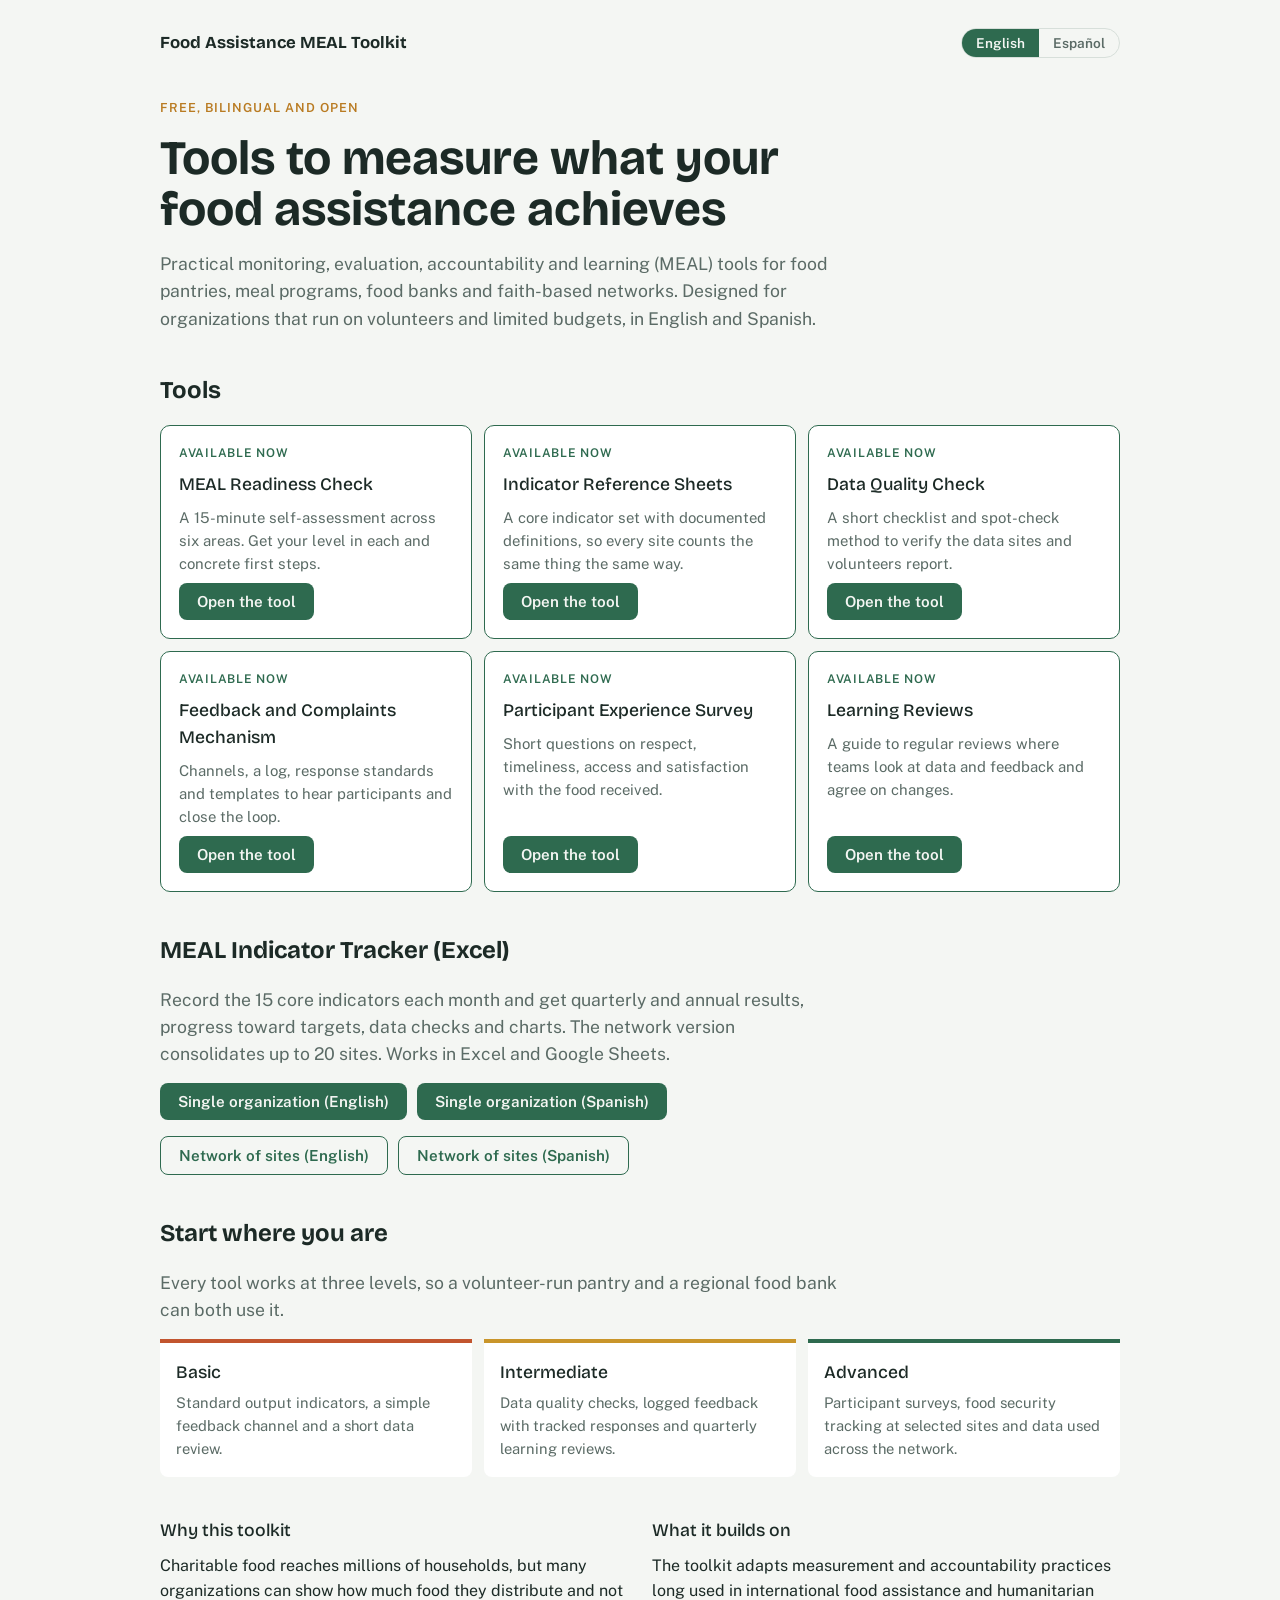
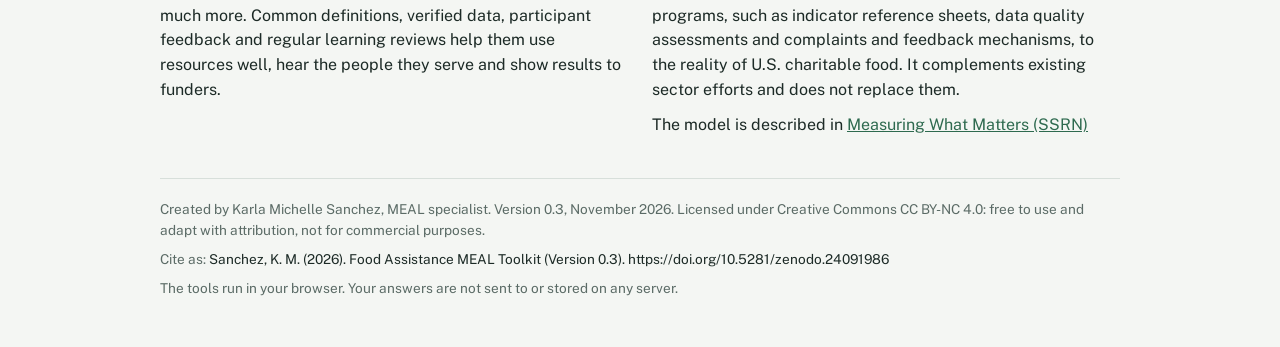
<file: index.html>
<!doctype html>
<html lang="en">
<head>
<meta charset="utf-8">
<meta name="viewport" content="width=device-width, initial-scale=1, viewport-fit=cover">
<title>Food Assistance MEAL Toolkit</title>
<meta name="description" content="Free, bilingual tools for monitoring, evaluation, accountability and learning (MEAL) in food pantries, meal programs, food banks and faith-based networks.">
<meta name="author" content="Karla Michelle Sanchez">
<meta name="claude:viewport-fit-sides" content="cover">
<link rel="preconnect" href="https://fonts.googleapis.com">
<link rel="stylesheet" href="https://fonts.googleapis.com/css2?family=Bricolage+Grotesque:opsz,wght@12..96,500;12..96,700&family=Public+Sans:wght@400;500;600&display=swap">
<style>
body{margin:0}[hidden]{display:none!important}img{max-width:100%}
/* Layout: a toolkit shelf. Intro, then the modules as a grid of tool cards, then how the tiers work, then authorship. */
:root{
  --bg:#f4f6f3; --surface:#ffffff; --fg:#1c2a26; --muted:#5b6b66; --line:#d7dfda;
  --accent:#2e6a4f; --accent-soft:#e3efe8; --grain:#b97b22;
  --t1:#c2552f; --t2:#c9952a; --t3:#2e6a4f;
  --display:"Bricolage Grotesque", "Segoe UI", system-ui, sans-serif;
  --body:"Public Sans", "Segoe UI", system-ui, sans-serif;
}
@media (prefers-color-scheme: dark){:root:not([data-theme="light"]){
  --bg:#121a18; --surface:#1a2522; --fg:#e6ece9; --muted:#9aaba5; --line:#2c3a36;
  --accent:#6cc09a; --accent-soft:#1f352c; --grain:#e0a94e;
  --t1:#e07a55; --t2:#e2b453; --t3:#6cc09a; color-scheme:dark }}
:root[data-theme="dark"]{
  --bg:#121a18; --surface:#1a2522; --fg:#e6ece9; --muted:#9aaba5; --line:#2c3a36;
  --accent:#6cc09a; --accent-soft:#1f352c; --grain:#e0a94e;
  --t1:#e07a55; --t2:#e2b453; --t3:#6cc09a; color-scheme:dark }
body{background:var(--bg);color:var(--fg);font-family:var(--body);font-size:16px;line-height:1.55}
.wrap{max-width:960px;margin:0 auto;padding-block:28px 48px;
  padding-left:max(16px, env(safe-area-inset-left, 0px));padding-right:max(16px, env(safe-area-inset-right, 0px));
  display:flex;flex-direction:column;gap:40px}
header{display:flex;justify-content:space-between;align-items:center;gap:12px;flex-wrap:wrap}
.brand{font-family:var(--display);font-weight:700;font-size:1.05rem}
.lang{display:flex;border:1px solid var(--line);border-radius:999px;overflow:hidden}
.lang button{border:0;background:transparent;color:var(--muted);padding:6px 14px;font:600 .85rem var(--body);cursor:pointer}
.lang button[aria-pressed="true"]{background:var(--accent);color:var(--bg)}
:focus-visible{outline:3px solid var(--grain);outline-offset:2px}
h1{font-family:var(--display);font-weight:700;font-size:clamp(2rem,5.5vw,3rem);line-height:1.05;margin:0;text-wrap:balance;max-width:20ch}
h2{font-family:var(--display);font-weight:700;font-size:1.5rem;margin:0;text-wrap:balance}
h3{font-family:var(--display);font-weight:500;font-size:1.1rem;margin:0}
p{margin:0}
.hero{display:flex;flex-direction:column;gap:16px}
.lede{font-size:1.1rem;color:var(--muted);max-width:62ch}
.eyebrow{font-size:.78rem;font-weight:600;letter-spacing:.08em;text-transform:uppercase;color:var(--grain)}
section{display:flex;flex-direction:column;gap:16px}
.grid{display:grid;grid-template-columns:repeat(auto-fill,minmax(270px,1fr));gap:12px}
.tool{display:flex;flex-direction:column;gap:8px;padding:18px;border:1px solid var(--line);border-radius:10px;background:var(--bg);min-width:0}
.tool.live{background:var(--surface);border-color:var(--accent)}
.tool .status{font-size:.75rem;font-weight:600;letter-spacing:.06em;text-transform:uppercase;color:var(--muted)}
.tool.live .status{color:var(--accent)}
.tool p{font-size:.93rem;color:var(--muted)}
.tool .ws{font-size:.8rem;color:var(--grain);font-weight:600}
.btn{align-self:flex-start;margin-top:auto;font:600 .95rem var(--body);padding:10px 18px;border-radius:8px;background:var(--accent);color:var(--bg);text-decoration:none}
.tiers{display:grid;grid-template-columns:repeat(3,minmax(0,1fr));gap:12px}
.tier{padding:16px;border-top:4px solid;background:var(--surface);border-radius:0 0 8px 8px;display:flex;flex-direction:column;gap:6px}
.tier p{font-size:.92rem;color:var(--muted)}
.cols{display:grid;grid-template-columns:repeat(2,minmax(0,1fr));gap:24px}
.cols p{max-width:62ch}
footer{font-size:.85rem;color:var(--muted);display:flex;flex-direction:column;gap:8px;border-top:1px solid var(--line);padding-top:20px}
footer a,.cols a{color:var(--accent)}
cite{font-style:normal;user-select:all;color:var(--fg)}
@media (max-width:640px){.tiers,.cols{grid-template-columns:1fr}}
</style>
</head>
<body>
<div class="wrap">
  <header>
    <span class="brand">Food Assistance MEAL Toolkit</span>
    <div class="lang" role="group" aria-label="Language">
      <button id="lang-en" type="button">English</button>
      <button id="lang-es" type="button">Español</button>
    </div>
  </header>

  <div class="hero">
    <p class="eyebrow" data-t="kicker"></p>
    <h1 data-t="title"></h1>
    <p class="lede" data-t="lede"></p>
  </div>

  <section>
    <h2 data-t="toolsH"></h2>
    <div class="grid" id="tools"></div>
  </section>

  <section>
    <h2 data-t="dlH"></h2>
    <p class="lede" data-t="dlP"></p>
    <div style="display:flex;gap:10px;flex-wrap:wrap">
      <a class="btn" href="tools/MEAL-Indicator-Tracker-EN.xlsx" style="margin-top:0" data-t="dlSingleEn"></a>
      <a class="btn" href="tools/MEAL-Indicator-Tracker-ES.xlsx" style="margin-top:0" data-t="dlSingleEs"></a>
    </div>
    <div style="display:flex;gap:10px;flex-wrap:wrap">
      <a class="btn" href="tools/MEAL-Indicator-Tracker-Network-EN.xlsx" style="margin-top:0;background:transparent;color:var(--accent);border:1px solid var(--accent)" data-t="dlNetEn"></a>
      <a class="btn" href="tools/MEAL-Indicator-Tracker-Network-ES.xlsx" style="margin-top:0;background:transparent;color:var(--accent);border:1px solid var(--accent)" data-t="dlNetEs"></a>
    </div>
  </section>

  <section>
    <h2 data-t="tiersH"></h2>
    <p class="lede" data-t="tiersP"></p>
    <div class="tiers" id="tiers"></div>
  </section>

  <section class="cols">
    <div style="display:flex;flex-direction:column;gap:10px">
      <h3 data-t="whyH"></h3>
      <p data-t="whyP"></p>
    </div>
    <div style="display:flex;flex-direction:column;gap:10px">
      <h3 data-t="buildH"></h3>
      <p data-t="buildP"></p>
      <p><span data-t="paper"></span> <a href="https://papers.ssrn.com/sol3/papers.cfm?abstract_id=7667399" target="_blank" rel="noopener">Measuring What Matters (SSRN)</a></p>
    </div>
  </section>

  <footer>
    <p data-t="credit"></p>
    <p><span data-t="citeas"></span> <cite>Sanchez, K. M. (2026). Food Assistance MEAL Toolkit (Version 0.3). https://doi.org/10.5281/zenodo.24091986</cite></p>
    <p data-t="privacy"></p>
  </footer>
</div>

<script>
const T={
 en:{kicker:"Free, bilingual and open",
  title:"Tools to measure what your food assistance achieves",
  lede:"Practical monitoring, evaluation, accountability and learning (MEAL) tools for food pantries, meal programs, food banks and faith-based networks. Designed for organizations that run on volunteers and limited budgets, in English and Spanish.",
  dlH:"MEAL Indicator Tracker (Excel)",dlP:"Record the 15 core indicators each month and get quarterly and annual results, progress toward targets, data checks and charts. The network version consolidates up to 20 sites. Works in Excel and Google Sheets.",dlSingleEn:"Single organization (English)",dlSingleEs:"Single organization (Spanish)",dlNetEn:"Network of sites (English)",dlNetEs:"Network of sites (Spanish)",
  toolsH:"Tools",live:"Available now",soon:"Coming soon",open:"Open the tool",
  tiersH:"Start where you are",
  tiersP:"Every tool works at three levels, so a volunteer-run pantry and a regional food bank can both use it.",
  whyH:"Why this toolkit",
  whyP:"Charitable food reaches millions of households, but many organizations can show how much food they distribute and not much more. Common definitions, verified data, participant feedback and regular learning reviews help them use resources well, hear the people they serve and show results to funders.",
  buildH:"What it builds on",
  buildP:"The toolkit adapts measurement and accountability practices long used in international food assistance and humanitarian programs, such as indicator reference sheets, data quality assessments and complaints and feedback mechanisms, to the reality of U.S. charitable food. It complements existing sector efforts and does not replace them.",
  paper:"The model is described in",
  credit:"Created by Karla Michelle Sanchez, MEAL specialist. Version 0.3, November 2026. Licensed under Creative Commons CC BY-NC 4.0: free to use and adapt with attribution, not for commercial purposes.",
  citeas:"Cite as:",
  privacy:"The tools run in your browser. Your answers are not sent to or stored on any server."},
 es:{kicker:"Gratis, bilingüe y abierto",
  title:"Herramientas para medir lo que logra su asistencia alimentaria",
  lede:"Herramientas prácticas de monitoreo, evaluación, rendición de cuentas y aprendizaje (MEAL) para despensas, comedores, bancos de alimentos y redes de fe. Diseñadas para organizaciones que funcionan con voluntarios y presupuestos limitados, en inglés y español.",
  dlH:"Registro de Indicadores MEAL (Excel)",dlP:"Registre los 15 indicadores básicos cada mes y obtenga resultados trimestrales y anuales, avance hacia las metas, verificaciones de datos y gráficos. La versión de red consolida hasta 20 sitios. Funciona en Excel y Google Sheets.",dlSingleEn:"Una organización (inglés)",dlSingleEs:"Una organización (español)",dlNetEn:"Red de sitios (inglés)",dlNetEs:"Red de sitios (español)",
  toolsH:"Herramientas",live:"Disponible",soon:"Próximamente",open:"Abrir la herramienta",
  tiersH:"Empiece donde está",
  tiersP:"Cada herramienta funciona en tres niveles, para que tanto una despensa de voluntarios como un banco de alimentos regional puedan usarla.",
  whyH:"Por qué este toolkit",
  whyP:"La asistencia alimentaria caritativa llega a millones de hogares, pero muchas organizaciones solo pueden mostrar cuánta comida distribuyen. Definiciones comunes, datos verificados, retroalimentación de los participantes y revisiones periódicas les ayudan a usar bien los recursos, escuchar a las personas que atienden y mostrar resultados a sus donantes.",
  buildH:"En qué se basa",
  buildP:"El toolkit adapta prácticas de medición y rendición de cuentas usadas por años en la asistencia alimentaria internacional y los programas humanitarios, como las fichas de indicadores, las evaluaciones de calidad de datos y los mecanismos de quejas y retroalimentación, a la realidad de la asistencia alimentaria caritativa en EE.UU. Complementa los esfuerzos existentes del sector y no los reemplaza.",
  paper:"El modelo se describe en",
  credit:"Creado por Karla Michelle Sanchez, especialista MEAL. Versión 0.3, noviembre 2026. Licencia Creative Commons CC BY-NC 4.0: puede usarse y adaptarse citando a la autora, sin fines comerciales.",
  citeas:"Cítese como:",
  privacy:"Las herramientas funcionan en su navegador. Sus respuestas no se envían ni se guardan en ningún servidor."}
};
const TOOLS=[
 {live:true,href:"self-assessment.html",en:["MEAL Readiness Check","A 15-minute self-assessment across six areas. Get your level in each and concrete first steps."],es:["Diagnóstico de Capacidad MEAL","Autoevaluación de 15 minutos en seis áreas. Obtenga su nivel en cada una y primeros pasos concretos."]},
 {live:true,href:"indicators.html",en:["Indicator Reference Sheets","A core indicator set with documented definitions, so every site counts the same thing the same way."],es:["Fichas de Indicadores","Un conjunto básico de indicadores con definiciones documentadas, para que todos los sitios cuenten lo mismo de la misma forma."]},
 {live:true,href:"data-quality.html",en:["Data Quality Check","A short checklist and spot-check method to verify the data sites and volunteers report."],es:["Verificación de Calidad de Datos","Una lista corta y un método de verificación por muestreo de los datos que reportan sitios y voluntarios."]},
 {live:true,href:"feedback.html",en:["Feedback and Complaints Mechanism","Channels, a log, response standards and templates to hear participants and close the loop."],es:["Mecanismo de Quejas y Retroalimentación","Canales, registro, tiempos de respuesta y plantillas para escuchar a los participantes y cerrar el ciclo."]},
 {live:true,href:"survey.html",en:["Participant Experience Survey","Short questions on respect, timeliness, access and satisfaction with the food received."],es:["Encuesta de Experiencia de Participantes","Preguntas cortas sobre trato digno, puntualidad, acceso y satisfacción con los alimentos recibidos."]},
 {live:true,href:"learning-reviews.html",en:["Learning Reviews","A guide to regular reviews where teams look at data and feedback and agree on changes."],es:["Revisiones de Aprendizaje","Una guía para revisiones periódicas donde los equipos analizan datos y opiniones y acuerdan cambios."]}
];
const TIERS={en:[["Basic","Standard output indicators, a simple feedback channel and a short data review."],["Intermediate","Data quality checks, logged feedback with tracked responses and quarterly learning reviews."],["Advanced","Participant surveys, food security tracking at selected sites and data used across the network."]],
 es:[["Básico","Indicadores de producto estándar, un canal sencillo de opinión y una revisión corta de datos."],["Intermedio","Verificación de calidad de datos, opiniones registradas con seguimiento y revisiones trimestrales."],["Avanzado","Encuestas a participantes, seguimiento de seguridad alimentaria en sitios seleccionados y datos usados en toda la red."]]};
const COLORS=["var(--t1)","var(--t2)","var(--t3)"];
let lang="en";
try{const l=localStorage.getItem("fam-lang");if(l==="en"||l==="es")lang=l;}catch(e){}
const esc=s=>String(s).replace(/[&<>"]/g,c=>({"&":"&amp;","<":"&lt;",">":"&gt;",'"':"&quot;"}[c]));
function render(){
  document.documentElement.lang=lang;
  document.querySelectorAll("[data-t]").forEach(el=>el.textContent=T[lang][el.dataset.t]);
  document.getElementById("lang-en").setAttribute("aria-pressed",lang==="en");
  document.getElementById("lang-es").setAttribute("aria-pressed",lang==="es");
  document.getElementById("tools").innerHTML=TOOLS.map((t,i)=>`<article class="tool ${t.live?"live":""}">
    <span class="status">${t.live?T[lang].live:T[lang].soon}</span>
    <h3>${esc(t[lang][0])}</h3><p>${esc(t[lang][1])}</p>
    ${t.live?`<a class="btn" href="${t.href}">${T[lang].open}</a>`:""}</article>`).join("");
  document.getElementById("tiers").innerHTML=TIERS[lang].map((t,i)=>`<div class="tier" style="border-top-color:${COLORS[i]}"><h3>${t[0]}</h3><p>${t[1]}</p></div>`).join("");
}
function setLang(l){lang=l;try{localStorage.setItem("fam-lang",l);}catch(e){}render();}
document.getElementById("lang-en").onclick=()=>setLang("en");
document.getElementById("lang-es").onclick=()=>setLang("es");
render();
</script>
</body>
</html>
</file>
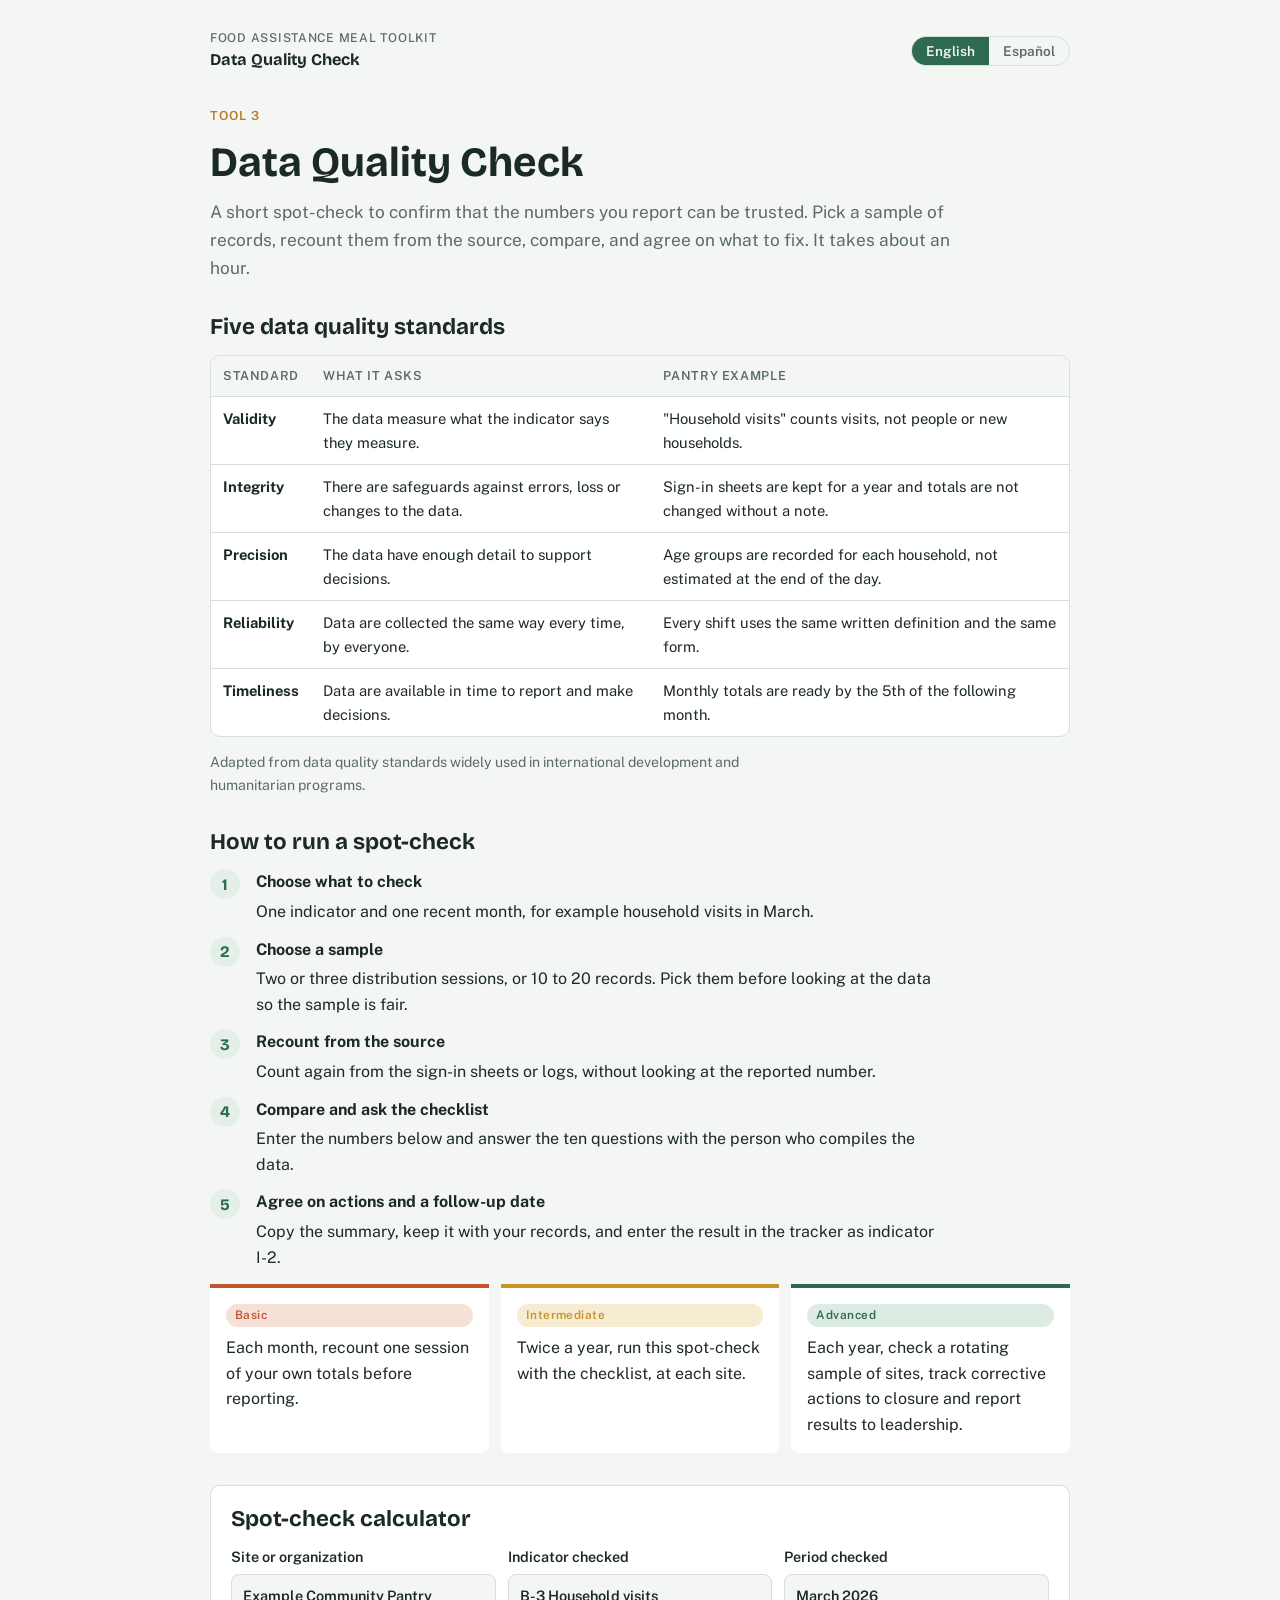
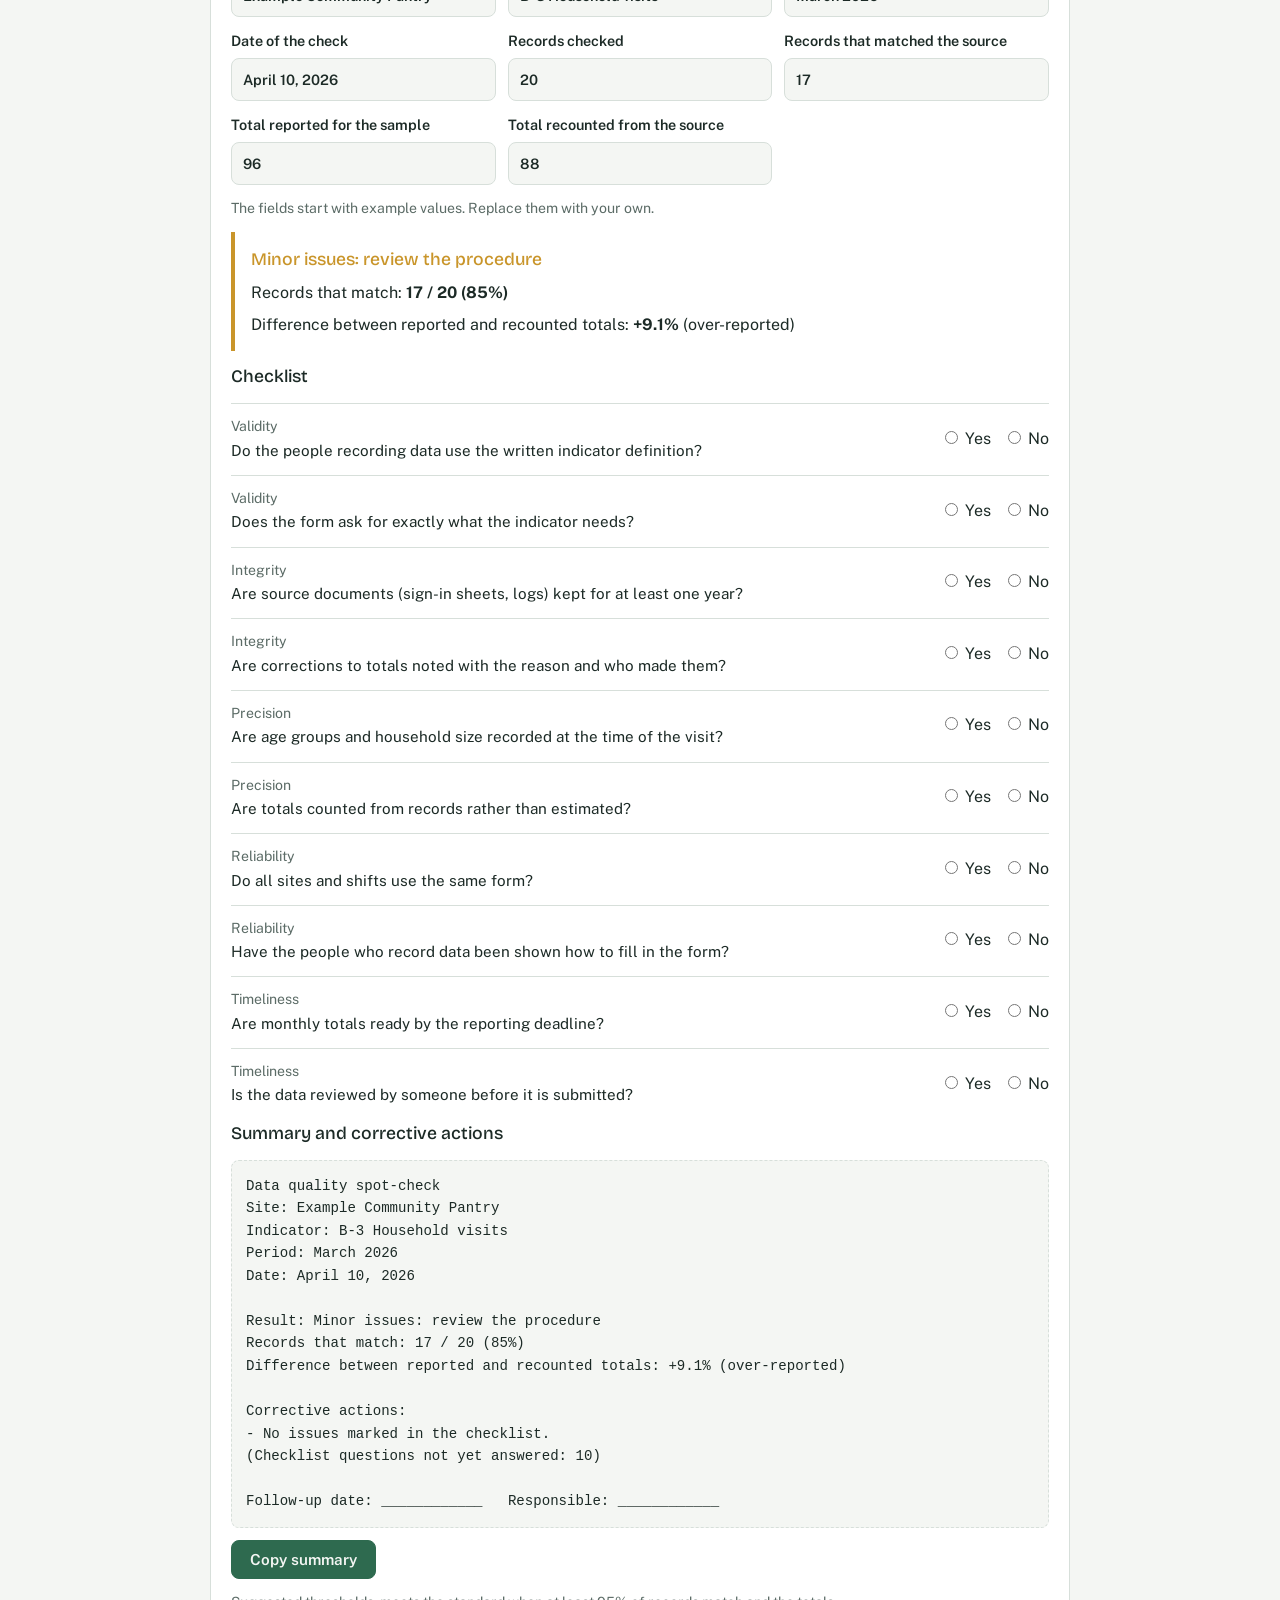
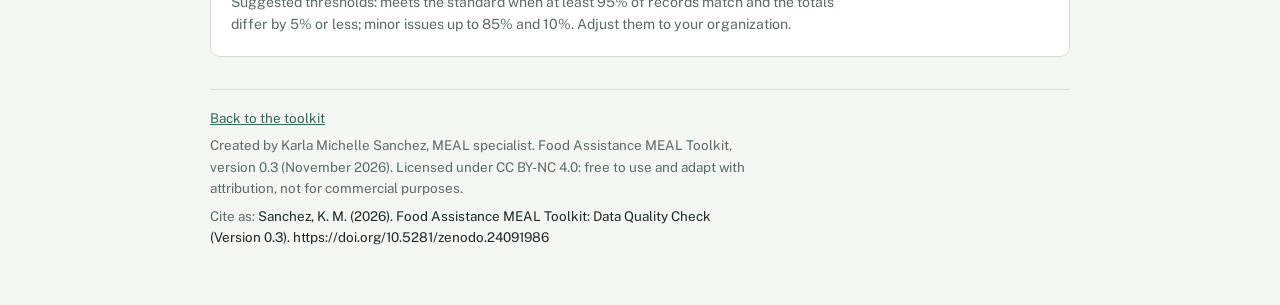
<file: data-quality.html>
<!doctype html>
<html lang="en" data-lang="en">
<head>
<meta charset="utf-8">
<meta name="viewport" content="width=device-width, initial-scale=1, viewport-fit=cover">
<title data-en="Data Quality Check" data-es="Verificación de Calidad de Datos">Data Quality Check</title>
<meta name="author" content="Karla Michelle Sanchez">
<meta name="claude:viewport-fit-sides" content="cover">
<link rel="preconnect" href="https://fonts.googleapis.com">
<link rel="stylesheet" href="https://fonts.googleapis.com/css2?family=Bricolage+Grotesque:opsz,wght@12..96,500;12..96,700&family=Public+Sans:wght@400;500;600&display=swap">
<link rel="stylesheet" href="assets/toolkit.css">
<script src="assets/toolkit.js"></script>
</head>
<body>
<div class="wrap">
  <header class="top">
    <a class="brand" href="index.html"><small>Food Assistance MEAL Toolkit</small><span class="en">Data Quality Check</span><span class="es">Verificación de Calidad de Datos</span></a>
    <div class="lang" role="group" aria-label="Language">
      <button id="lang-en" type="button">English</button>
      <button id="lang-es" type="button">Español</button>
    </div>
  </header>
  <main style="display:flex;flex-direction:column;gap:32px">

<div class="hero">
  <p class="eyebrow"><span class="en">Tool 3</span><span class="es">Herramienta 3</span></p>
  <h1><span class="en">Data Quality Check</span><span class="es">Verificación de Calidad de Datos</span></h1>
  <p class="lede"><span class="en">A short spot-check to confirm that the numbers you report can be trusted. Pick a sample of records, recount them from the source, compare, and agree on what to fix. It takes about an hour.</span><span class="es">Una verificación corta por muestreo para confirmar que se puede confiar en los números que reporta. Elija una muestra de registros, vuelva a contarlos desde la fuente, compare y acuerde qué corregir. Toma alrededor de una hora.</span></p>
</div>

<section>
  <h2><span class="en">Five data quality standards</span><span class="es">Cinco estándares de calidad de datos</span></h2>
  <div class="tablewrap"><table>
    <thead><tr><th><span class="en">Standard</span><span class="es">Estándar</span></th><th><span class="en">What it asks</span><span class="es">Qué pide</span></th><th><span class="en">Pantry example</span><span class="es">Ejemplo en una despensa</span></th></tr></thead>
    <tbody><tr><td><strong><span class="en">Validity</span><span class="es">Validez</span></strong></td><td><span class="en">The data measure what the indicator says they measure.</span><span class="es">Los datos miden lo que el indicador dice que mide.</span></td><td><span class="en">"Household visits" counts visits, not people or new households.</span><span class="es">"Visitas de hogares" cuenta visitas, no personas ni hogares nuevos.</span></td></tr><tr><td><strong><span class="en">Integrity</span><span class="es">Integridad</span></strong></td><td><span class="en">There are safeguards against errors, loss or changes to the data.</span><span class="es">Hay salvaguardas contra errores, pérdida o cambios en los datos.</span></td><td><span class="en">Sign-in sheets are kept for a year and totals are not changed without a note.</span><span class="es">Las hojas de firmas se guardan un año y los totales no se cambian sin una nota.</span></td></tr><tr><td><strong><span class="en">Precision</span><span class="es">Precisión</span></strong></td><td><span class="en">The data have enough detail to support decisions.</span><span class="es">Los datos tienen el detalle suficiente para decidir.</span></td><td><span class="en">Age groups are recorded for each household, not estimated at the end of the day.</span><span class="es">Los grupos de edad se registran por hogar, no se estiman al final del día.</span></td></tr><tr><td><strong><span class="en">Reliability</span><span class="es">Confiabilidad</span></strong></td><td><span class="en">Data are collected the same way every time, by everyone.</span><span class="es">Los datos se recolectan de la misma forma siempre y por todos.</span></td><td><span class="en">Every shift uses the same written definition and the same form.</span><span class="es">Todos los turnos usan la misma definición escrita y el mismo formulario.</span></td></tr><tr><td><strong><span class="en">Timeliness</span><span class="es">Puntualidad</span></strong></td><td><span class="en">Data are available in time to report and make decisions.</span><span class="es">Los datos están disponibles a tiempo para reportar y decidir.</span></td><td><span class="en">Monthly totals are ready by the 5th of the following month.</span><span class="es">Los totales mensuales están listos el día 5 del mes siguiente.</span></td></tr></tbody></table></div>
  <p class="note"><span class="en">Adapted from data quality standards widely used in international development and humanitarian programs.</span><span class="es">Adaptado de estándares de calidad de datos ampliamente usados en programas de desarrollo internacional y humanitarios.</span></p>
</section>

<section>
  <h2><span class="en">How to run a spot-check</span><span class="es">Cómo hacer una verificación</span></h2>
  <ol class="steps">
    <li><div><strong><span class="en">Choose what to check</span><span class="es">Elija qué verificar</span></strong><p><span class="en">One indicator and one recent month, for example household visits in March.</span><span class="es">Un indicador y un mes reciente, por ejemplo visitas de hogares en marzo.</span></p></div></li>
    <li><div><strong><span class="en">Choose a sample</span><span class="es">Elija una muestra</span></strong><p><span class="en">Two or three distribution sessions, or 10 to 20 records. Pick them before looking at the data so the sample is fair.</span><span class="es">Dos o tres sesiones de distribución, o 10 a 20 registros. Elíjalos antes de ver los datos para que la muestra sea justa.</span></p></div></li>
    <li><div><strong><span class="en">Recount from the source</span><span class="es">Vuelva a contar desde la fuente</span></strong><p><span class="en">Count again from the sign-in sheets or logs, without looking at the reported number.</span><span class="es">Cuente de nuevo desde las hojas de firmas o bitácoras, sin mirar el número reportado.</span></p></div></li>
    <li><div><strong><span class="en">Compare and ask the checklist</span><span class="es">Compare y responda la lista</span></strong><p><span class="en">Enter the numbers below and answer the ten questions with the person who compiles the data.</span><span class="es">Ingrese los números abajo y responda las diez preguntas con la persona que compila los datos.</span></p></div></li>
    <li><div><strong><span class="en">Agree on actions and a follow-up date</span><span class="es">Acuerde acciones y una fecha de seguimiento</span></strong><p><span class="en">Copy the summary, keep it with your records, and enter the result in the tracker as indicator I-2.</span><span class="es">Copie el resumen, guárdelo con sus registros y anote el resultado en el registro como indicador I-2.</span></p></div></li>
  </ol>
  <div class="tiers">
    <div class="tier b"><span class="chip b"><span class="en">Basic</span><span class="es">Básico</span></span><p><span class="en">Each month, recount one session of your own totals before reporting.</span><span class="es">Cada mes, vuelva a contar una sesión de sus propios totales antes de reportar.</span></p></div>
    <div class="tier i"><span class="chip i"><span class="en">Intermediate</span><span class="es">Intermedio</span></span><p><span class="en">Twice a year, run this spot-check with the checklist, at each site.</span><span class="es">Dos veces al año, haga esta verificación con la lista, en cada sitio.</span></p></div>
    <div class="tier a"><span class="chip a"><span class="en">Advanced</span><span class="es">Avanzado</span></span><p><span class="en">Each year, check a rotating sample of sites, track corrective actions to closure and report results to leadership.</span><span class="es">Cada año, verifique una muestra rotativa de sitios, dé seguimiento a las acciones hasta cerrarlas y reporte los resultados a la dirección.</span></p></div>
  </div>
</section>

<section class="panel no-print-break">
  <h2><span class="en">Spot-check calculator</span><span class="es">Calculadora de verificación</span></h2>
  <div class="grid2">
    <label class="f" for="site"><span class="en">Site or organization</span><span class="es">Sitio u organización</span><input type="text" id="site" value="Example Community Pantry"></label>
    <label class="f" for="ind"><span class="en">Indicator checked</span><span class="es">Indicador verificado</span><input type="text" id="ind" value="B-3 Household visits"></label>
    <label class="f" for="period"><span class="en">Period checked</span><span class="es">Período verificado</span><input type="text" id="period" value="March 2026"></label>
    <label class="f" for="date"><span class="en">Date of the check</span><span class="es">Fecha de la verificación</span><input type="text" id="date" value="April 10, 2026"></label>
    <label class="f" for="n"><span class="en">Records checked</span><span class="es">Registros verificados</span><input type="number" id="n" min="0" value="20"></label>
    <label class="f" for="m"><span class="en">Records that matched the source</span><span class="es">Registros que coinciden con la fuente</span><input type="number" id="m" min="0" value="17"></label>
    <label class="f" for="rep"><span class="en">Total reported for the sample</span><span class="es">Total reportado para la muestra</span><input type="number" id="rep" min="0" value="96"></label>
    <label class="f" for="ver"><span class="en">Total recounted from the source</span><span class="es">Total recontado desde la fuente</span><input type="number" id="ver" min="0" value="88"></label>
  </div>
  <p class="note"><span class="en">The fields start with example values. Replace them with your own.</span><span class="es">Los campos tienen valores de ejemplo. Reemplácelos con los suyos.</span></p>
  <div id="result" class="callout" aria-live="polite"></div>
  <h3><span class="en">Checklist</span><span class="es">Lista de verificación</span></h3>
  <div class="chk" role="radiogroup" aria-labelledby="cl0" style="display:grid;grid-template-columns:minmax(0,1fr) auto;gap:10px;align-items:center;border-top:1px solid var(--line);padding-top:10px">
  <p id="cl0" style="font-size:.95rem"><span class="note"><span class="en">Validity</span><span class="es">Validez</span></span><br><span class="en">Do the people recording data use the written indicator definition?</span><span class="es">¿Las personas que registran datos usan la definición escrita del indicador?</span></p>
  <div style="display:flex;gap:12px"><label for="c0y"><input type="radio" id="c0y" name="c0" value="1"> <span class="en">Yes</span><span class="es">Sí</span></label><label for="c0n"><input type="radio" id="c0n" name="c0" value="0"> <span class="en">No</span><span class="es">No</span></label></div>
</div><div class="chk" role="radiogroup" aria-labelledby="cl1" style="display:grid;grid-template-columns:minmax(0,1fr) auto;gap:10px;align-items:center;border-top:1px solid var(--line);padding-top:10px">
  <p id="cl1" style="font-size:.95rem"><span class="note"><span class="en">Validity</span><span class="es">Validez</span></span><br><span class="en">Does the form ask for exactly what the indicator needs?</span><span class="es">¿El formulario pide exactamente lo que el indicador necesita?</span></p>
  <div style="display:flex;gap:12px"><label for="c1y"><input type="radio" id="c1y" name="c1" value="1"> <span class="en">Yes</span><span class="es">Sí</span></label><label for="c1n"><input type="radio" id="c1n" name="c1" value="0"> <span class="en">No</span><span class="es">No</span></label></div>
</div><div class="chk" role="radiogroup" aria-labelledby="cl2" style="display:grid;grid-template-columns:minmax(0,1fr) auto;gap:10px;align-items:center;border-top:1px solid var(--line);padding-top:10px">
  <p id="cl2" style="font-size:.95rem"><span class="note"><span class="en">Integrity</span><span class="es">Integridad</span></span><br><span class="en">Are source documents (sign-in sheets, logs) kept for at least one year?</span><span class="es">¿Se guardan los documentos fuente (hojas de firmas, bitácoras) al menos un año?</span></p>
  <div style="display:flex;gap:12px"><label for="c2y"><input type="radio" id="c2y" name="c2" value="1"> <span class="en">Yes</span><span class="es">Sí</span></label><label for="c2n"><input type="radio" id="c2n" name="c2" value="0"> <span class="en">No</span><span class="es">No</span></label></div>
</div><div class="chk" role="radiogroup" aria-labelledby="cl3" style="display:grid;grid-template-columns:minmax(0,1fr) auto;gap:10px;align-items:center;border-top:1px solid var(--line);padding-top:10px">
  <p id="cl3" style="font-size:.95rem"><span class="note"><span class="en">Integrity</span><span class="es">Integridad</span></span><br><span class="en">Are corrections to totals noted with the reason and who made them?</span><span class="es">¿Las correcciones a los totales se anotan con el motivo y quién las hizo?</span></p>
  <div style="display:flex;gap:12px"><label for="c3y"><input type="radio" id="c3y" name="c3" value="1"> <span class="en">Yes</span><span class="es">Sí</span></label><label for="c3n"><input type="radio" id="c3n" name="c3" value="0"> <span class="en">No</span><span class="es">No</span></label></div>
</div><div class="chk" role="radiogroup" aria-labelledby="cl4" style="display:grid;grid-template-columns:minmax(0,1fr) auto;gap:10px;align-items:center;border-top:1px solid var(--line);padding-top:10px">
  <p id="cl4" style="font-size:.95rem"><span class="note"><span class="en">Precision</span><span class="es">Precisión</span></span><br><span class="en">Are age groups and household size recorded at the time of the visit?</span><span class="es">¿Los grupos de edad y el tamaño del hogar se registran en el momento de la visita?</span></p>
  <div style="display:flex;gap:12px"><label for="c4y"><input type="radio" id="c4y" name="c4" value="1"> <span class="en">Yes</span><span class="es">Sí</span></label><label for="c4n"><input type="radio" id="c4n" name="c4" value="0"> <span class="en">No</span><span class="es">No</span></label></div>
</div><div class="chk" role="radiogroup" aria-labelledby="cl5" style="display:grid;grid-template-columns:minmax(0,1fr) auto;gap:10px;align-items:center;border-top:1px solid var(--line);padding-top:10px">
  <p id="cl5" style="font-size:.95rem"><span class="note"><span class="en">Precision</span><span class="es">Precisión</span></span><br><span class="en">Are totals counted from records rather than estimated?</span><span class="es">¿Los totales se cuentan desde los registros y no se estiman?</span></p>
  <div style="display:flex;gap:12px"><label for="c5y"><input type="radio" id="c5y" name="c5" value="1"> <span class="en">Yes</span><span class="es">Sí</span></label><label for="c5n"><input type="radio" id="c5n" name="c5" value="0"> <span class="en">No</span><span class="es">No</span></label></div>
</div><div class="chk" role="radiogroup" aria-labelledby="cl6" style="display:grid;grid-template-columns:minmax(0,1fr) auto;gap:10px;align-items:center;border-top:1px solid var(--line);padding-top:10px">
  <p id="cl6" style="font-size:.95rem"><span class="note"><span class="en">Reliability</span><span class="es">Confiabilidad</span></span><br><span class="en">Do all sites and shifts use the same form?</span><span class="es">¿Todos los sitios y turnos usan el mismo formulario?</span></p>
  <div style="display:flex;gap:12px"><label for="c6y"><input type="radio" id="c6y" name="c6" value="1"> <span class="en">Yes</span><span class="es">Sí</span></label><label for="c6n"><input type="radio" id="c6n" name="c6" value="0"> <span class="en">No</span><span class="es">No</span></label></div>
</div><div class="chk" role="radiogroup" aria-labelledby="cl7" style="display:grid;grid-template-columns:minmax(0,1fr) auto;gap:10px;align-items:center;border-top:1px solid var(--line);padding-top:10px">
  <p id="cl7" style="font-size:.95rem"><span class="note"><span class="en">Reliability</span><span class="es">Confiabilidad</span></span><br><span class="en">Have the people who record data been shown how to fill in the form?</span><span class="es">¿Se ha enseñado a quienes registran datos cómo llenar el formulario?</span></p>
  <div style="display:flex;gap:12px"><label for="c7y"><input type="radio" id="c7y" name="c7" value="1"> <span class="en">Yes</span><span class="es">Sí</span></label><label for="c7n"><input type="radio" id="c7n" name="c7" value="0"> <span class="en">No</span><span class="es">No</span></label></div>
</div><div class="chk" role="radiogroup" aria-labelledby="cl8" style="display:grid;grid-template-columns:minmax(0,1fr) auto;gap:10px;align-items:center;border-top:1px solid var(--line);padding-top:10px">
  <p id="cl8" style="font-size:.95rem"><span class="note"><span class="en">Timeliness</span><span class="es">Puntualidad</span></span><br><span class="en">Are monthly totals ready by the reporting deadline?</span><span class="es">¿Los totales mensuales están listos para la fecha de reporte?</span></p>
  <div style="display:flex;gap:12px"><label for="c8y"><input type="radio" id="c8y" name="c8" value="1"> <span class="en">Yes</span><span class="es">Sí</span></label><label for="c8n"><input type="radio" id="c8n" name="c8" value="0"> <span class="en">No</span><span class="es">No</span></label></div>
</div><div class="chk" role="radiogroup" aria-labelledby="cl9" style="display:grid;grid-template-columns:minmax(0,1fr) auto;gap:10px;align-items:center;border-top:1px solid var(--line);padding-top:10px">
  <p id="cl9" style="font-size:.95rem"><span class="note"><span class="en">Timeliness</span><span class="es">Puntualidad</span></span><br><span class="en">Is the data reviewed by someone before it is submitted?</span><span class="es">¿Alguien revisa los datos antes de enviarlos?</span></p>
  <div style="display:flex;gap:12px"><label for="c9y"><input type="radio" id="c9y" name="c9" value="1"> <span class="en">Yes</span><span class="es">Sí</span></label><label for="c9n"><input type="radio" id="c9n" name="c9" value="0"> <span class="en">No</span><span class="es">No</span></label></div>
</div>
  <h3><span class="en">Summary and corrective actions</span><span class="es">Resumen y acciones correctivas</span></h3>
  <div id="summary" class="template"></div>
  <div class="actions no-print"><button class="btn" id="copy" type="button"><span class="en">Copy summary</span><span class="es">Copiar resumen</span></button><span class="note" id="copymsg" role="status"></span></div>
  <p class="note"><span class="en">Suggested thresholds: meets the standard when at least 95% of records match and the totals differ by 5% or less; minor issues up to 85% and 10%. Adjust them to your organization.</span><span class="es">Umbrales sugeridos: cumple el estándar cuando al menos 95% de los registros coinciden y los totales difieren 5% o menos; problemas menores hasta 85% y 10%. Ajústelos a su organización.</span></p>
</section>

  </main>
  <footer>
    <p><span class="en"><a href="index.html">Back to the toolkit</a></span><span class="es"><a href="index.html">Volver al toolkit</a></span></p>
    <p><span class="en">Created by Karla Michelle Sanchez, MEAL specialist. Food Assistance MEAL Toolkit, version 0.3 (November 2026). Licensed under CC BY-NC 4.0: free to use and adapt with attribution, not for commercial purposes.</span><span class="es">Creado por Karla Michelle Sanchez, especialista MEAL. Food Assistance MEAL Toolkit, versión 0.3 (noviembre 2026). Licencia CC BY-NC 4.0: puede usarse y adaptarse citando a la autora, sin fines comerciales.</span></p>
    <p><span class="en">Cite as:</span><span class="es">Cítese como:</span> <cite>Sanchez, K. M. (2026). Food Assistance MEAL Toolkit: Data Quality Check (Version 0.3). https://doi.org/10.5281/zenodo.24091986</cite></p>
  </footer>
</div>
<script>
var ACTS = [{"en": "Share the reference sheet with every shift and review it in the next volunteer briefing.", "es": "Compartir la ficha con cada turno y repasarla en la próxima reunión de voluntarios.", "sen": "Validity", "ses": "Validez"}, {"en": "Adjust the sign-in sheet or intake form so it captures the indicator as defined.", "es": "Ajustar la hoja de firmas o el formulario para que capture el indicador como está definido.", "sen": "Validity", "ses": "Validez"}, {"en": "Set a storage place and a one-year retention rule for source documents.", "es": "Definir un lugar de archivo y una regla de conservación de un año para los documentos fuente.", "sen": "Integrity", "ses": "Integridad"}, {"en": "Add a corrections note to the monthly report: what changed, why and who changed it.", "es": "Agregar una nota de correcciones al reporte mensual: qué cambió, por qué y quién lo cambió.", "sen": "Integrity", "ses": "Integridad"}, {"en": "Add age-group columns to the sign-in sheet so volunteers record them at each visit.", "es": "Agregar columnas de edad a la hoja de firmas para que los voluntarios las anoten en cada visita.", "sen": "Precision", "ses": "Precisión"}, {"en": "Replace estimates with counts from sign-in sheets; if a count is not possible, mark the figure as an estimate.", "es": "Reemplazar estimaciones por conteos de las hojas de firmas; si no es posible, marcar la cifra como estimada.", "sen": "Precision", "ses": "Precisión"}, {"en": "Distribute one standard form and remove older versions.", "es": "Distribuir un formulario estándar y retirar las versiones anteriores.", "sen": "Reliability", "ses": "Confiabilidad"}, {"en": "Hold a 15-minute walkthrough of the form for new and current volunteers.", "es": "Hacer una explicación de 15 minutos del formulario para voluntarios nuevos y actuales.", "sen": "Reliability", "ses": "Confiabilidad"}, {"en": "Set an internal deadline a few days before the external one and name who compiles the data.", "es": "Fijar una fecha interna unos días antes de la externa y nombrar a quién compila los datos.", "sen": "Timeliness", "ses": "Puntualidad"}, {"en": "Name a reviewer who checks the monthly report against the sign-in sheets before submission.", "es": "Nombrar a una persona que revise el reporte mensual contra las hojas de firmas antes de enviarlo.", "sen": "Timeliness", "ses": "Puntualidad"}];
var L = {
 en:{match:"Records that match",diff:"Difference between reported and recounted totals",over:"over-reported",under:"under-reported",same:"no difference",
     ok:"Meets the standard",minor:"Minor issues: review the procedure",bad:"Needs corrective action",need:"Enter records checked and the two totals to see the result.",
     title:"Data quality spot-check",site:"Site",ind:"Indicator",period:"Period",date:"Date",result:"Result",issues:"Corrective actions",none:"No issues marked in the checklist.",
     pending:"Checklist questions not yet answered",follow:"Follow-up date: ____________   Responsible: ____________",copied:"Summary copied",fail:"Copy did not work. Select the text above instead."},
 es:{match:"Registros que coinciden",diff:"Diferencia entre el total reportado y el recontado",over:"sobrerreportado",under:"subrreportado",same:"sin diferencia",
     ok:"Cumple el estándar",minor:"Problemas menores: revisar el procedimiento",bad:"Requiere acción correctiva",need:"Ingrese los registros verificados y los dos totales para ver el resultado.",
     title:"Verificación de calidad de datos",site:"Sitio",ind:"Indicador",period:"Período",date:"Fecha",result:"Resultado",issues:"Acciones correctivas",none:"No se marcaron problemas en la lista.",
     pending:"Preguntas de la lista sin responder",follow:"Fecha de seguimiento: ____________   Responsable: ____________",copied:"Resumen copiado",fail:"No se pudo copiar. Seleccione el texto de arriba."}
};
function v(id){return document.getElementById(id).value;}
function num(id){var x=parseFloat(v(id));return isNaN(x)?null:x;}
function pct(x){return Math.round(x*100)+"%";}
function calc(){
  var t=L[window.FAM?FAM.lang():"en"], n=num("n"), m=num("m"), r=num("rep"), w=num("ver");
  var res=document.getElementById("result"), lines=[], verdict=null;
  if(!n||m===null||r===null||!w){res.innerHTML="<p>"+t.need+"</p>";}
  else{
    var rate=m/n, d=(r-w)/w, ad=Math.abs(d);
    verdict = (rate>=0.95&&ad<=0.05)?"ok":(rate>=0.85&&ad<=0.10)?"minor":"bad";
    var dir = d>0?t.over:d<0?t.under:t.same;
    var color = verdict==="ok"?"var(--t3)":verdict==="minor"?"var(--t2)":"var(--t1)";
    res.style.borderLeftColor=color;
    res.innerHTML="<h3 style='color:"+color+"'>"+t[verdict]+"</h3><p>"+t.match+": <strong>"+m+" / "+n+" ("+pct(rate)+")</strong></p><p>"+t.diff+": <strong>"+(d>0?"+":"")+Math.round(d*1000)/10+"%</strong> ("+dir+")</p>";
    lines.push(t.result+": "+t[verdict]);
    lines.push(t.match+": "+m+" / "+n+" ("+pct(rate)+")");
    lines.push(t.diff+": "+(d>0?"+":"")+Math.round(d*1000)/10+"% ("+dir+")");
  }
  var lang=window.FAM?FAM.lang():"en", issues=[], pending=0;
  ACTS.forEach(function(a,i){var c=document.querySelector('input[name="c'+i+'"]:checked'); if(!c)pending++; else if(c.value==="0")issues.push("- "+(lang==="en"?a.sen:a.ses)+": "+(lang==="en"?a.en:a.es));});
  var out=[t.title,t.site+": "+v("site"),t.ind+": "+v("ind"),t.period+": "+v("period"),t.date+": "+v("date"),""].concat(lines).concat(["",t.issues+":"]);
  out=out.concat(issues.length?issues:["- "+t.none]);
  if(pending)out.push("("+t.pending+": "+pending+")");
  out.push("",t.follow);
  document.getElementById("summary").textContent=out.join("\n");
}
document.addEventListener("input",calc);document.addEventListener("change",calc);document.addEventListener("langchange",calc);
document.getElementById("copy").addEventListener("click",function(){
  var t=L[FAM.lang()],msg=document.getElementById("copymsg"),txt=document.getElementById("summary").textContent;
  try{navigator.clipboard.writeText(txt).then(function(){msg.textContent=t.copied;},function(){msg.textContent=t.fail;});}catch(e){msg.textContent=t.fail;}
});
</script>
</body>
</html>
</file>
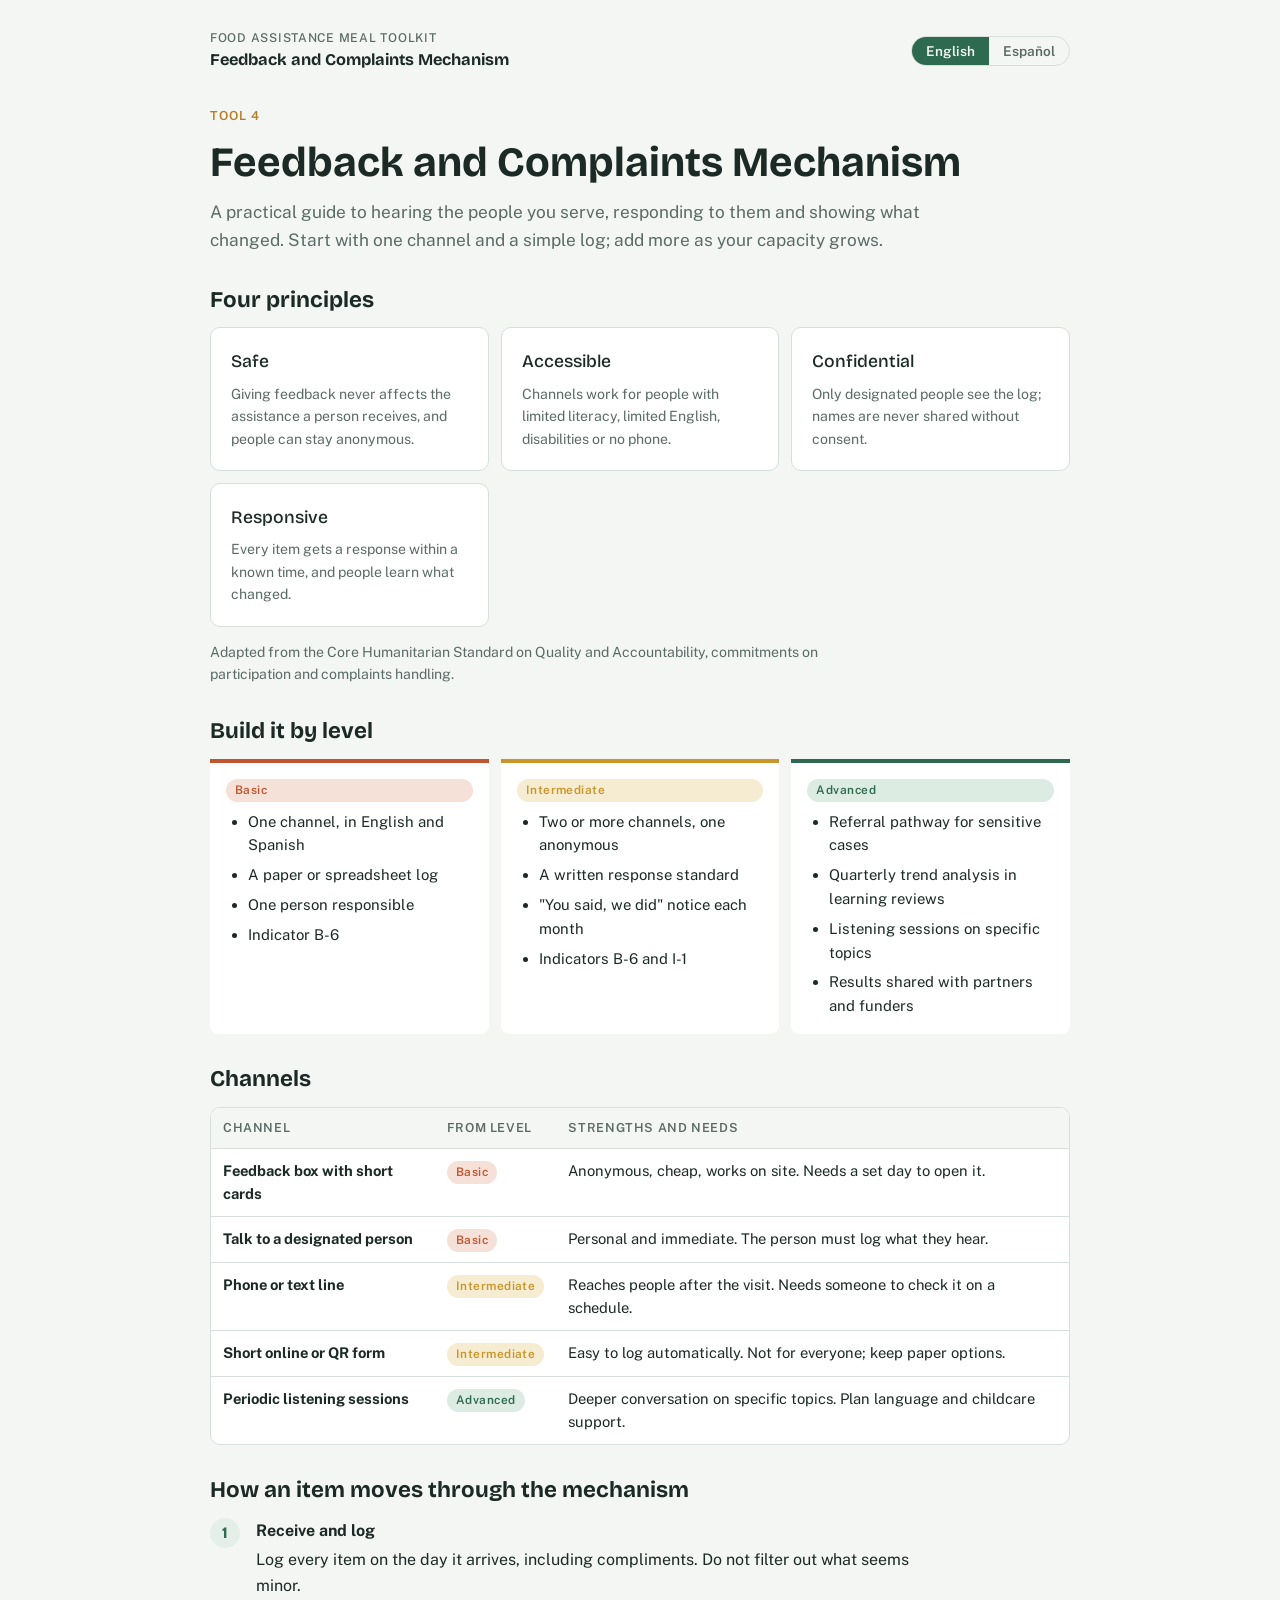
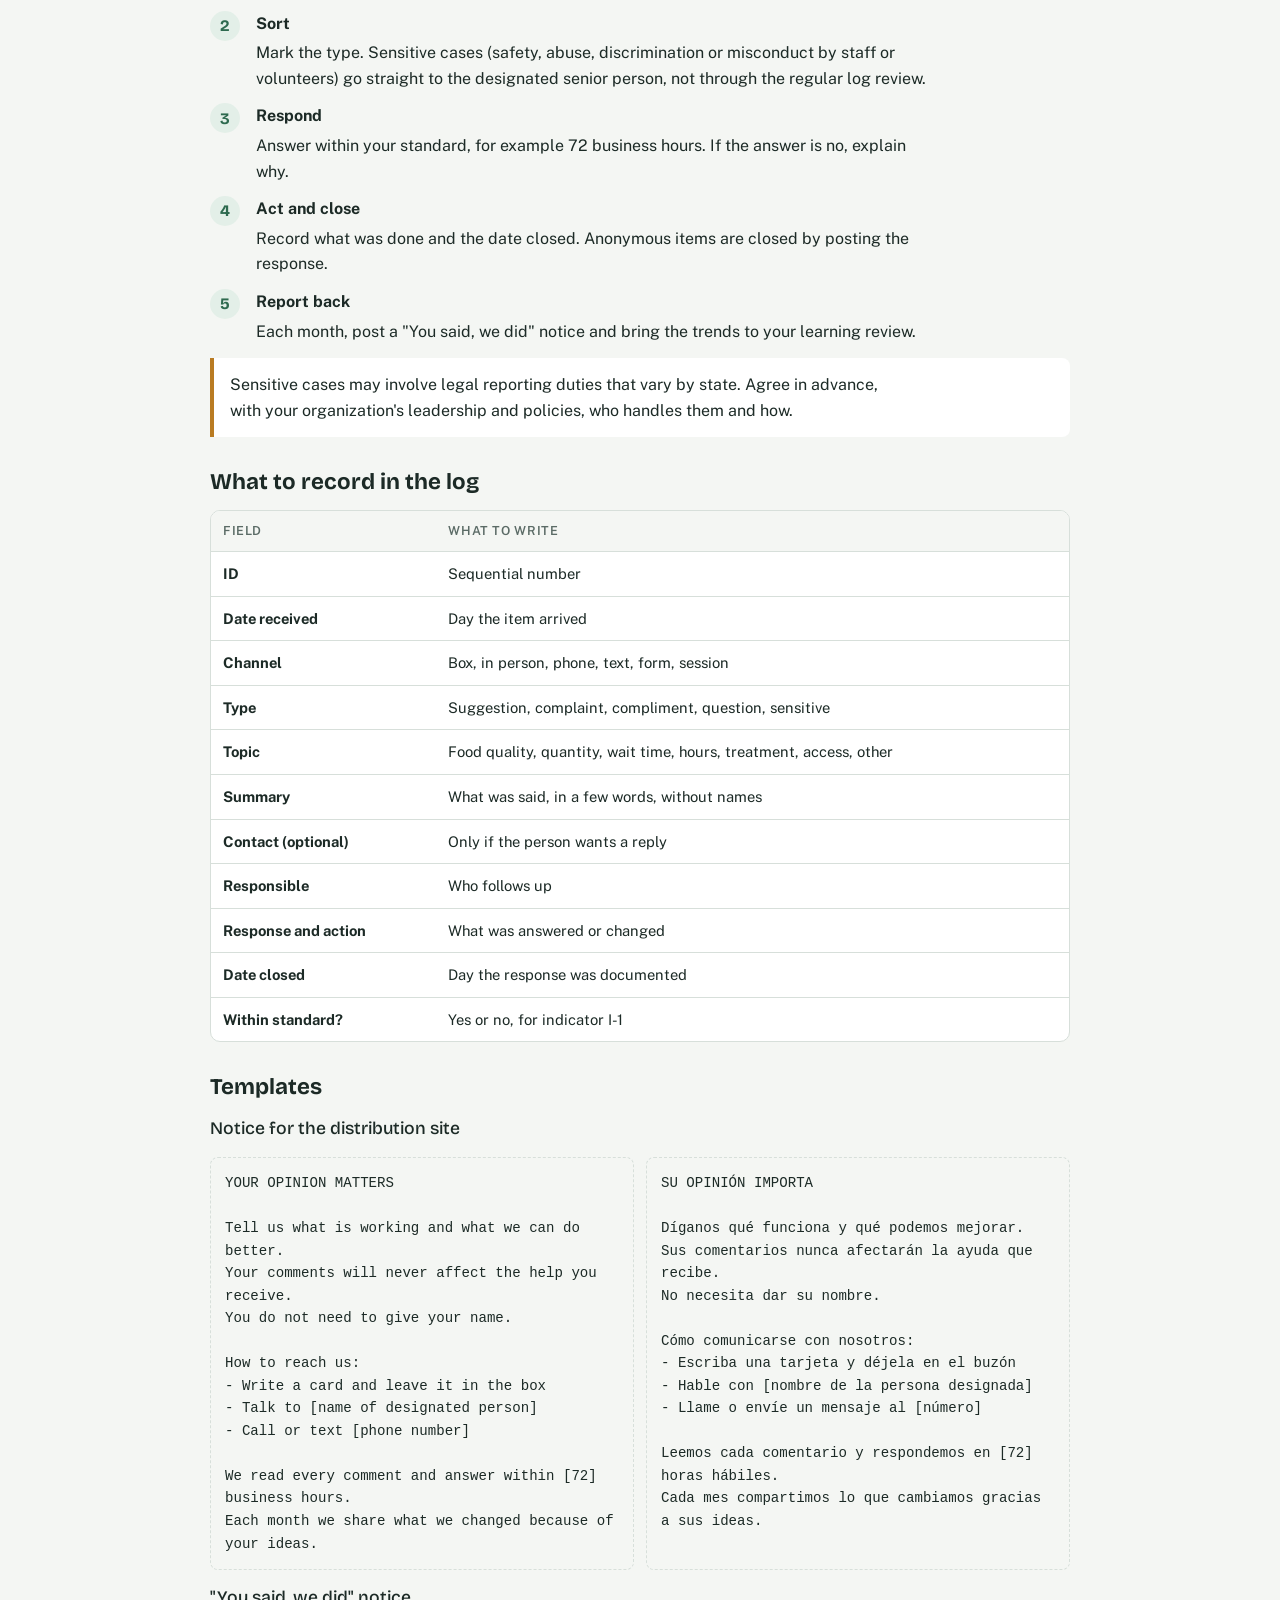
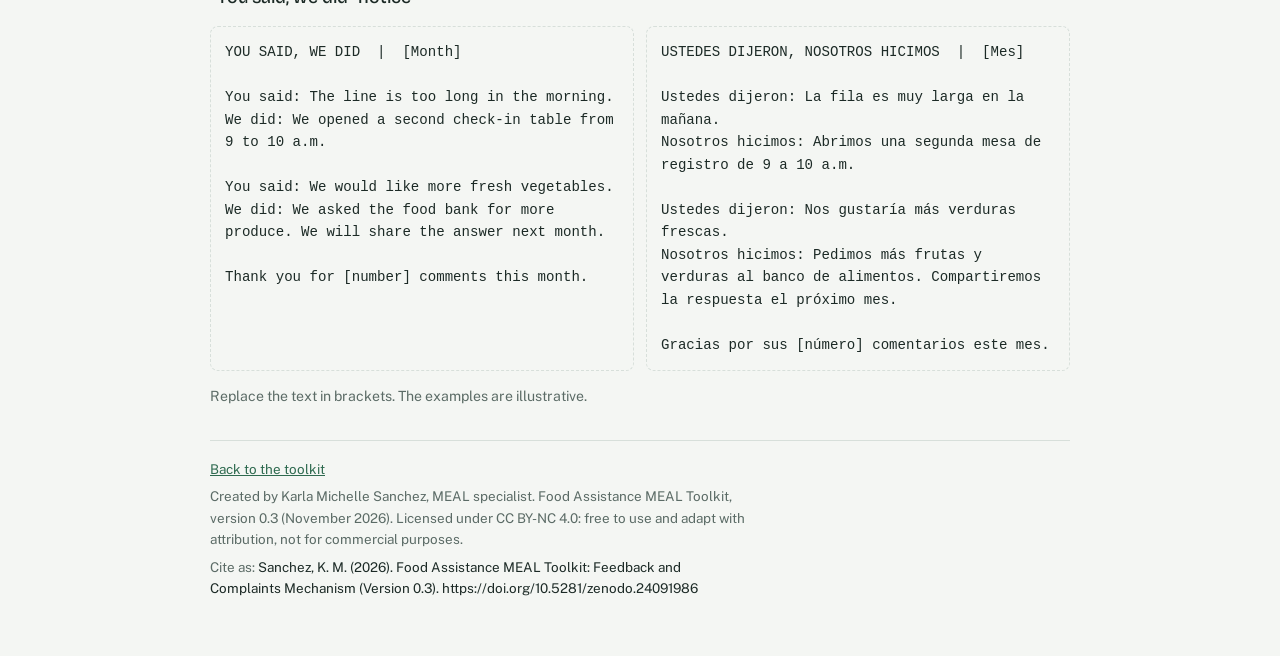
<file: feedback.html>
<!doctype html>
<html lang="en" data-lang="en">
<head>
<meta charset="utf-8">
<meta name="viewport" content="width=device-width, initial-scale=1, viewport-fit=cover">
<title data-en="Feedback and Complaints Mechanism" data-es="Mecanismo de Quejas y Retroalimentación">Feedback and Complaints Mechanism</title>
<meta name="author" content="Karla Michelle Sanchez">
<meta name="claude:viewport-fit-sides" content="cover">
<link rel="preconnect" href="https://fonts.googleapis.com">
<link rel="stylesheet" href="https://fonts.googleapis.com/css2?family=Bricolage+Grotesque:opsz,wght@12..96,500;12..96,700&family=Public+Sans:wght@400;500;600&display=swap">
<link rel="stylesheet" href="assets/toolkit.css">
<script src="assets/toolkit.js"></script>
</head>
<body>
<div class="wrap">
  <header class="top">
    <a class="brand" href="index.html"><small>Food Assistance MEAL Toolkit</small><span class="en">Feedback and Complaints Mechanism</span><span class="es">Mecanismo de Quejas y Retroalimentación</span></a>
    <div class="lang" role="group" aria-label="Language">
      <button id="lang-en" type="button">English</button>
      <button id="lang-es" type="button">Español</button>
    </div>
  </header>
  <main style="display:flex;flex-direction:column;gap:32px">

<div class="hero">
  <p class="eyebrow"><span class="en">Tool 4</span><span class="es">Herramienta 4</span></p>
  <h1><span class="en">Feedback and Complaints Mechanism</span><span class="es">Mecanismo de Quejas y Retroalimentación</span></h1>
  <p class="lede"><span class="en">A practical guide to hearing the people you serve, responding to them and showing what changed. Start with one channel and a simple log; add more as your capacity grows.</span><span class="es">Una guía práctica para escuchar a las personas que atiende, responderles y mostrar qué cambió. Empiece con un canal y un registro sencillo; agregue más a medida que crezca su capacidad.</span></p>
</div>

<section>
  <h2><span class="en">Four principles</span><span class="es">Cuatro principios</span></h2>
  <div class="grid2"><div class="panel" style="gap:6px"><h3><span class="en">Safe</span><span class="es">Seguro</span></h3><p class="note"><span class="en">Giving feedback never affects the assistance a person receives, and people can stay anonymous.</span><span class="es">Opinar nunca afecta la asistencia que recibe una persona, y se puede hacer de forma anónima.</span></p></div><div class="panel" style="gap:6px"><h3><span class="en">Accessible</span><span class="es">Accesible</span></h3><p class="note"><span class="en">Channels work for people with limited literacy, limited English, disabilities or no phone.</span><span class="es">Los canales funcionan para personas con poca lectoescritura, poco inglés, alguna discapacidad o sin teléfono.</span></p></div><div class="panel" style="gap:6px"><h3><span class="en">Confidential</span><span class="es">Confidencial</span></h3><p class="note"><span class="en">Only designated people see the log; names are never shared without consent.</span><span class="es">Solo personas designadas ven el registro; los nombres nunca se comparten sin consentimiento.</span></p></div><div class="panel" style="gap:6px"><h3><span class="en">Responsive</span><span class="es">Con respuesta</span></h3><p class="note"><span class="en">Every item gets a response within a known time, and people learn what changed.</span><span class="es">Cada caso recibe respuesta en un plazo conocido, y las personas saben qué cambió.</span></p></div></div>
  <p class="note"><span class="en">Adapted from the Core Humanitarian Standard on Quality and Accountability, commitments on participation and complaints handling.</span><span class="es">Adaptado de la Norma Humanitaria Esencial en materia de calidad y rendición de cuentas, compromisos sobre participación y gestión de quejas.</span></p>
</section>

<section>
  <h2><span class="en">Build it by level</span><span class="es">Constrúyalo por nivel</span></h2>
  <div class="tiers">
    <div class="tier b"><span class="chip b"><span class="en">Basic</span><span class="es">Básico</span></span><ul>
      <li><span class="en">One channel, in English and Spanish</span><span class="es">Un canal, en inglés y español</span></li>
      <li><span class="en">A paper or spreadsheet log</span><span class="es">Un registro en papel u hoja de cálculo</span></li>
      <li><span class="en">One person responsible</span><span class="es">Una persona responsable</span></li>
      <li><span class="en">Indicator B-6</span><span class="es">Indicador B-6</span></li></ul></div>
    <div class="tier i"><span class="chip i"><span class="en">Intermediate</span><span class="es">Intermedio</span></span><ul>
      <li><span class="en">Two or more channels, one anonymous</span><span class="es">Dos o más canales, uno anónimo</span></li>
      <li><span class="en">A written response standard</span><span class="es">Un plazo de respuesta escrito</span></li>
      <li><span class="en">"You said, we did" notice each month</span><span class="es">Aviso mensual "Ustedes dijeron, nosotros hicimos"</span></li>
      <li><span class="en">Indicators B-6 and I-1</span><span class="es">Indicadores B-6 e I-1</span></li></ul></div>
    <div class="tier a"><span class="chip a"><span class="en">Advanced</span><span class="es">Avanzado</span></span><ul>
      <li><span class="en">Referral pathway for sensitive cases</span><span class="es">Ruta de referencia para casos sensibles</span></li>
      <li><span class="en">Quarterly trend analysis in learning reviews</span><span class="es">Análisis trimestral de tendencias en las revisiones</span></li>
      <li><span class="en">Listening sessions on specific topics</span><span class="es">Sesiones de escucha sobre temas específicos</span></li>
      <li><span class="en">Results shared with partners and funders</span><span class="es">Resultados compartidos con aliados y donantes</span></li></ul></div>
  </div>
</section>

<section>
  <h2><span class="en">Channels</span><span class="es">Canales</span></h2>
  <div class="tablewrap"><table><thead><tr><th><span class="en">Channel</span><span class="es">Canal</span></th><th><span class="en">From level</span><span class="es">Desde el nivel</span></th><th><span class="en">Strengths and needs</span><span class="es">Fortalezas y requisitos</span></th></tr></thead><tbody><tr><td><strong><span class="en">Feedback box with short cards</span><span class="es">Buzón con tarjetas cortas</span></strong></td><td><span class="chip b"><span class="en">Basic</span><span class="es">Básico</span></span></td><td><span class="en">Anonymous, cheap, works on site. Needs a set day to open it.</span><span class="es">Anónimo, barato, funciona en el sitio. Requiere un día fijo para abrirlo.</span></td></tr><tr><td><strong><span class="en">Talk to a designated person</span><span class="es">Hablar con una persona designada</span></strong></td><td><span class="chip b"><span class="en">Basic</span><span class="es">Básico</span></span></td><td><span class="en">Personal and immediate. The person must log what they hear.</span><span class="es">Personal e inmediato. La persona debe registrar lo que escucha.</span></td></tr><tr><td><strong><span class="en">Phone or text line</span><span class="es">Línea de teléfono o mensajes</span></strong></td><td><span class="chip i"><span class="en">Intermediate</span><span class="es">Intermedio</span></span></td><td><span class="en">Reaches people after the visit. Needs someone to check it on a schedule.</span><span class="es">Llega a las personas después de la visita. Requiere que alguien la revise con horario.</span></td></tr><tr><td><strong><span class="en">Short online or QR form</span><span class="es">Formulario corto en línea o QR</span></strong></td><td><span class="chip i"><span class="en">Intermediate</span><span class="es">Intermedio</span></span></td><td><span class="en">Easy to log automatically. Not for everyone; keep paper options.</span><span class="es">Fácil de registrar automáticamente. No es para todos; mantenga opciones en papel.</span></td></tr><tr><td><strong><span class="en">Periodic listening sessions</span><span class="es">Sesiones periódicas de escucha</span></strong></td><td><span class="chip a"><span class="en">Advanced</span><span class="es">Avanzado</span></span></td><td><span class="en">Deeper conversation on specific topics. Plan language and childcare support.</span><span class="es">Conversación más profunda sobre temas específicos. Planifique apoyo de idioma y cuidado de niños.</span></td></tr></tbody></table></div>
</section>

<section>
  <h2><span class="en">How an item moves through the mechanism</span><span class="es">Cómo avanza un caso en el mecanismo</span></h2>
  <ol class="steps">
    <li><div><strong><span class="en">Receive and log</span><span class="es">Recibir y registrar</span></strong><p><span class="en">Log every item on the day it arrives, including compliments. Do not filter out what seems minor.</span><span class="es">Registre cada caso el día que llega, incluidas las felicitaciones. No descarte lo que parezca menor.</span></p></div></li>
    <li><div><strong><span class="en">Sort</span><span class="es">Clasificar</span></strong><p><span class="en">Mark the type. Sensitive cases (safety, abuse, discrimination or misconduct by staff or volunteers) go straight to the designated senior person, not through the regular log review.</span><span class="es">Marque el tipo. Los casos sensibles (seguridad, abuso, discriminación o mala conducta de personal o voluntarios) van directo a la persona designada de mayor responsabilidad, no a la revisión regular del registro.</span></p></div></li>
    <li><div><strong><span class="en">Respond</span><span class="es">Responder</span></strong><p><span class="en">Answer within your standard, for example 72 business hours. If the answer is no, explain why.</span><span class="es">Responda dentro de su plazo, por ejemplo 72 horas hábiles. Si la respuesta es no, explique por qué.</span></p></div></li>
    <li><div><strong><span class="en">Act and close</span><span class="es">Actuar y cerrar</span></strong><p><span class="en">Record what was done and the date closed. Anonymous items are closed by posting the response.</span><span class="es">Anote qué se hizo y la fecha de cierre. Los casos anónimos se cierran publicando la respuesta.</span></p></div></li>
    <li><div><strong><span class="en">Report back</span><span class="es">Informar</span></strong><p><span class="en">Each month, post a "You said, we did" notice and bring the trends to your learning review.</span><span class="es">Cada mes, publique el aviso "Ustedes dijeron, nosotros hicimos" y lleve las tendencias a su revisión de aprendizaje.</span></p></div></li>
  </ol>
  <div class="callout"><p><span class="en">Sensitive cases may involve legal reporting duties that vary by state. Agree in advance, with your organization's leadership and policies, who handles them and how.</span><span class="es">Los casos sensibles pueden implicar obligaciones legales de reporte que varían según el estado. Acuerde con anticipación, según la dirección y las políticas de su organización, quién los atiende y cómo.</span></p></div>
</section>

<section>
  <h2><span class="en">What to record in the log</span><span class="es">Qué anotar en el registro</span></h2>
  <div class="tablewrap"><table><thead><tr><th><span class="en">Field</span><span class="es">Campo</span></th><th><span class="en">What to write</span><span class="es">Qué escribir</span></th></tr></thead><tbody><tr><td><strong><span class="en">ID</span><span class="es">ID</span></strong></td><td><span class="en">Sequential number</span><span class="es">Número consecutivo</span></td></tr><tr><td><strong><span class="en">Date received</span><span class="es">Fecha de recepción</span></strong></td><td><span class="en">Day the item arrived</span><span class="es">Día en que llegó el caso</span></td></tr><tr><td><strong><span class="en">Channel</span><span class="es">Canal</span></strong></td><td><span class="en">Box, in person, phone, text, form, session</span><span class="es">Buzón, en persona, teléfono, mensaje, formulario, sesión</span></td></tr><tr><td><strong><span class="en">Type</span><span class="es">Tipo</span></strong></td><td><span class="en">Suggestion, complaint, compliment, question, sensitive</span><span class="es">Sugerencia, queja, felicitación, pregunta, sensible</span></td></tr><tr><td><strong><span class="en">Topic</span><span class="es">Tema</span></strong></td><td><span class="en">Food quality, quantity, wait time, hours, treatment, access, other</span><span class="es">Calidad, cantidad, tiempo de espera, horario, trato, acceso, otro</span></td></tr><tr><td><strong><span class="en">Summary</span><span class="es">Resumen</span></strong></td><td><span class="en">What was said, in a few words, without names</span><span class="es">Lo que se dijo, en pocas palabras, sin nombres</span></td></tr><tr><td><strong><span class="en">Contact (optional)</span><span class="es">Contacto (opcional)</span></strong></td><td><span class="en">Only if the person wants a reply</span><span class="es">Solo si la persona quiere respuesta</span></td></tr><tr><td><strong><span class="en">Responsible</span><span class="es">Responsable</span></strong></td><td><span class="en">Who follows up</span><span class="es">Quién da seguimiento</span></td></tr><tr><td><strong><span class="en">Response and action</span><span class="es">Respuesta y acción</span></strong></td><td><span class="en">What was answered or changed</span><span class="es">Qué se respondió o cambió</span></td></tr><tr><td><strong><span class="en">Date closed</span><span class="es">Fecha de cierre</span></strong></td><td><span class="en">Day the response was documented</span><span class="es">Día en que se documentó la respuesta</span></td></tr><tr><td><strong><span class="en">Within standard?</span><span class="es">¿Dentro del plazo?</span></strong></td><td><span class="en">Yes or no, for indicator I-1</span><span class="es">Sí o no, para el indicador I-1</span></td></tr></tbody></table></div>
</section>

<section>
  <h2><span class="en">Templates</span><span class="es">Plantillas</span></h2>
  <h3><span class="en">Notice for the distribution site</span><span class="es">Aviso para el sitio de distribución</span></h3>
  <div class="grid2"><div class="template">YOUR OPINION MATTERS

Tell us what is working and what we can do better.
Your comments will never affect the help you receive.
You do not need to give your name.

How to reach us:
- Write a card and leave it in the box
- Talk to [name of designated person]
- Call or text [phone number]

We read every comment and answer within [72] business hours.
Each month we share what we changed because of your ideas.</div><div class="template">SU OPINIÓN IMPORTA

Díganos qué funciona y qué podemos mejorar.
Sus comentarios nunca afectarán la ayuda que recibe.
No necesita dar su nombre.

Cómo comunicarse con nosotros:
- Escriba una tarjeta y déjela en el buzón
- Hable con [nombre de la persona designada]
- Llame o envíe un mensaje al [número]

Leemos cada comentario y respondemos en [72] horas hábiles.
Cada mes compartimos lo que cambiamos gracias a sus ideas.</div></div>
  <h3><span class="en">"You said, we did" notice</span><span class="es">Aviso "Ustedes dijeron, nosotros hicimos"</span></h3>
  <div class="grid2"><div class="template">YOU SAID, WE DID  |  [Month]

You said: The line is too long in the morning.
We did: We opened a second check-in table from 9 to 10 a.m.

You said: We would like more fresh vegetables.
We did: We asked the food bank for more produce. We will share the answer next month.

Thank you for [number] comments this month.</div><div class="template">USTEDES DIJERON, NOSOTROS HICIMOS  |  [Mes]

Ustedes dijeron: La fila es muy larga en la mañana.
Nosotros hicimos: Abrimos una segunda mesa de registro de 9 a 10 a.m.

Ustedes dijeron: Nos gustaría más verduras frescas.
Nosotros hicimos: Pedimos más frutas y verduras al banco de alimentos. Compartiremos la respuesta el próximo mes.

Gracias por sus [número] comentarios este mes.</div></div>
  <p class="note"><span class="en">Replace the text in brackets. The examples are illustrative.</span><span class="es">Reemplace el texto entre corchetes. Los ejemplos son ilustrativos.</span></p>
</section>

  </main>
  <footer>
    <p><span class="en"><a href="index.html">Back to the toolkit</a></span><span class="es"><a href="index.html">Volver al toolkit</a></span></p>
    <p><span class="en">Created by Karla Michelle Sanchez, MEAL specialist. Food Assistance MEAL Toolkit, version 0.3 (November 2026). Licensed under CC BY-NC 4.0: free to use and adapt with attribution, not for commercial purposes.</span><span class="es">Creado por Karla Michelle Sanchez, especialista MEAL. Food Assistance MEAL Toolkit, versión 0.3 (noviembre 2026). Licencia CC BY-NC 4.0: puede usarse y adaptarse citando a la autora, sin fines comerciales.</span></p>
    <p><span class="en">Cite as:</span><span class="es">Cítese como:</span> <cite>Sanchez, K. M. (2026). Food Assistance MEAL Toolkit: Feedback and Complaints Mechanism (Version 0.3). https://doi.org/10.5281/zenodo.24091986</cite></p>
  </footer>
</div>

</body>
</html>
</file>
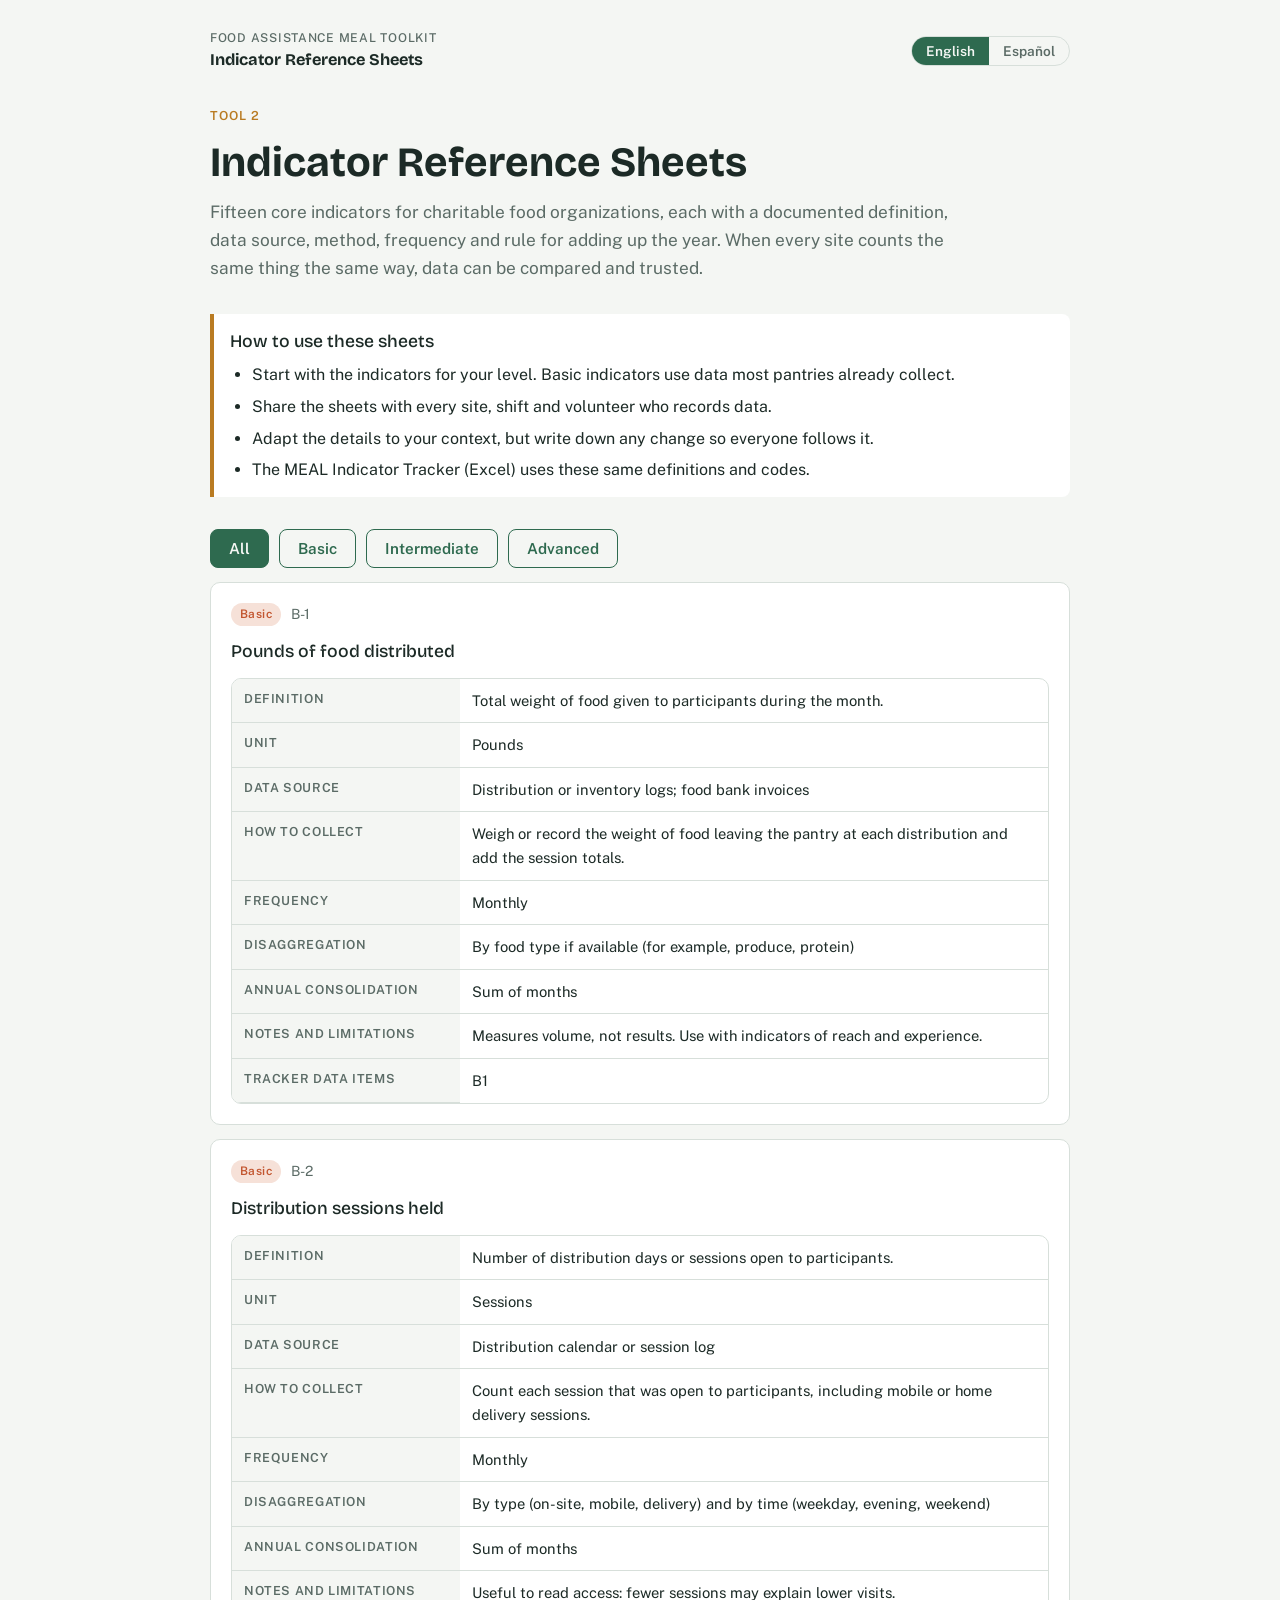
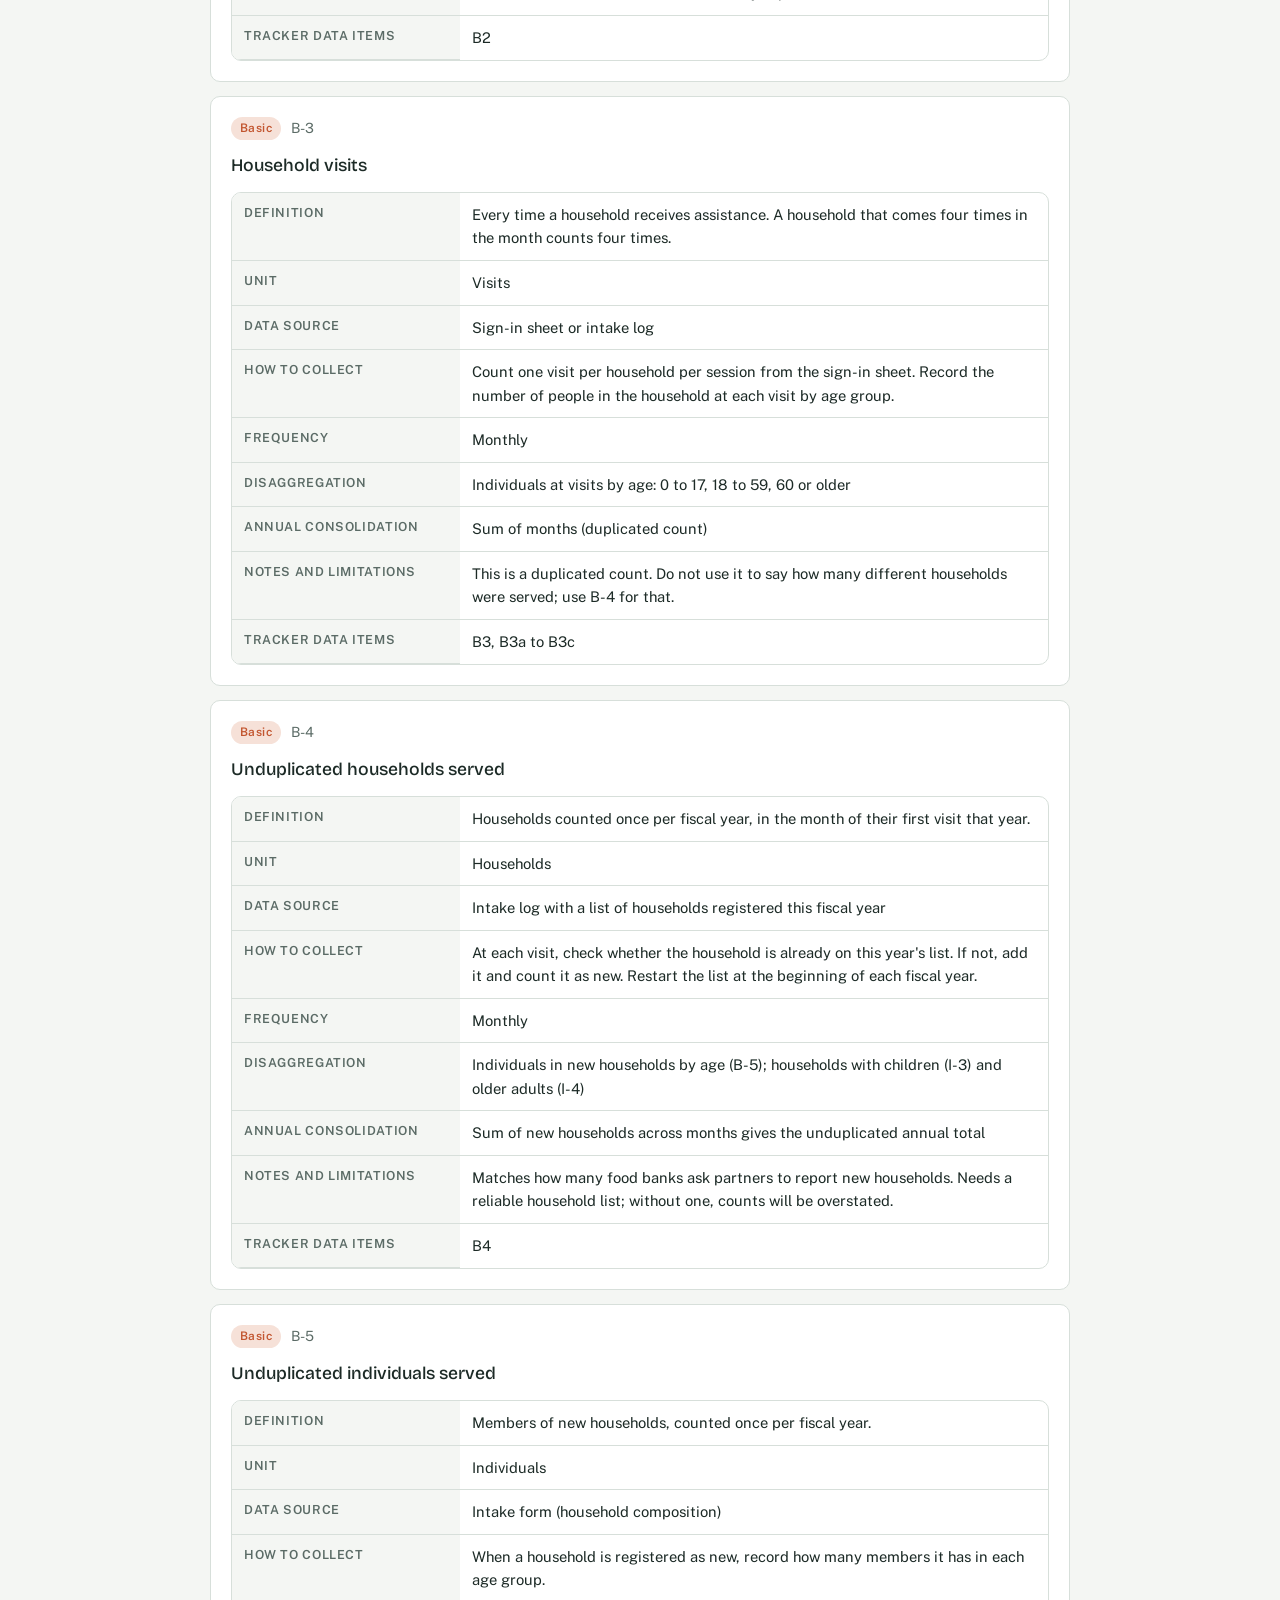
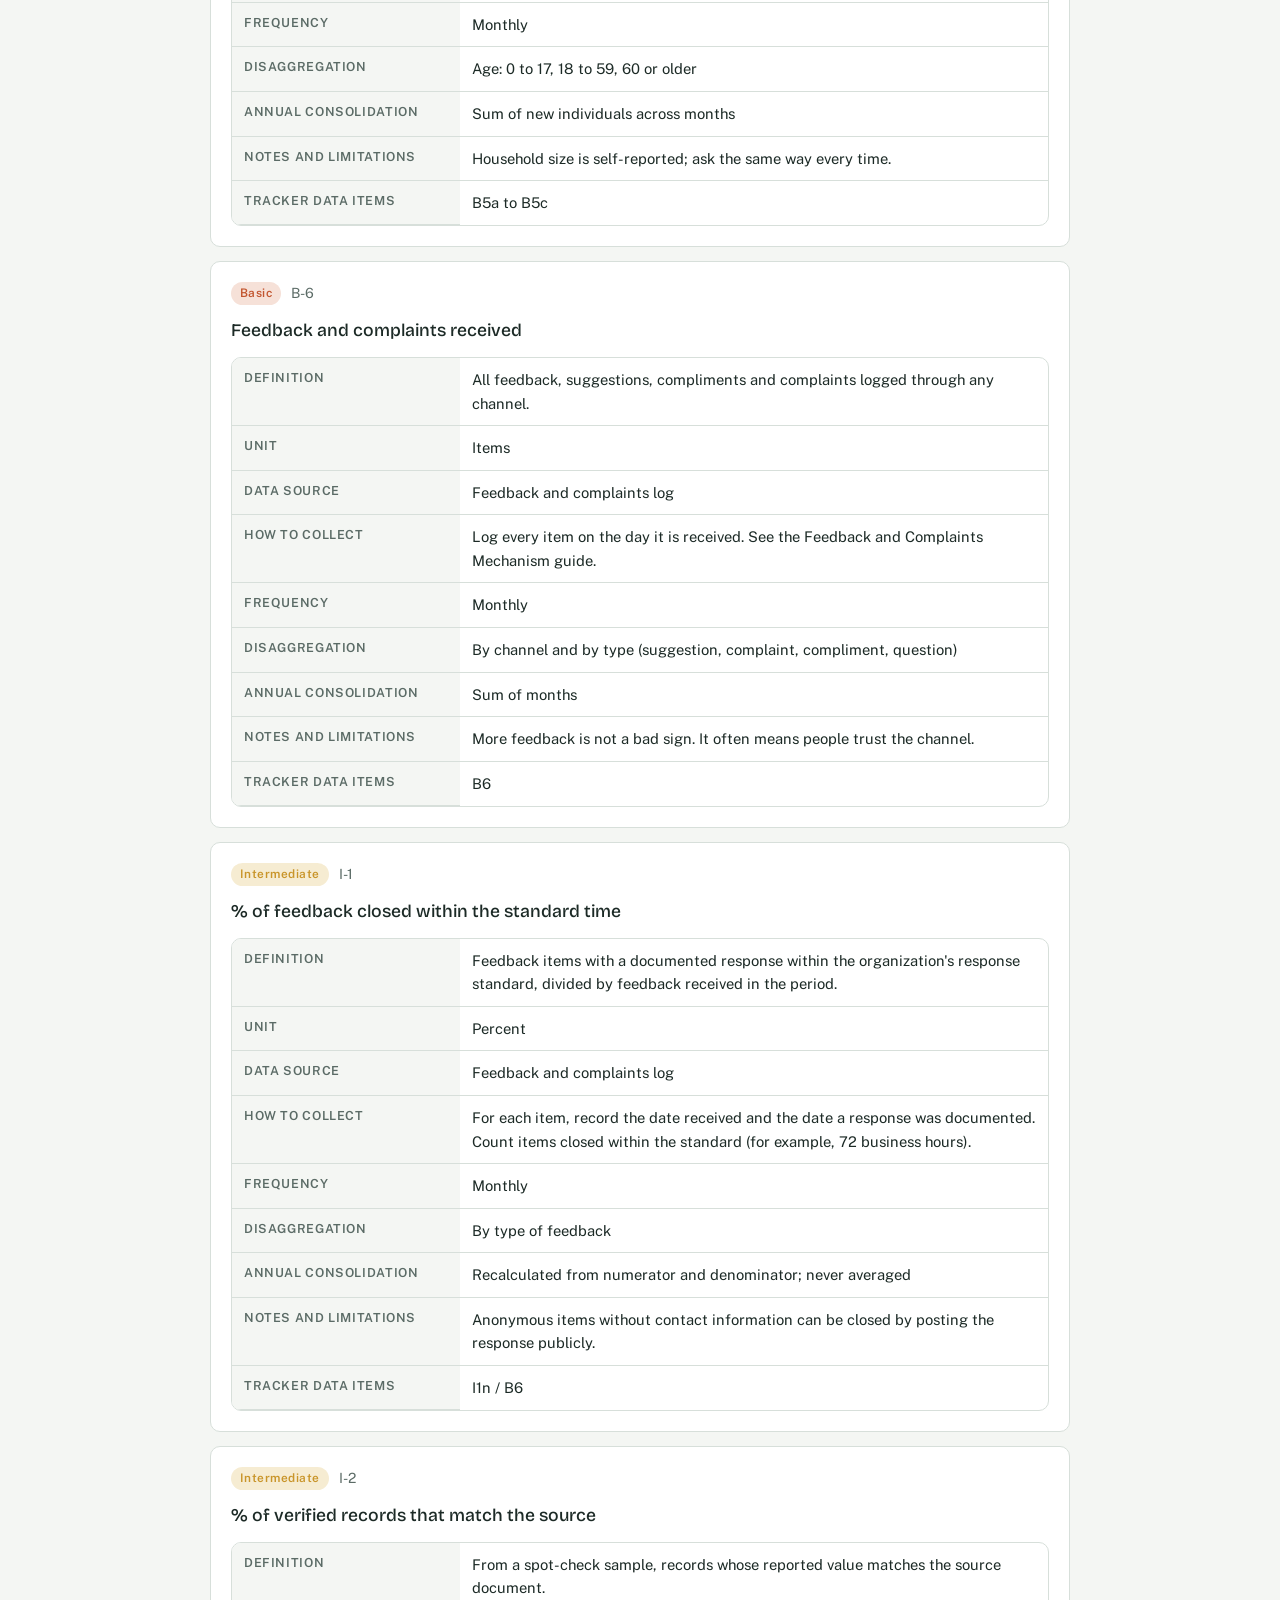
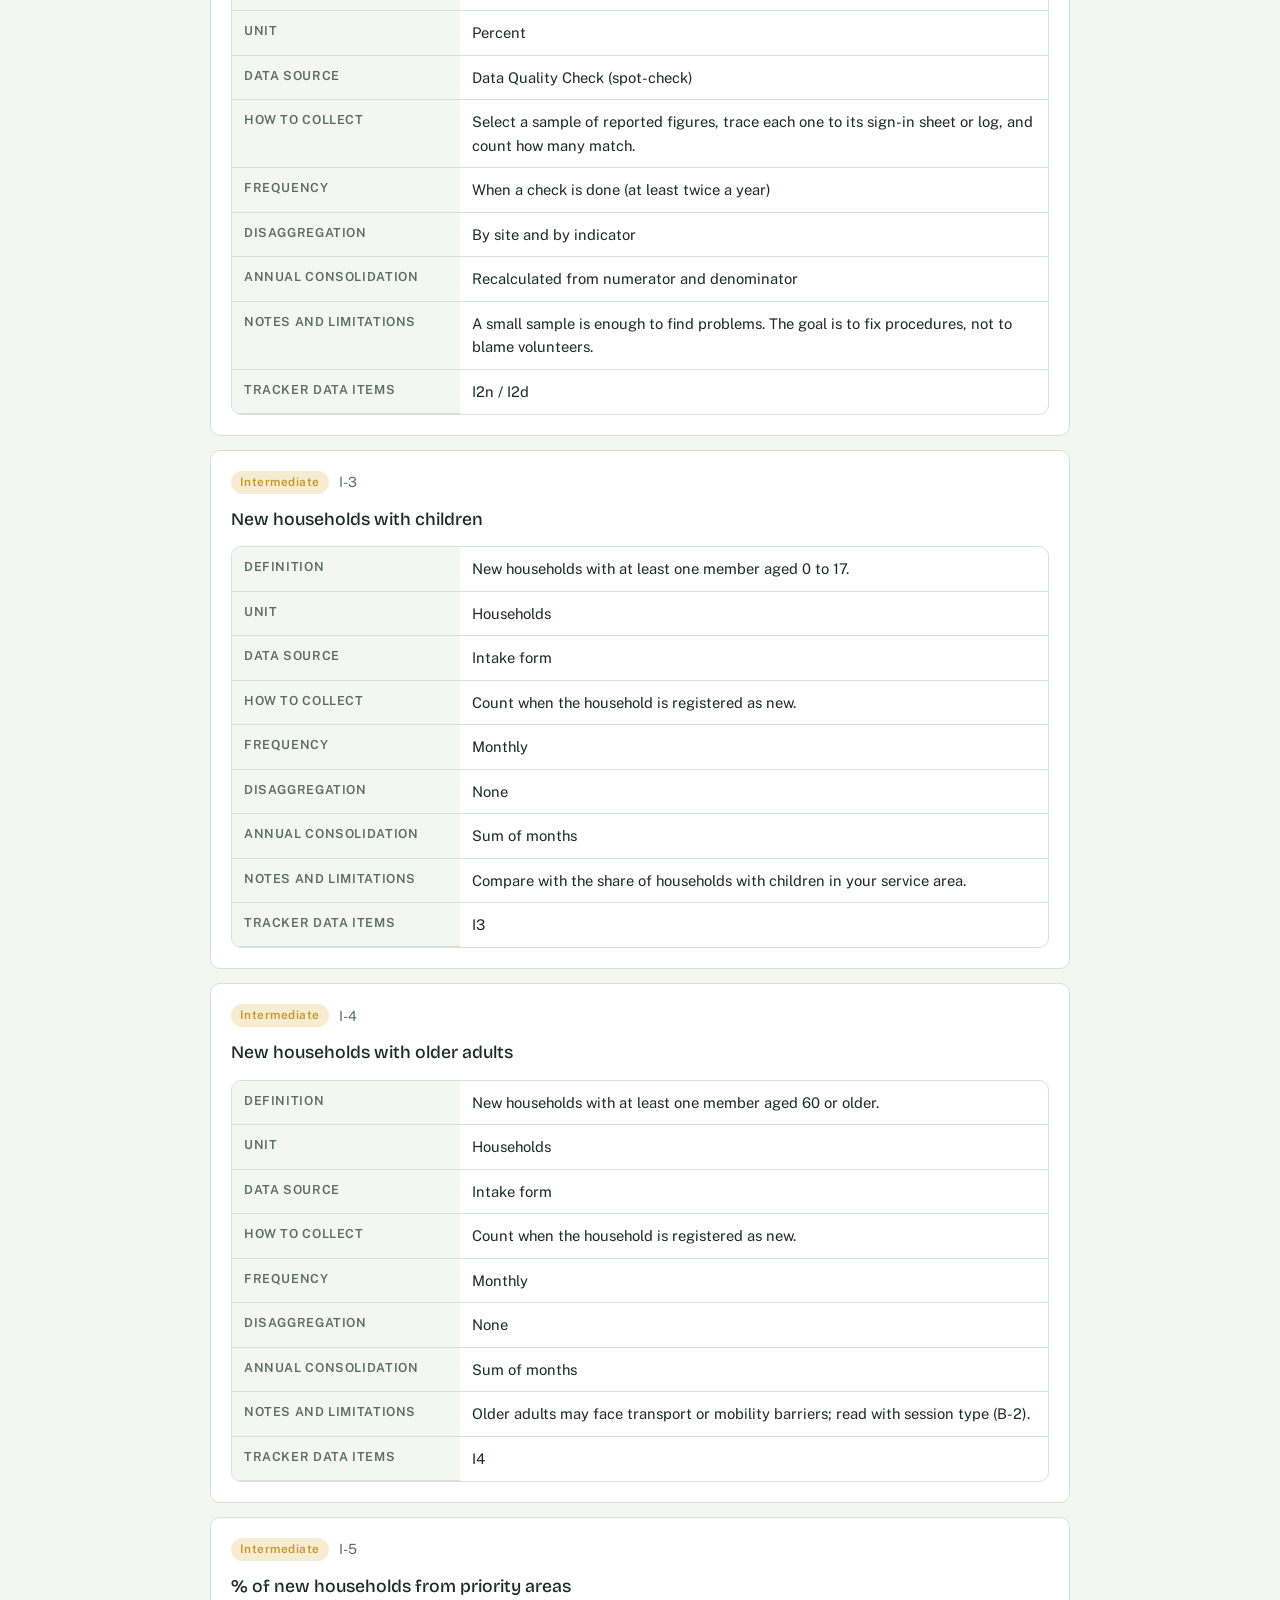
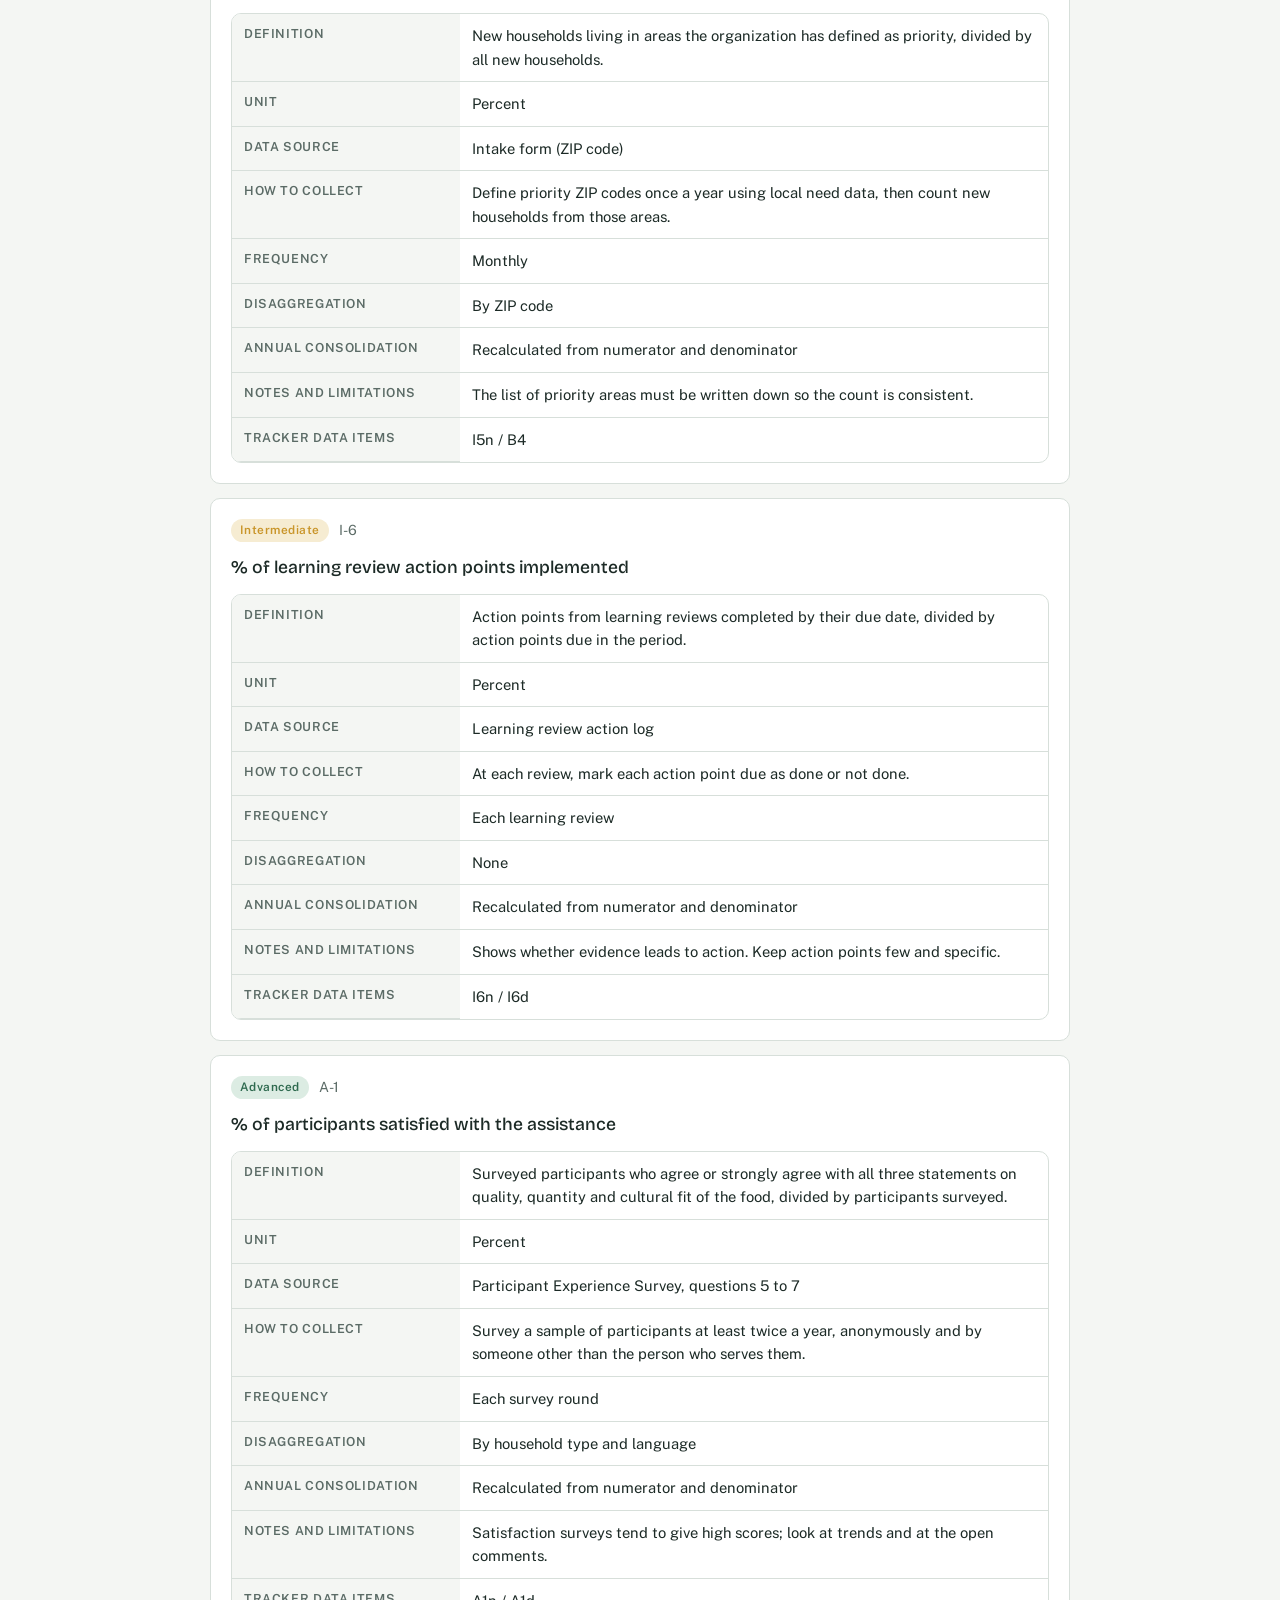
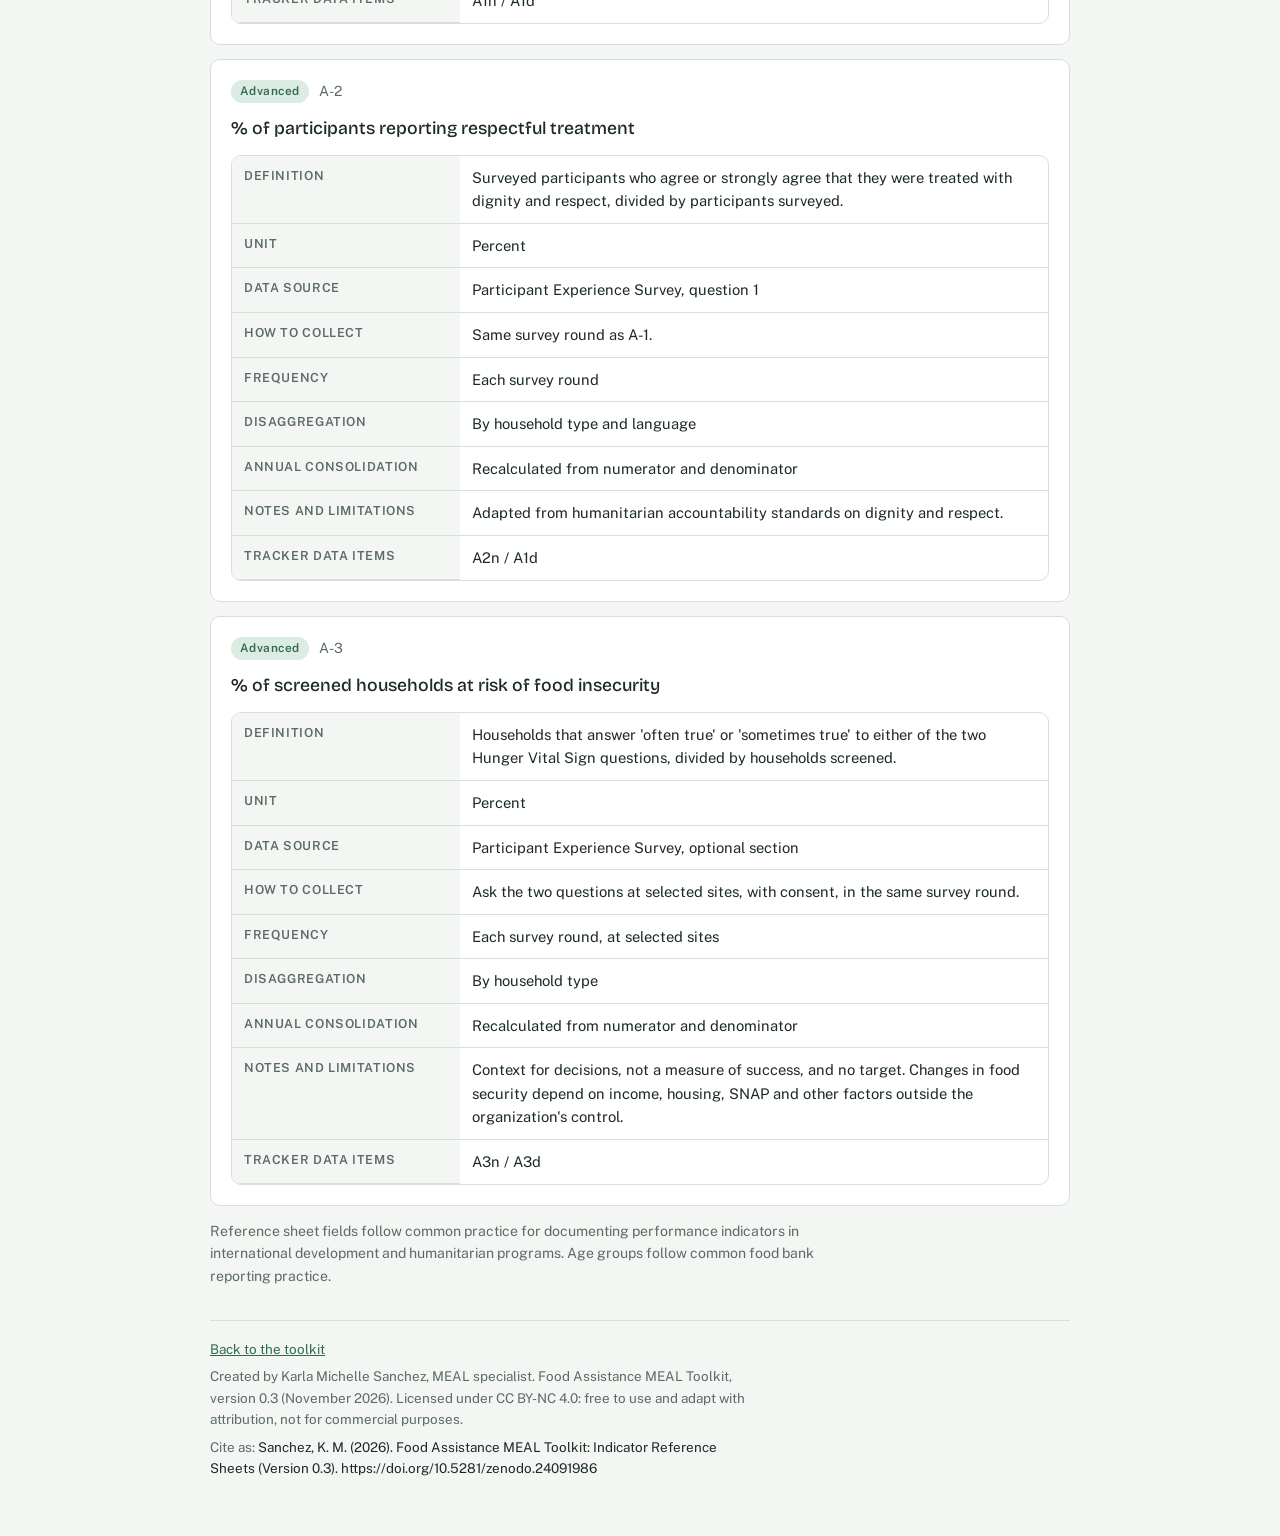
<file: indicators.html>
<!doctype html>
<html lang="en" data-lang="en">
<head>
<meta charset="utf-8">
<meta name="viewport" content="width=device-width, initial-scale=1, viewport-fit=cover">
<title data-en="Indicator Reference Sheets" data-es="Fichas de Indicadores">Indicator Reference Sheets</title>
<meta name="author" content="Karla Michelle Sanchez">
<meta name="claude:viewport-fit-sides" content="cover">
<link rel="preconnect" href="https://fonts.googleapis.com">
<link rel="stylesheet" href="https://fonts.googleapis.com/css2?family=Bricolage+Grotesque:opsz,wght@12..96,500;12..96,700&family=Public+Sans:wght@400;500;600&display=swap">
<link rel="stylesheet" href="assets/toolkit.css">
<script src="assets/toolkit.js"></script>
</head>
<body>
<div class="wrap">
  <header class="top">
    <a class="brand" href="index.html"><small>Food Assistance MEAL Toolkit</small><span class="en">Indicator Reference Sheets</span><span class="es">Fichas de Indicadores</span></a>
    <div class="lang" role="group" aria-label="Language">
      <button id="lang-en" type="button">English</button>
      <button id="lang-es" type="button">Español</button>
    </div>
  </header>
  <main style="display:flex;flex-direction:column;gap:32px">

<div class="hero">
  <p class="eyebrow"><span class="en">Tool 2</span><span class="es">Herramienta 2</span></p>
  <h1><span class="en">Indicator Reference Sheets</span><span class="es">Fichas de Indicadores</span></h1>
  <p class="lede"><span class="en">Fifteen core indicators for charitable food organizations, each with a documented definition, data source, method, frequency and rule for adding up the year. When every site counts the same thing the same way, data can be compared and trusted.</span><span class="es">Quince indicadores básicos para organizaciones de asistencia alimentaria, cada uno con definición, fuente de datos, método, frecuencia y regla para consolidar el año. Cuando todos los sitios cuentan lo mismo de la misma forma, los datos se pueden comparar y son confiables.</span></p>
</div>
<section class="callout">
  <h3><span class="en">How to use these sheets</span><span class="es">Cómo usar estas fichas</span></h3>
  <ul>
    <li><span class="en">Start with the indicators for your level. Basic indicators use data most pantries already collect.</span><span class="es">Empiece con los indicadores de su nivel. Los básicos usan datos que la mayoría de las despensas ya recolecta.</span></li>
    <li><span class="en">Share the sheets with every site, shift and volunteer who records data.</span><span class="es">Comparta las fichas con todos los sitios, turnos y voluntarios que registran datos.</span></li>
    <li><span class="en">Adapt the details to your context, but write down any change so everyone follows it.</span><span class="es">Adapte los detalles a su contexto, pero escriba cualquier cambio para que todos lo sigan.</span></li>
    <li><span class="en">The MEAL Indicator Tracker (Excel) uses these same definitions and codes.</span><span class="es">El Registro de Indicadores MEAL (Excel) usa estas mismas definiciones y códigos.</span></li>
  </ul>
</section>
<section>
  <div class="actions no-print" role="group" aria-label="Filter">
    <button class="btn" data-f="all" type="button"><span class="en">All</span><span class="es">Todos</span></button>
    <button class="btn ghost" data-f="b" type="button"><span class="en">Basic</span><span class="es">Básico</span></button>
    <button class="btn ghost" data-f="i" type="button"><span class="en">Intermediate</span><span class="es">Intermedio</span></button>
    <button class="btn ghost" data-f="a" type="button"><span class="en">Advanced</span><span class="es">Avanzado</span></button>
  </div>
  <article class="panel ind" data-tier="b" id="B-1">
  <div style="display:flex;gap:10px;align-items:center;flex-wrap:wrap"><span class="chip b"><span class="en">Basic</span><span class="es">Básico</span></span><span class="note">B-1</span></div>
  <h3><span class="en">Pounds of food distributed</span><span class="es">Libras de alimentos distribuidas</span></h3>
  <div class="tablewrap"><table><colgroup><col style="width:28%"><col></colgroup><tr><th scope="row"><span class="en">Definition</span><span class="es">Definición</span></th><td><span class="en">Total weight of food given to participants during the month.</span><span class="es">Peso total de los alimentos entregados a los participantes durante el mes.</span></td></tr><tr><th scope="row"><span class="en">Unit</span><span class="es">Unidad</span></th><td><span class="en">Pounds</span><span class="es">Libras</span></td></tr><tr><th scope="row"><span class="en">Data source</span><span class="es">Fuente de datos</span></th><td><span class="en">Distribution or inventory logs; food bank invoices</span><span class="es">Registros de distribución o inventario; facturas del banco de alimentos</span></td></tr><tr><th scope="row"><span class="en">How to collect</span><span class="es">Cómo recolectar</span></th><td><span class="en">Weigh or record the weight of food leaving the pantry at each distribution and add the session totals.</span><span class="es">Pesar o registrar el peso de los alimentos que salen en cada distribución y sumar los totales de las sesiones.</span></td></tr><tr><th scope="row"><span class="en">Frequency</span><span class="es">Frecuencia</span></th><td><span class="en">Monthly</span><span class="es">Mensual</span></td></tr><tr><th scope="row"><span class="en">Disaggregation</span><span class="es">Desagregación</span></th><td><span class="en">By food type if available (for example, produce, protein)</span><span class="es">Por tipo de alimento si está disponible (por ejemplo, frutas y verduras, proteínas)</span></td></tr><tr><th scope="row"><span class="en">Annual consolidation</span><span class="es">Consolidación anual</span></th><td><span class="en">Sum of months</span><span class="es">Suma de los meses</span></td></tr><tr><th scope="row"><span class="en">Notes and limitations</span><span class="es">Notas y limitaciones</span></th><td><span class="en">Measures volume, not results. Use with indicators of reach and experience.</span><span class="es">Mide volumen, no resultados. Úselo junto con indicadores de alcance y experiencia.</span></td></tr><tr><th scope="row"><span class="en">Tracker data items</span><span class="es">Datos en el registro</span></th><td>B1</td></tr></table></div>
</article><article class="panel ind" data-tier="b" id="B-2">
  <div style="display:flex;gap:10px;align-items:center;flex-wrap:wrap"><span class="chip b"><span class="en">Basic</span><span class="es">Básico</span></span><span class="note">B-2</span></div>
  <h3><span class="en">Distribution sessions held</span><span class="es">Sesiones de distribución realizadas</span></h3>
  <div class="tablewrap"><table><colgroup><col style="width:28%"><col></colgroup><tr><th scope="row"><span class="en">Definition</span><span class="es">Definición</span></th><td><span class="en">Number of distribution days or sessions open to participants.</span><span class="es">Número de días o sesiones de distribución abiertas a los participantes.</span></td></tr><tr><th scope="row"><span class="en">Unit</span><span class="es">Unidad</span></th><td><span class="en">Sessions</span><span class="es">Sesiones</span></td></tr><tr><th scope="row"><span class="en">Data source</span><span class="es">Fuente de datos</span></th><td><span class="en">Distribution calendar or session log</span><span class="es">Calendario o registro de sesiones</span></td></tr><tr><th scope="row"><span class="en">How to collect</span><span class="es">Cómo recolectar</span></th><td><span class="en">Count each session that was open to participants, including mobile or home delivery sessions.</span><span class="es">Contar cada sesión abierta a los participantes, incluidas las móviles o de entrega a domicilio.</span></td></tr><tr><th scope="row"><span class="en">Frequency</span><span class="es">Frecuencia</span></th><td><span class="en">Monthly</span><span class="es">Mensual</span></td></tr><tr><th scope="row"><span class="en">Disaggregation</span><span class="es">Desagregación</span></th><td><span class="en">By type (on-site, mobile, delivery) and by time (weekday, evening, weekend)</span><span class="es">Por tipo (en el sitio, móvil, a domicilio) y por horario (entre semana, noche, fin de semana)</span></td></tr><tr><th scope="row"><span class="en">Annual consolidation</span><span class="es">Consolidación anual</span></th><td><span class="en">Sum of months</span><span class="es">Suma de los meses</span></td></tr><tr><th scope="row"><span class="en">Notes and limitations</span><span class="es">Notas y limitaciones</span></th><td><span class="en">Useful to read access: fewer sessions may explain lower visits.</span><span class="es">Útil para analizar el acceso: menos sesiones pueden explicar menos visitas.</span></td></tr><tr><th scope="row"><span class="en">Tracker data items</span><span class="es">Datos en el registro</span></th><td>B2</td></tr></table></div>
</article><article class="panel ind" data-tier="b" id="B-3">
  <div style="display:flex;gap:10px;align-items:center;flex-wrap:wrap"><span class="chip b"><span class="en">Basic</span><span class="es">Básico</span></span><span class="note">B-3</span></div>
  <h3><span class="en">Household visits</span><span class="es">Visitas de hogares</span></h3>
  <div class="tablewrap"><table><colgroup><col style="width:28%"><col></colgroup><tr><th scope="row"><span class="en">Definition</span><span class="es">Definición</span></th><td><span class="en">Every time a household receives assistance. A household that comes four times in the month counts four times.</span><span class="es">Cada vez que un hogar recibe asistencia. Un hogar que viene cuatro veces en el mes cuenta cuatro veces.</span></td></tr><tr><th scope="row"><span class="en">Unit</span><span class="es">Unidad</span></th><td><span class="en">Visits</span><span class="es">Visitas</span></td></tr><tr><th scope="row"><span class="en">Data source</span><span class="es">Fuente de datos</span></th><td><span class="en">Sign-in sheet or intake log</span><span class="es">Hoja de firmas o registro de entrada</span></td></tr><tr><th scope="row"><span class="en">How to collect</span><span class="es">Cómo recolectar</span></th><td><span class="en">Count one visit per household per session from the sign-in sheet. Record the number of people in the household at each visit by age group.</span><span class="es">Contar una visita por hogar por sesión según la hoja de firmas. Registrar el número de personas del hogar en cada visita por grupo de edad.</span></td></tr><tr><th scope="row"><span class="en">Frequency</span><span class="es">Frecuencia</span></th><td><span class="en">Monthly</span><span class="es">Mensual</span></td></tr><tr><th scope="row"><span class="en">Disaggregation</span><span class="es">Desagregación</span></th><td><span class="en">Individuals at visits by age: 0 to 17, 18 to 59, 60 or older</span><span class="es">Personas en las visitas por edad: 0 a 17, 18 a 59, 60 o más</span></td></tr><tr><th scope="row"><span class="en">Annual consolidation</span><span class="es">Consolidación anual</span></th><td><span class="en">Sum of months (duplicated count)</span><span class="es">Suma de los meses (conteo duplicado)</span></td></tr><tr><th scope="row"><span class="en">Notes and limitations</span><span class="es">Notas y limitaciones</span></th><td><span class="en">This is a duplicated count. Do not use it to say how many different households were served; use B-4 for that.</span><span class="es">Es un conteo duplicado. No lo use para decir cuántos hogares distintos se atendieron; para eso use B-4.</span></td></tr><tr><th scope="row"><span class="en">Tracker data items</span><span class="es">Datos en el registro</span></th><td>B3, B3a to B3c</td></tr></table></div>
</article><article class="panel ind" data-tier="b" id="B-4">
  <div style="display:flex;gap:10px;align-items:center;flex-wrap:wrap"><span class="chip b"><span class="en">Basic</span><span class="es">Básico</span></span><span class="note">B-4</span></div>
  <h3><span class="en">Unduplicated households served</span><span class="es">Hogares atendidos sin duplicar</span></h3>
  <div class="tablewrap"><table><colgroup><col style="width:28%"><col></colgroup><tr><th scope="row"><span class="en">Definition</span><span class="es">Definición</span></th><td><span class="en">Households counted once per fiscal year, in the month of their first visit that year.</span><span class="es">Hogares contados una vez por año fiscal, en el mes de su primera visita de ese año.</span></td></tr><tr><th scope="row"><span class="en">Unit</span><span class="es">Unidad</span></th><td><span class="en">Households</span><span class="es">Hogares</span></td></tr><tr><th scope="row"><span class="en">Data source</span><span class="es">Fuente de datos</span></th><td><span class="en">Intake log with a list of households registered this fiscal year</span><span class="es">Registro de entrada con la lista de hogares inscritos en el año fiscal</span></td></tr><tr><th scope="row"><span class="en">How to collect</span><span class="es">Cómo recolectar</span></th><td><span class="en">At each visit, check whether the household is already on this year's list. If not, add it and count it as new. Restart the list at the beginning of each fiscal year.</span><span class="es">En cada visita, verificar si el hogar ya está en la lista del año. Si no está, agregarlo y contarlo como nuevo. Reiniciar la lista al inicio de cada año fiscal.</span></td></tr><tr><th scope="row"><span class="en">Frequency</span><span class="es">Frecuencia</span></th><td><span class="en">Monthly</span><span class="es">Mensual</span></td></tr><tr><th scope="row"><span class="en">Disaggregation</span><span class="es">Desagregación</span></th><td><span class="en">Individuals in new households by age (B-5); households with children (I-3) and older adults (I-4)</span><span class="es">Personas en hogares nuevos por edad (B-5); hogares con niños (I-3) y adultos mayores (I-4)</span></td></tr><tr><th scope="row"><span class="en">Annual consolidation</span><span class="es">Consolidación anual</span></th><td><span class="en">Sum of new households across months gives the unduplicated annual total</span><span class="es">La suma de los hogares nuevos de cada mes da el total anual sin duplicar</span></td></tr><tr><th scope="row"><span class="en">Notes and limitations</span><span class="es">Notas y limitaciones</span></th><td><span class="en">Matches how many food banks ask partners to report new households. Needs a reliable household list; without one, counts will be overstated.</span><span class="es">Coincide con la forma en que muchos bancos de alimentos piden reportar hogares nuevos. Requiere una lista confiable de hogares; sin ella, el conteo se infla.</span></td></tr><tr><th scope="row"><span class="en">Tracker data items</span><span class="es">Datos en el registro</span></th><td>B4</td></tr></table></div>
</article><article class="panel ind" data-tier="b" id="B-5">
  <div style="display:flex;gap:10px;align-items:center;flex-wrap:wrap"><span class="chip b"><span class="en">Basic</span><span class="es">Básico</span></span><span class="note">B-5</span></div>
  <h3><span class="en">Unduplicated individuals served</span><span class="es">Personas atendidas sin duplicar</span></h3>
  <div class="tablewrap"><table><colgroup><col style="width:28%"><col></colgroup><tr><th scope="row"><span class="en">Definition</span><span class="es">Definición</span></th><td><span class="en">Members of new households, counted once per fiscal year.</span><span class="es">Miembros de los hogares nuevos, contados una vez por año fiscal.</span></td></tr><tr><th scope="row"><span class="en">Unit</span><span class="es">Unidad</span></th><td><span class="en">Individuals</span><span class="es">Personas</span></td></tr><tr><th scope="row"><span class="en">Data source</span><span class="es">Fuente de datos</span></th><td><span class="en">Intake form (household composition)</span><span class="es">Formulario de entrada (composición del hogar)</span></td></tr><tr><th scope="row"><span class="en">How to collect</span><span class="es">Cómo recolectar</span></th><td><span class="en">When a household is registered as new, record how many members it has in each age group.</span><span class="es">Cuando un hogar se registra como nuevo, anotar cuántos miembros tiene en cada grupo de edad.</span></td></tr><tr><th scope="row"><span class="en">Frequency</span><span class="es">Frecuencia</span></th><td><span class="en">Monthly</span><span class="es">Mensual</span></td></tr><tr><th scope="row"><span class="en">Disaggregation</span><span class="es">Desagregación</span></th><td><span class="en">Age: 0 to 17, 18 to 59, 60 or older</span><span class="es">Edad: 0 a 17, 18 a 59, 60 o más</span></td></tr><tr><th scope="row"><span class="en">Annual consolidation</span><span class="es">Consolidación anual</span></th><td><span class="en">Sum of new individuals across months</span><span class="es">Suma de las personas nuevas de cada mes</span></td></tr><tr><th scope="row"><span class="en">Notes and limitations</span><span class="es">Notas y limitaciones</span></th><td><span class="en">Household size is self-reported; ask the same way every time.</span><span class="es">El tamaño del hogar es autodeclarado; pregúntelo siempre de la misma forma.</span></td></tr><tr><th scope="row"><span class="en">Tracker data items</span><span class="es">Datos en el registro</span></th><td>B5a to B5c</td></tr></table></div>
</article><article class="panel ind" data-tier="b" id="B-6">
  <div style="display:flex;gap:10px;align-items:center;flex-wrap:wrap"><span class="chip b"><span class="en">Basic</span><span class="es">Básico</span></span><span class="note">B-6</span></div>
  <h3><span class="en">Feedback and complaints received</span><span class="es">Opiniones y quejas recibidas</span></h3>
  <div class="tablewrap"><table><colgroup><col style="width:28%"><col></colgroup><tr><th scope="row"><span class="en">Definition</span><span class="es">Definición</span></th><td><span class="en">All feedback, suggestions, compliments and complaints logged through any channel.</span><span class="es">Todas las opiniones, sugerencias, felicitaciones y quejas registradas por cualquier canal.</span></td></tr><tr><th scope="row"><span class="en">Unit</span><span class="es">Unidad</span></th><td><span class="en">Items</span><span class="es">Casos</span></td></tr><tr><th scope="row"><span class="en">Data source</span><span class="es">Fuente de datos</span></th><td><span class="en">Feedback and complaints log</span><span class="es">Registro de opiniones y quejas</span></td></tr><tr><th scope="row"><span class="en">How to collect</span><span class="es">Cómo recolectar</span></th><td><span class="en">Log every item on the day it is received. See the Feedback and Complaints Mechanism guide.</span><span class="es">Registrar cada caso el día que se recibe. Ver la guía del Mecanismo de Quejas y Retroalimentación.</span></td></tr><tr><th scope="row"><span class="en">Frequency</span><span class="es">Frecuencia</span></th><td><span class="en">Monthly</span><span class="es">Mensual</span></td></tr><tr><th scope="row"><span class="en">Disaggregation</span><span class="es">Desagregación</span></th><td><span class="en">By channel and by type (suggestion, complaint, compliment, question)</span><span class="es">Por canal y por tipo (sugerencia, queja, felicitación, pregunta)</span></td></tr><tr><th scope="row"><span class="en">Annual consolidation</span><span class="es">Consolidación anual</span></th><td><span class="en">Sum of months</span><span class="es">Suma de los meses</span></td></tr><tr><th scope="row"><span class="en">Notes and limitations</span><span class="es">Notas y limitaciones</span></th><td><span class="en">More feedback is not a bad sign. It often means people trust the channel.</span><span class="es">Recibir más opiniones no es mala señal. Suele indicar que la gente confía en el canal.</span></td></tr><tr><th scope="row"><span class="en">Tracker data items</span><span class="es">Datos en el registro</span></th><td>B6</td></tr></table></div>
</article><article class="panel ind" data-tier="i" id="I-1">
  <div style="display:flex;gap:10px;align-items:center;flex-wrap:wrap"><span class="chip i"><span class="en">Intermediate</span><span class="es">Intermedio</span></span><span class="note">I-1</span></div>
  <h3><span class="en">% of feedback closed within the standard time</span><span class="es">% de opiniones cerradas dentro del plazo</span></h3>
  <div class="tablewrap"><table><colgroup><col style="width:28%"><col></colgroup><tr><th scope="row"><span class="en">Definition</span><span class="es">Definición</span></th><td><span class="en">Feedback items with a documented response within the organization's response standard, divided by feedback received in the period.</span><span class="es">Opiniones con respuesta documentada dentro del plazo de la organización, divididas entre las opiniones recibidas en el período.</span></td></tr><tr><th scope="row"><span class="en">Unit</span><span class="es">Unidad</span></th><td><span class="en">Percent</span><span class="es">Porcentaje</span></td></tr><tr><th scope="row"><span class="en">Data source</span><span class="es">Fuente de datos</span></th><td><span class="en">Feedback and complaints log</span><span class="es">Registro de opiniones y quejas</span></td></tr><tr><th scope="row"><span class="en">How to collect</span><span class="es">Cómo recolectar</span></th><td><span class="en">For each item, record the date received and the date a response was documented. Count items closed within the standard (for example, 72 business hours).</span><span class="es">Para cada caso, registrar la fecha de recepción y la fecha de la respuesta documentada. Contar los casos cerrados dentro del plazo (por ejemplo, 72 horas hábiles).</span></td></tr><tr><th scope="row"><span class="en">Frequency</span><span class="es">Frecuencia</span></th><td><span class="en">Monthly</span><span class="es">Mensual</span></td></tr><tr><th scope="row"><span class="en">Disaggregation</span><span class="es">Desagregación</span></th><td><span class="en">By type of feedback</span><span class="es">Por tipo de opinión</span></td></tr><tr><th scope="row"><span class="en">Annual consolidation</span><span class="es">Consolidación anual</span></th><td><span class="en">Recalculated from numerator and denominator; never averaged</span><span class="es">Se recalcula con numerador y denominador; nunca se promedia</span></td></tr><tr><th scope="row"><span class="en">Notes and limitations</span><span class="es">Notas y limitaciones</span></th><td><span class="en">Anonymous items without contact information can be closed by posting the response publicly.</span><span class="es">Los casos anónimos sin datos de contacto se pueden cerrar publicando la respuesta.</span></td></tr><tr><th scope="row"><span class="en">Tracker data items</span><span class="es">Datos en el registro</span></th><td>I1n / B6</td></tr></table></div>
</article><article class="panel ind" data-tier="i" id="I-2">
  <div style="display:flex;gap:10px;align-items:center;flex-wrap:wrap"><span class="chip i"><span class="en">Intermediate</span><span class="es">Intermedio</span></span><span class="note">I-2</span></div>
  <h3><span class="en">% of verified records that match the source</span><span class="es">% de registros verificados que coinciden con la fuente</span></h3>
  <div class="tablewrap"><table><colgroup><col style="width:28%"><col></colgroup><tr><th scope="row"><span class="en">Definition</span><span class="es">Definición</span></th><td><span class="en">From a spot-check sample, records whose reported value matches the source document.</span><span class="es">De una muestra de verificación, registros cuyo valor reportado coincide con el documento fuente.</span></td></tr><tr><th scope="row"><span class="en">Unit</span><span class="es">Unidad</span></th><td><span class="en">Percent</span><span class="es">Porcentaje</span></td></tr><tr><th scope="row"><span class="en">Data source</span><span class="es">Fuente de datos</span></th><td><span class="en">Data Quality Check (spot-check)</span><span class="es">Verificación de Calidad de Datos (por muestreo)</span></td></tr><tr><th scope="row"><span class="en">How to collect</span><span class="es">Cómo recolectar</span></th><td><span class="en">Select a sample of reported figures, trace each one to its sign-in sheet or log, and count how many match.</span><span class="es">Seleccionar una muestra de cifras reportadas, rastrear cada una hasta su hoja de firmas o bitácora y contar cuántas coinciden.</span></td></tr><tr><th scope="row"><span class="en">Frequency</span><span class="es">Frecuencia</span></th><td><span class="en">When a check is done (at least twice a year)</span><span class="es">Cuando se hace una verificación (al menos dos veces al año)</span></td></tr><tr><th scope="row"><span class="en">Disaggregation</span><span class="es">Desagregación</span></th><td><span class="en">By site and by indicator</span><span class="es">Por sitio y por indicador</span></td></tr><tr><th scope="row"><span class="en">Annual consolidation</span><span class="es">Consolidación anual</span></th><td><span class="en">Recalculated from numerator and denominator</span><span class="es">Se recalcula con numerador y denominador</span></td></tr><tr><th scope="row"><span class="en">Notes and limitations</span><span class="es">Notas y limitaciones</span></th><td><span class="en">A small sample is enough to find problems. The goal is to fix procedures, not to blame volunteers.</span><span class="es">Una muestra pequeña basta para encontrar problemas. El objetivo es corregir procedimientos, no culpar a los voluntarios.</span></td></tr><tr><th scope="row"><span class="en">Tracker data items</span><span class="es">Datos en el registro</span></th><td>I2n / I2d</td></tr></table></div>
</article><article class="panel ind" data-tier="i" id="I-3">
  <div style="display:flex;gap:10px;align-items:center;flex-wrap:wrap"><span class="chip i"><span class="en">Intermediate</span><span class="es">Intermedio</span></span><span class="note">I-3</span></div>
  <h3><span class="en">New households with children</span><span class="es">Hogares nuevos con niños</span></h3>
  <div class="tablewrap"><table><colgroup><col style="width:28%"><col></colgroup><tr><th scope="row"><span class="en">Definition</span><span class="es">Definición</span></th><td><span class="en">New households with at least one member aged 0 to 17.</span><span class="es">Hogares nuevos con al menos un miembro de 0 a 17 años.</span></td></tr><tr><th scope="row"><span class="en">Unit</span><span class="es">Unidad</span></th><td><span class="en">Households</span><span class="es">Hogares</span></td></tr><tr><th scope="row"><span class="en">Data source</span><span class="es">Fuente de datos</span></th><td><span class="en">Intake form</span><span class="es">Formulario de entrada</span></td></tr><tr><th scope="row"><span class="en">How to collect</span><span class="es">Cómo recolectar</span></th><td><span class="en">Count when the household is registered as new.</span><span class="es">Contar cuando el hogar se registra como nuevo.</span></td></tr><tr><th scope="row"><span class="en">Frequency</span><span class="es">Frecuencia</span></th><td><span class="en">Monthly</span><span class="es">Mensual</span></td></tr><tr><th scope="row"><span class="en">Disaggregation</span><span class="es">Desagregación</span></th><td><span class="en">None</span><span class="es">Ninguna</span></td></tr><tr><th scope="row"><span class="en">Annual consolidation</span><span class="es">Consolidación anual</span></th><td><span class="en">Sum of months</span><span class="es">Suma de los meses</span></td></tr><tr><th scope="row"><span class="en">Notes and limitations</span><span class="es">Notas y limitaciones</span></th><td><span class="en">Compare with the share of households with children in your service area.</span><span class="es">Compare con la proporción de hogares con niños en su zona de servicio.</span></td></tr><tr><th scope="row"><span class="en">Tracker data items</span><span class="es">Datos en el registro</span></th><td>I3</td></tr></table></div>
</article><article class="panel ind" data-tier="i" id="I-4">
  <div style="display:flex;gap:10px;align-items:center;flex-wrap:wrap"><span class="chip i"><span class="en">Intermediate</span><span class="es">Intermedio</span></span><span class="note">I-4</span></div>
  <h3><span class="en">New households with older adults</span><span class="es">Hogares nuevos con adultos mayores</span></h3>
  <div class="tablewrap"><table><colgroup><col style="width:28%"><col></colgroup><tr><th scope="row"><span class="en">Definition</span><span class="es">Definición</span></th><td><span class="en">New households with at least one member aged 60 or older.</span><span class="es">Hogares nuevos con al menos un miembro de 60 años o más.</span></td></tr><tr><th scope="row"><span class="en">Unit</span><span class="es">Unidad</span></th><td><span class="en">Households</span><span class="es">Hogares</span></td></tr><tr><th scope="row"><span class="en">Data source</span><span class="es">Fuente de datos</span></th><td><span class="en">Intake form</span><span class="es">Formulario de entrada</span></td></tr><tr><th scope="row"><span class="en">How to collect</span><span class="es">Cómo recolectar</span></th><td><span class="en">Count when the household is registered as new.</span><span class="es">Contar cuando el hogar se registra como nuevo.</span></td></tr><tr><th scope="row"><span class="en">Frequency</span><span class="es">Frecuencia</span></th><td><span class="en">Monthly</span><span class="es">Mensual</span></td></tr><tr><th scope="row"><span class="en">Disaggregation</span><span class="es">Desagregación</span></th><td><span class="en">None</span><span class="es">Ninguna</span></td></tr><tr><th scope="row"><span class="en">Annual consolidation</span><span class="es">Consolidación anual</span></th><td><span class="en">Sum of months</span><span class="es">Suma de los meses</span></td></tr><tr><th scope="row"><span class="en">Notes and limitations</span><span class="es">Notas y limitaciones</span></th><td><span class="en">Older adults may face transport or mobility barriers; read with session type (B-2).</span><span class="es">Los adultos mayores pueden tener barreras de transporte o movilidad; analícelo con el tipo de sesión (B-2).</span></td></tr><tr><th scope="row"><span class="en">Tracker data items</span><span class="es">Datos en el registro</span></th><td>I4</td></tr></table></div>
</article><article class="panel ind" data-tier="i" id="I-5">
  <div style="display:flex;gap:10px;align-items:center;flex-wrap:wrap"><span class="chip i"><span class="en">Intermediate</span><span class="es">Intermedio</span></span><span class="note">I-5</span></div>
  <h3><span class="en">% of new households from priority areas</span><span class="es">% de hogares nuevos de zonas prioritarias</span></h3>
  <div class="tablewrap"><table><colgroup><col style="width:28%"><col></colgroup><tr><th scope="row"><span class="en">Definition</span><span class="es">Definición</span></th><td><span class="en">New households living in areas the organization has defined as priority, divided by all new households.</span><span class="es">Hogares nuevos que viven en zonas que la organización definió como prioritarias, divididos entre todos los hogares nuevos.</span></td></tr><tr><th scope="row"><span class="en">Unit</span><span class="es">Unidad</span></th><td><span class="en">Percent</span><span class="es">Porcentaje</span></td></tr><tr><th scope="row"><span class="en">Data source</span><span class="es">Fuente de datos</span></th><td><span class="en">Intake form (ZIP code)</span><span class="es">Formulario de entrada (código postal)</span></td></tr><tr><th scope="row"><span class="en">How to collect</span><span class="es">Cómo recolectar</span></th><td><span class="en">Define priority ZIP codes once a year using local need data, then count new households from those areas.</span><span class="es">Definir los códigos postales prioritarios una vez al año con datos de necesidad local y contar los hogares nuevos de esas zonas.</span></td></tr><tr><th scope="row"><span class="en">Frequency</span><span class="es">Frecuencia</span></th><td><span class="en">Monthly</span><span class="es">Mensual</span></td></tr><tr><th scope="row"><span class="en">Disaggregation</span><span class="es">Desagregación</span></th><td><span class="en">By ZIP code</span><span class="es">Por código postal</span></td></tr><tr><th scope="row"><span class="en">Annual consolidation</span><span class="es">Consolidación anual</span></th><td><span class="en">Recalculated from numerator and denominator</span><span class="es">Se recalcula con numerador y denominador</span></td></tr><tr><th scope="row"><span class="en">Notes and limitations</span><span class="es">Notas y limitaciones</span></th><td><span class="en">The list of priority areas must be written down so the count is consistent.</span><span class="es">La lista de zonas prioritarias debe estar escrita para que el conteo sea consistente.</span></td></tr><tr><th scope="row"><span class="en">Tracker data items</span><span class="es">Datos en el registro</span></th><td>I5n / B4</td></tr></table></div>
</article><article class="panel ind" data-tier="i" id="I-6">
  <div style="display:flex;gap:10px;align-items:center;flex-wrap:wrap"><span class="chip i"><span class="en">Intermediate</span><span class="es">Intermedio</span></span><span class="note">I-6</span></div>
  <h3><span class="en">% of learning review action points implemented</span><span class="es">% de acuerdos de revisiones de aprendizaje implementados</span></h3>
  <div class="tablewrap"><table><colgroup><col style="width:28%"><col></colgroup><tr><th scope="row"><span class="en">Definition</span><span class="es">Definición</span></th><td><span class="en">Action points from learning reviews completed by their due date, divided by action points due in the period.</span><span class="es">Acuerdos de las revisiones de aprendizaje completados en su plazo, divididos entre los acuerdos con plazo en el período.</span></td></tr><tr><th scope="row"><span class="en">Unit</span><span class="es">Unidad</span></th><td><span class="en">Percent</span><span class="es">Porcentaje</span></td></tr><tr><th scope="row"><span class="en">Data source</span><span class="es">Fuente de datos</span></th><td><span class="en">Learning review action log</span><span class="es">Registro de acuerdos de las revisiones de aprendizaje</span></td></tr><tr><th scope="row"><span class="en">How to collect</span><span class="es">Cómo recolectar</span></th><td><span class="en">At each review, mark each action point due as done or not done.</span><span class="es">En cada revisión, marcar cada acuerdo con plazo como cumplido o no cumplido.</span></td></tr><tr><th scope="row"><span class="en">Frequency</span><span class="es">Frecuencia</span></th><td><span class="en">Each learning review</span><span class="es">Cada revisión de aprendizaje</span></td></tr><tr><th scope="row"><span class="en">Disaggregation</span><span class="es">Desagregación</span></th><td><span class="en">None</span><span class="es">Ninguna</span></td></tr><tr><th scope="row"><span class="en">Annual consolidation</span><span class="es">Consolidación anual</span></th><td><span class="en">Recalculated from numerator and denominator</span><span class="es">Se recalcula con numerador y denominador</span></td></tr><tr><th scope="row"><span class="en">Notes and limitations</span><span class="es">Notas y limitaciones</span></th><td><span class="en">Shows whether evidence leads to action. Keep action points few and specific.</span><span class="es">Muestra si la evidencia lleva a la acción. Mantenga pocos acuerdos y que sean específicos.</span></td></tr><tr><th scope="row"><span class="en">Tracker data items</span><span class="es">Datos en el registro</span></th><td>I6n / I6d</td></tr></table></div>
</article><article class="panel ind" data-tier="a" id="A-1">
  <div style="display:flex;gap:10px;align-items:center;flex-wrap:wrap"><span class="chip a"><span class="en">Advanced</span><span class="es">Avanzado</span></span><span class="note">A-1</span></div>
  <h3><span class="en">% of participants satisfied with the assistance</span><span class="es">% de participantes satisfechos con la asistencia</span></h3>
  <div class="tablewrap"><table><colgroup><col style="width:28%"><col></colgroup><tr><th scope="row"><span class="en">Definition</span><span class="es">Definición</span></th><td><span class="en">Surveyed participants who agree or strongly agree with all three statements on quality, quantity and cultural fit of the food, divided by participants surveyed.</span><span class="es">Participantes encuestados que están de acuerdo o muy de acuerdo con las tres afirmaciones sobre calidad, cantidad y pertinencia cultural de los alimentos, divididos entre los encuestados.</span></td></tr><tr><th scope="row"><span class="en">Unit</span><span class="es">Unidad</span></th><td><span class="en">Percent</span><span class="es">Porcentaje</span></td></tr><tr><th scope="row"><span class="en">Data source</span><span class="es">Fuente de datos</span></th><td><span class="en">Participant Experience Survey, questions 5 to 7</span><span class="es">Encuesta de Experiencia de Participantes, preguntas 5 a 7</span></td></tr><tr><th scope="row"><span class="en">How to collect</span><span class="es">Cómo recolectar</span></th><td><span class="en">Survey a sample of participants at least twice a year, anonymously and by someone other than the person who serves them.</span><span class="es">Encuestar a una muestra de participantes al menos dos veces al año, de forma anónima y por alguien distinto a quien les atiende.</span></td></tr><tr><th scope="row"><span class="en">Frequency</span><span class="es">Frecuencia</span></th><td><span class="en">Each survey round</span><span class="es">Cada ronda de encuesta</span></td></tr><tr><th scope="row"><span class="en">Disaggregation</span><span class="es">Desagregación</span></th><td><span class="en">By household type and language</span><span class="es">Por tipo de hogar e idioma</span></td></tr><tr><th scope="row"><span class="en">Annual consolidation</span><span class="es">Consolidación anual</span></th><td><span class="en">Recalculated from numerator and denominator</span><span class="es">Se recalcula con numerador y denominador</span></td></tr><tr><th scope="row"><span class="en">Notes and limitations</span><span class="es">Notas y limitaciones</span></th><td><span class="en">Satisfaction surveys tend to give high scores; look at trends and at the open comments.</span><span class="es">Las encuestas de satisfacción suelen dar puntajes altos; observe las tendencias y los comentarios abiertos.</span></td></tr><tr><th scope="row"><span class="en">Tracker data items</span><span class="es">Datos en el registro</span></th><td>A1n / A1d</td></tr></table></div>
</article><article class="panel ind" data-tier="a" id="A-2">
  <div style="display:flex;gap:10px;align-items:center;flex-wrap:wrap"><span class="chip a"><span class="en">Advanced</span><span class="es">Avanzado</span></span><span class="note">A-2</span></div>
  <h3><span class="en">% of participants reporting respectful treatment</span><span class="es">% de participantes que reportan trato respetuoso</span></h3>
  <div class="tablewrap"><table><colgroup><col style="width:28%"><col></colgroup><tr><th scope="row"><span class="en">Definition</span><span class="es">Definición</span></th><td><span class="en">Surveyed participants who agree or strongly agree that they were treated with dignity and respect, divided by participants surveyed.</span><span class="es">Participantes encuestados que están de acuerdo o muy de acuerdo con que recibieron trato digno y respetuoso, divididos entre los encuestados.</span></td></tr><tr><th scope="row"><span class="en">Unit</span><span class="es">Unidad</span></th><td><span class="en">Percent</span><span class="es">Porcentaje</span></td></tr><tr><th scope="row"><span class="en">Data source</span><span class="es">Fuente de datos</span></th><td><span class="en">Participant Experience Survey, question 1</span><span class="es">Encuesta de Experiencia de Participantes, pregunta 1</span></td></tr><tr><th scope="row"><span class="en">How to collect</span><span class="es">Cómo recolectar</span></th><td><span class="en">Same survey round as A-1.</span><span class="es">Misma ronda de encuesta que A-1.</span></td></tr><tr><th scope="row"><span class="en">Frequency</span><span class="es">Frecuencia</span></th><td><span class="en">Each survey round</span><span class="es">Cada ronda de encuesta</span></td></tr><tr><th scope="row"><span class="en">Disaggregation</span><span class="es">Desagregación</span></th><td><span class="en">By household type and language</span><span class="es">Por tipo de hogar e idioma</span></td></tr><tr><th scope="row"><span class="en">Annual consolidation</span><span class="es">Consolidación anual</span></th><td><span class="en">Recalculated from numerator and denominator</span><span class="es">Se recalcula con numerador y denominador</span></td></tr><tr><th scope="row"><span class="en">Notes and limitations</span><span class="es">Notas y limitaciones</span></th><td><span class="en">Adapted from humanitarian accountability standards on dignity and respect.</span><span class="es">Adaptado de los estándares humanitarios de rendición de cuentas sobre dignidad y respeto.</span></td></tr><tr><th scope="row"><span class="en">Tracker data items</span><span class="es">Datos en el registro</span></th><td>A2n / A1d</td></tr></table></div>
</article><article class="panel ind" data-tier="a" id="A-3">
  <div style="display:flex;gap:10px;align-items:center;flex-wrap:wrap"><span class="chip a"><span class="en">Advanced</span><span class="es">Avanzado</span></span><span class="note">A-3</span></div>
  <h3><span class="en">% of screened households at risk of food insecurity</span><span class="es">% de hogares evaluados en riesgo de inseguridad alimentaria</span></h3>
  <div class="tablewrap"><table><colgroup><col style="width:28%"><col></colgroup><tr><th scope="row"><span class="en">Definition</span><span class="es">Definición</span></th><td><span class="en">Households that answer 'often true' or 'sometimes true' to either of the two Hunger Vital Sign questions, divided by households screened.</span><span class="es">Hogares que responden 'a menudo' o 'a veces' a cualquiera de las dos preguntas del Hunger Vital Sign, divididos entre los hogares evaluados.</span></td></tr><tr><th scope="row"><span class="en">Unit</span><span class="es">Unidad</span></th><td><span class="en">Percent</span><span class="es">Porcentaje</span></td></tr><tr><th scope="row"><span class="en">Data source</span><span class="es">Fuente de datos</span></th><td><span class="en">Participant Experience Survey, optional section</span><span class="es">Encuesta de Experiencia de Participantes, sección opcional</span></td></tr><tr><th scope="row"><span class="en">How to collect</span><span class="es">Cómo recolectar</span></th><td><span class="en">Ask the two questions at selected sites, with consent, in the same survey round.</span><span class="es">Hacer las dos preguntas en sitios seleccionados, con consentimiento, en la misma ronda de encuesta.</span></td></tr><tr><th scope="row"><span class="en">Frequency</span><span class="es">Frecuencia</span></th><td><span class="en">Each survey round, at selected sites</span><span class="es">Cada ronda de encuesta, en sitios seleccionados</span></td></tr><tr><th scope="row"><span class="en">Disaggregation</span><span class="es">Desagregación</span></th><td><span class="en">By household type</span><span class="es">Por tipo de hogar</span></td></tr><tr><th scope="row"><span class="en">Annual consolidation</span><span class="es">Consolidación anual</span></th><td><span class="en">Recalculated from numerator and denominator</span><span class="es">Se recalcula con numerador y denominador</span></td></tr><tr><th scope="row"><span class="en">Notes and limitations</span><span class="es">Notas y limitaciones</span></th><td><span class="en">Context for decisions, not a measure of success, and no target. Changes in food security depend on income, housing, SNAP and other factors outside the organization's control.</span><span class="es">Contexto para decidir, no medida de éxito, y sin meta. Los cambios en seguridad alimentaria dependen del ingreso, la vivienda, SNAP y otros factores fuera del control de la organización.</span></td></tr><tr><th scope="row"><span class="en">Tracker data items</span><span class="es">Datos en el registro</span></th><td>A3n / A3d</td></tr></table></div>
</article>
  <p class="note"><span class="en">Reference sheet fields follow common practice for documenting performance indicators in international development and humanitarian programs. Age groups follow common food bank reporting practice.</span><span class="es">Los campos de las fichas siguen la práctica común para documentar indicadores de desempeño en programas de desarrollo internacional y humanitarios. Los grupos de edad siguen la práctica común de reporte de los bancos de alimentos.</span></p>
</section>

  </main>
  <footer>
    <p><span class="en"><a href="index.html">Back to the toolkit</a></span><span class="es"><a href="index.html">Volver al toolkit</a></span></p>
    <p><span class="en">Created by Karla Michelle Sanchez, MEAL specialist. Food Assistance MEAL Toolkit, version 0.3 (November 2026). Licensed under CC BY-NC 4.0: free to use and adapt with attribution, not for commercial purposes.</span><span class="es">Creado por Karla Michelle Sanchez, especialista MEAL. Food Assistance MEAL Toolkit, versión 0.3 (noviembre 2026). Licencia CC BY-NC 4.0: puede usarse y adaptarse citando a la autora, sin fines comerciales.</span></p>
    <p><span class="en">Cite as:</span><span class="es">Cítese como:</span> <cite>Sanchez, K. M. (2026). Food Assistance MEAL Toolkit: Indicator Reference Sheets (Version 0.3). https://doi.org/10.5281/zenodo.24091986</cite></p>
  </footer>
</div>
<script>
document.querySelectorAll('[data-f]').forEach(function(btn){
  btn.addEventListener('click',function(){
    var f=btn.getAttribute('data-f');
    document.querySelectorAll('[data-f]').forEach(function(o){o.classList.toggle('ghost',o!==btn);});
    document.querySelectorAll('.ind').forEach(function(c){c.hidden=(f!=='all'&&c.getAttribute('data-tier')!==f);});
  });
});
</script>
</body>
</html>
</file>
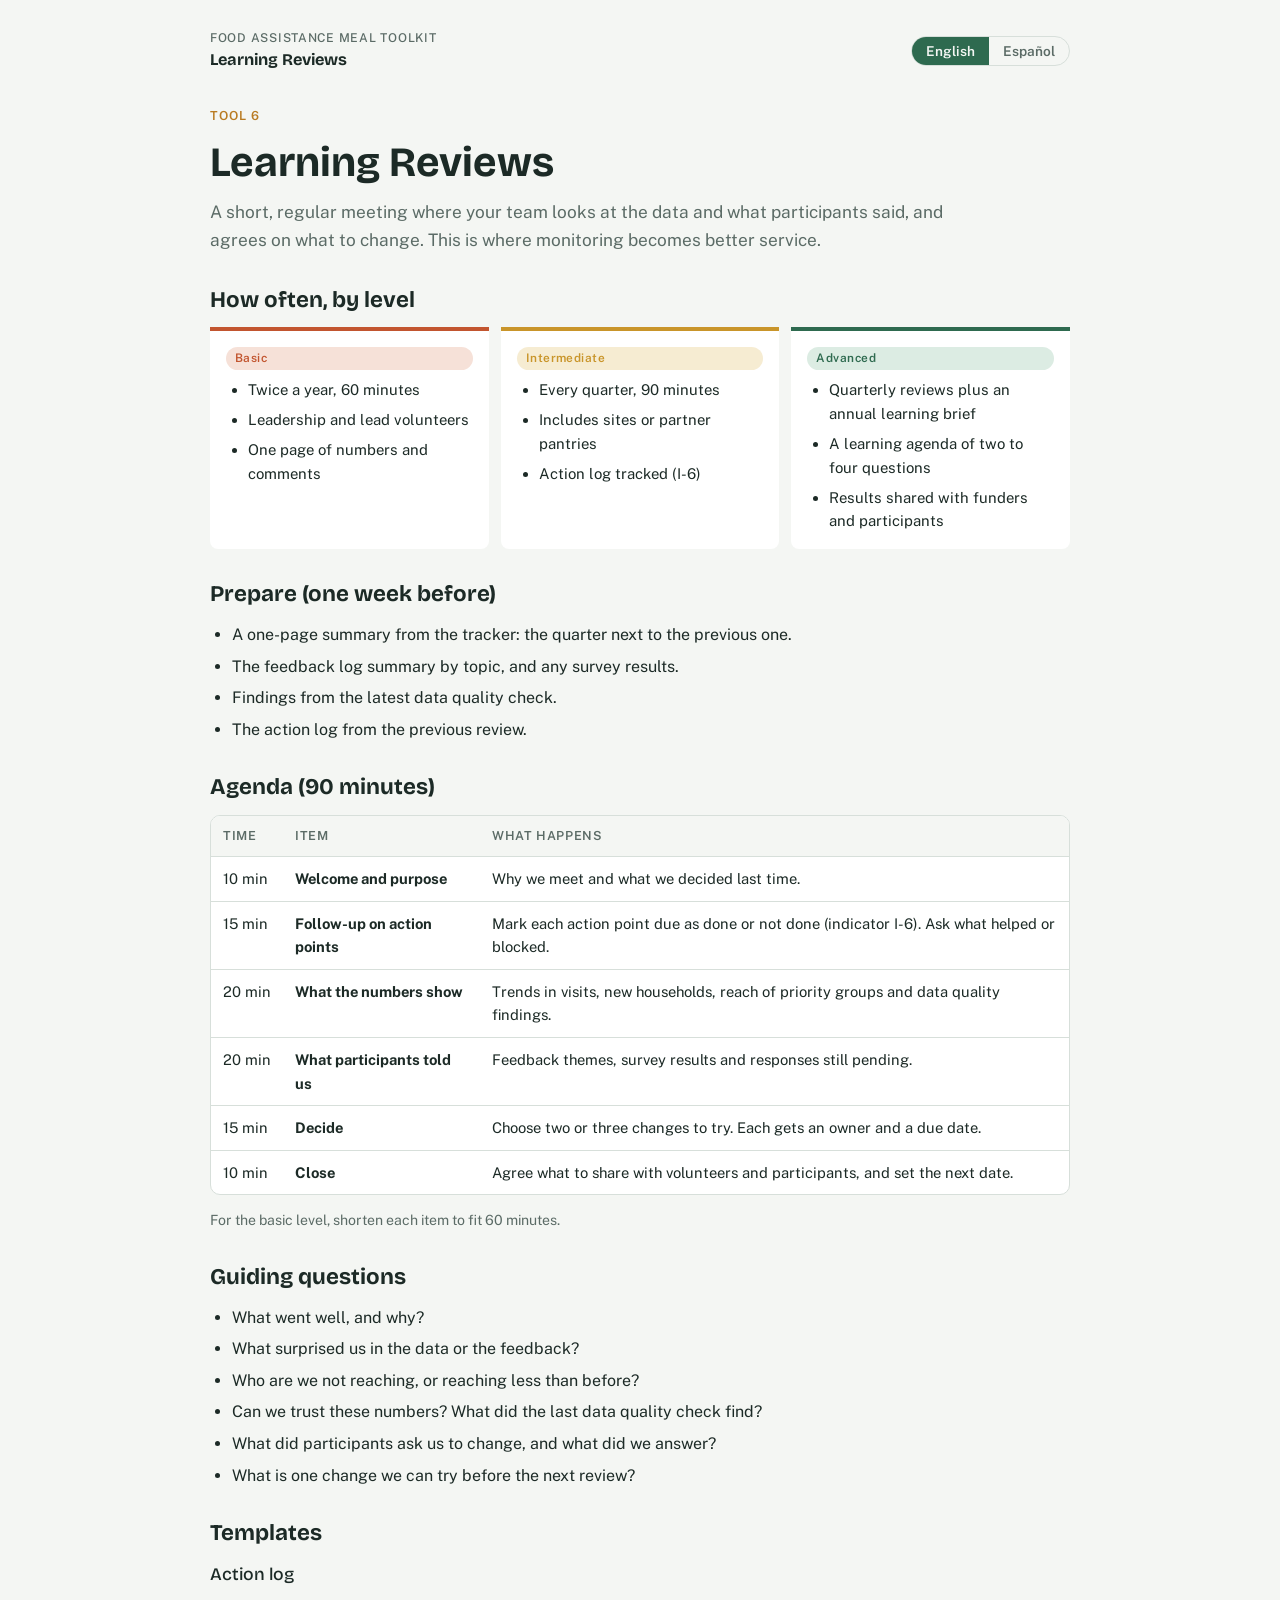
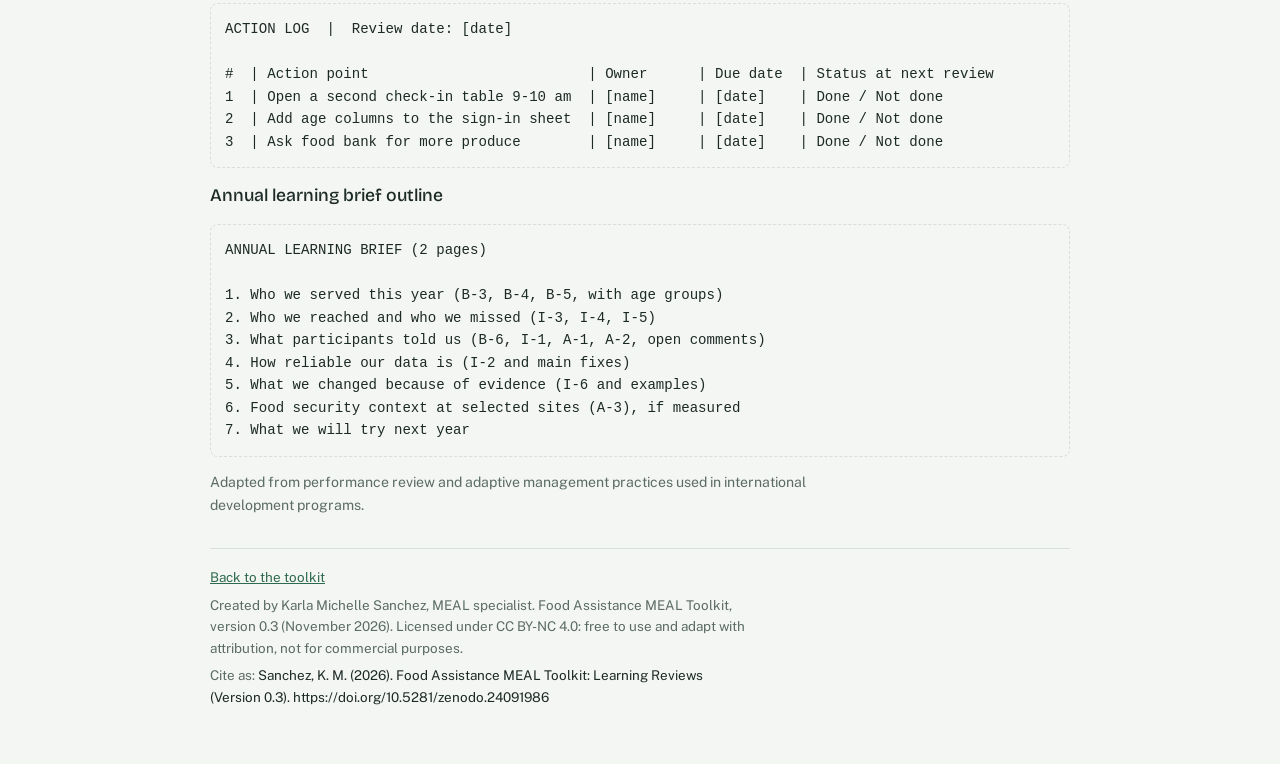
<file: learning-reviews.html>
<!doctype html>
<html lang="en" data-lang="en">
<head>
<meta charset="utf-8">
<meta name="viewport" content="width=device-width, initial-scale=1, viewport-fit=cover">
<title data-en="Learning Reviews" data-es="Revisiones de Aprendizaje">Learning Reviews</title>
<meta name="author" content="Karla Michelle Sanchez">
<meta name="claude:viewport-fit-sides" content="cover">
<link rel="preconnect" href="https://fonts.googleapis.com">
<link rel="stylesheet" href="https://fonts.googleapis.com/css2?family=Bricolage+Grotesque:opsz,wght@12..96,500;12..96,700&family=Public+Sans:wght@400;500;600&display=swap">
<link rel="stylesheet" href="assets/toolkit.css">
<script src="assets/toolkit.js"></script>
</head>
<body>
<div class="wrap">
  <header class="top">
    <a class="brand" href="index.html"><small>Food Assistance MEAL Toolkit</small><span class="en">Learning Reviews</span><span class="es">Revisiones de Aprendizaje</span></a>
    <div class="lang" role="group" aria-label="Language">
      <button id="lang-en" type="button">English</button>
      <button id="lang-es" type="button">Español</button>
    </div>
  </header>
  <main style="display:flex;flex-direction:column;gap:32px">

<div class="hero">
  <p class="eyebrow"><span class="en">Tool 6</span><span class="es">Herramienta 6</span></p>
  <h1><span class="en">Learning Reviews</span><span class="es">Revisiones de Aprendizaje</span></h1>
  <p class="lede"><span class="en">A short, regular meeting where your team looks at the data and what participants said, and agrees on what to change. This is where monitoring becomes better service.</span><span class="es">Una reunión corta y periódica en la que su equipo revisa los datos y lo que dijeron los participantes, y acuerda qué cambiar. Aquí es donde el monitoreo se convierte en mejor servicio.</span></p>
</div>

<section>
  <h2><span class="en">How often, by level</span><span class="es">Con qué frecuencia, por nivel</span></h2>
  <div class="tiers">
    <div class="tier b"><span class="chip b"><span class="en">Basic</span><span class="es">Básico</span></span><ul>
      <li><span class="en">Twice a year, 60 minutes</span><span class="es">Dos veces al año, 60 minutos</span></li>
      <li><span class="en">Leadership and lead volunteers</span><span class="es">Dirección y voluntarios líderes</span></li>
      <li><span class="en">One page of numbers and comments</span><span class="es">Una página de números y comentarios</span></li></ul></div>
    <div class="tier i"><span class="chip i"><span class="en">Intermediate</span><span class="es">Intermedio</span></span><ul>
      <li><span class="en">Every quarter, 90 minutes</span><span class="es">Cada trimestre, 90 minutos</span></li>
      <li><span class="en">Includes sites or partner pantries</span><span class="es">Incluye sitios o despensas aliadas</span></li>
      <li><span class="en">Action log tracked (I-6)</span><span class="es">Registro de acuerdos con seguimiento (I-6)</span></li></ul></div>
    <div class="tier a"><span class="chip a"><span class="en">Advanced</span><span class="es">Avanzado</span></span><ul>
      <li><span class="en">Quarterly reviews plus an annual learning brief</span><span class="es">Revisiones trimestrales y una nota anual de aprendizaje</span></li>
      <li><span class="en">A learning agenda of two to four questions</span><span class="es">Una agenda de aprendizaje de dos a cuatro preguntas</span></li>
      <li><span class="en">Results shared with funders and participants</span><span class="es">Resultados compartidos con donantes y participantes</span></li></ul></div>
  </div>
</section>

<section>
  <h2><span class="en">Prepare (one week before)</span><span class="es">Preparación (una semana antes)</span></h2>
  <ul>
    <li><span class="en">A one-page summary from the tracker: the quarter next to the previous one.</span><span class="es">Un resumen de una página del registro: el trimestre junto al anterior.</span></li>
    <li><span class="en">The feedback log summary by topic, and any survey results.</span><span class="es">El resumen del registro de opiniones por tema, y resultados de encuestas si los hay.</span></li>
    <li><span class="en">Findings from the latest data quality check.</span><span class="es">Hallazgos de la última verificación de calidad de datos.</span></li>
    <li><span class="en">The action log from the previous review.</span><span class="es">El registro de acuerdos de la revisión anterior.</span></li>
  </ul>
</section>

<section>
  <h2><span class="en">Agenda (90 minutes)</span><span class="es">Agenda (90 minutos)</span></h2>
  <div class="tablewrap"><table><thead><tr><th><span class="en">Time</span><span class="es">Tiempo</span></th><th><span class="en">Item</span><span class="es">Tema</span></th><th><span class="en">What happens</span><span class="es">Qué se hace</span></th></tr></thead><tbody><tr><td style="white-space:nowrap">10 min</td><td><strong><span class="en">Welcome and purpose</span><span class="es">Bienvenida y propósito</span></strong></td><td><span class="en">Why we meet and what we decided last time.</span><span class="es">Por qué nos reunimos y qué decidimos la última vez.</span></td></tr><tr><td style="white-space:nowrap">15 min</td><td><strong><span class="en">Follow-up on action points</span><span class="es">Seguimiento de acuerdos</span></strong></td><td><span class="en">Mark each action point due as done or not done (indicator I-6). Ask what helped or blocked.</span><span class="es">Marque cada acuerdo con plazo como cumplido o no (indicador I-6). Pregunte qué ayudó o qué lo impidió.</span></td></tr><tr><td style="white-space:nowrap">20 min</td><td><strong><span class="en">What the numbers show</span><span class="es">Qué muestran los números</span></strong></td><td><span class="en">Trends in visits, new households, reach of priority groups and data quality findings.</span><span class="es">Tendencias de visitas, hogares nuevos, alcance de grupos prioritarios y hallazgos de calidad de datos.</span></td></tr><tr><td style="white-space:nowrap">20 min</td><td><strong><span class="en">What participants told us</span><span class="es">Qué nos dijeron los participantes</span></strong></td><td><span class="en">Feedback themes, survey results and responses still pending.</span><span class="es">Temas de las opiniones, resultados de la encuesta y respuestas pendientes.</span></td></tr><tr><td style="white-space:nowrap">15 min</td><td><strong><span class="en">Decide</span><span class="es">Decidir</span></strong></td><td><span class="en">Choose two or three changes to try. Each gets an owner and a due date.</span><span class="es">Elija dos o tres cambios a probar. Cada uno con responsable y fecha.</span></td></tr><tr><td style="white-space:nowrap">10 min</td><td><strong><span class="en">Close</span><span class="es">Cierre</span></strong></td><td><span class="en">Agree what to share with volunteers and participants, and set the next date.</span><span class="es">Acuerde qué compartir con voluntarios y participantes, y fije la próxima fecha.</span></td></tr></tbody></table></div>
  <p class="note"><span class="en">For the basic level, shorten each item to fit 60 minutes.</span><span class="es">Para el nivel básico, acorte cada tema para que quepa en 60 minutos.</span></p>
</section>

<section>
  <h2><span class="en">Guiding questions</span><span class="es">Preguntas guía</span></h2>
  <ul><li><span class="en">What went well, and why?</span><span class="es">¿Qué salió bien y por qué?</span></li><li><span class="en">What surprised us in the data or the feedback?</span><span class="es">¿Qué nos sorprendió en los datos o las opiniones?</span></li><li><span class="en">Who are we not reaching, or reaching less than before?</span><span class="es">¿A quién no estamos llegando, o llegamos menos que antes?</span></li><li><span class="en">Can we trust these numbers? What did the last data quality check find?</span><span class="es">¿Podemos confiar en estos números? ¿Qué encontró la última verificación de calidad de datos?</span></li><li><span class="en">What did participants ask us to change, and what did we answer?</span><span class="es">¿Qué nos pidieron cambiar los participantes y qué respondimos?</span></li><li><span class="en">What is one change we can try before the next review?</span><span class="es">¿Qué cambio podemos probar antes de la próxima revisión?</span></li></ul>
</section>

<section>
  <h2><span class="en">Templates</span><span class="es">Plantillas</span></h2>
  <h3><span class="en">Action log</span><span class="es">Registro de acuerdos</span></h3>
  <div class="template en">ACTION LOG  |  Review date: [date]

#  | Action point                          | Owner      | Due date  | Status at next review
1  | Open a second check-in table 9-10 am  | [name]     | [date]    | Done / Not done
2  | Add age columns to the sign-in sheet  | [name]     | [date]    | Done / Not done
3  | Ask food bank for more produce        | [name]     | [date]    | Done / Not done</div><div class="template es">REGISTRO DE ACUERDOS  |  Fecha de la revisión: [fecha]

#  | Acuerdo                                    | Responsable | Fecha     | Estado en la próxima revisión
1  | Abrir segunda mesa de registro 9-10 am     | [nombre]    | [fecha]   | Cumplido / No cumplido
2  | Agregar columnas de edad a la hoja         | [nombre]    | [fecha]   | Cumplido / No cumplido
3  | Pedir más frutas y verduras al banco       | [nombre]    | [fecha]   | Cumplido / No cumplido</div>
  <h3><span class="en">Annual learning brief outline</span><span class="es">Estructura de la nota anual de aprendizaje</span></h3>
  <div class="template en">ANNUAL LEARNING BRIEF (2 pages)

1. Who we served this year (B-3, B-4, B-5, with age groups)
2. Who we reached and who we missed (I-3, I-4, I-5)
3. What participants told us (B-6, I-1, A-1, A-2, open comments)
4. How reliable our data is (I-2 and main fixes)
5. What we changed because of evidence (I-6 and examples)
6. Food security context at selected sites (A-3), if measured
7. What we will try next year</div><div class="template es">NOTA ANUAL DE APRENDIZAJE (2 páginas)

1. A quiénes atendimos este año (B-3, B-4, B-5, con grupos de edad)
2. A quiénes llegamos y a quiénes no (I-3, I-4, I-5)
3. Qué nos dijeron los participantes (B-6, I-1, A-1, A-2, comentarios)
4. Qué tan confiables son nuestros datos (I-2 y principales correcciones)
5. Qué cambiamos gracias a la evidencia (I-6 y ejemplos)
6. Contexto de seguridad alimentaria en sitios seleccionados (A-3), si se midió
7. Qué vamos a probar el próximo año</div>
  <p class="note"><span class="en">Adapted from performance review and adaptive management practices used in international development programs.</span><span class="es">Adaptado de prácticas de revisión de desempeño y gestión adaptativa usadas en programas de desarrollo internacional.</span></p>
</section>

  </main>
  <footer>
    <p><span class="en"><a href="index.html">Back to the toolkit</a></span><span class="es"><a href="index.html">Volver al toolkit</a></span></p>
    <p><span class="en">Created by Karla Michelle Sanchez, MEAL specialist. Food Assistance MEAL Toolkit, version 0.3 (November 2026). Licensed under CC BY-NC 4.0: free to use and adapt with attribution, not for commercial purposes.</span><span class="es">Creado por Karla Michelle Sanchez, especialista MEAL. Food Assistance MEAL Toolkit, versión 0.3 (noviembre 2026). Licencia CC BY-NC 4.0: puede usarse y adaptarse citando a la autora, sin fines comerciales.</span></p>
    <p><span class="en">Cite as:</span><span class="es">Cítese como:</span> <cite>Sanchez, K. M. (2026). Food Assistance MEAL Toolkit: Learning Reviews (Version 0.3). https://doi.org/10.5281/zenodo.24091986</cite></p>
  </footer>
</div>

</body>
</html>
</file>
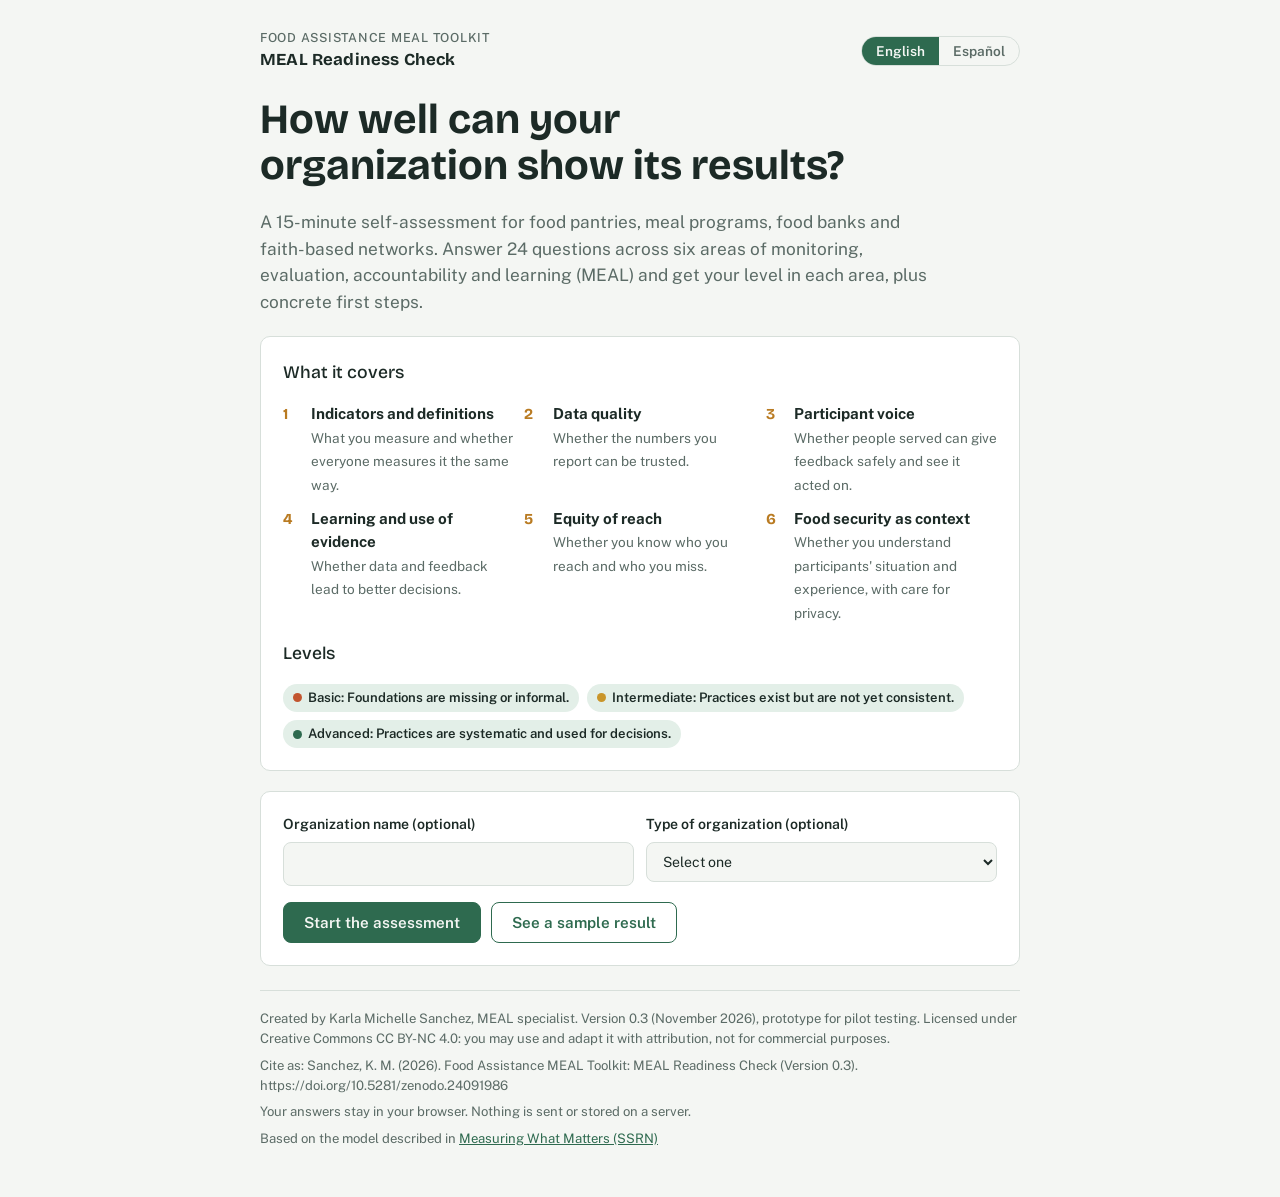
<file: self-assessment.html>
<!doctype html>
<html lang="en">
<head>
<meta charset="utf-8">
<meta name="viewport" content="width=device-width, initial-scale=1, viewport-fit=cover">
<title>MEAL Readiness Check</title>
<meta name="claude:viewport-fit-sides" content="cover">
<link rel="preconnect" href="https://fonts.googleapis.com">
<link rel="stylesheet" href="https://fonts.googleapis.com/css2?family=Bricolage+Grotesque:opsz,wght@12..96,500;12..96,700&family=Public+Sans:wght@400;500;600&display=swap">
<style>
body{margin:0}[hidden]{display:none!important}img{max-width:100%}
/* Layout: one centered working column; intro, then one dimension per step, then a results profile. */
:root{
  --bg:#f4f6f3; --surface:#ffffff; --fg:#1c2a26; --muted:#5b6b66; --line:#d7dfda;
  --accent:#2e6a4f; --accent-soft:#e3efe8; --grain:#b97b22;
  --t1:#c2552f; --t2:#c9952a; --t3:#2e6a4f;
  --display:"Bricolage Grotesque", "Segoe UI", system-ui, sans-serif;
  --body:"Public Sans", "Segoe UI", system-ui, sans-serif;
}
@media (prefers-color-scheme: dark){:root:not([data-theme="light"]){
  --bg:#121a18; --surface:#1a2522; --fg:#e6ece9; --muted:#9aaba5; --line:#2c3a36;
  --accent:#6cc09a; --accent-soft:#1f352c; --grain:#e0a94e;
  --t1:#e07a55; --t2:#e2b453; --t3:#6cc09a; color-scheme:dark }}
:root[data-theme="dark"]{
  --bg:#121a18; --surface:#1a2522; --fg:#e6ece9; --muted:#9aaba5; --line:#2c3a36;
  --accent:#6cc09a; --accent-soft:#1f352c; --grain:#e0a94e;
  --t1:#e07a55; --t2:#e2b453; --t3:#6cc09a; color-scheme:dark }

body{background:var(--bg);color:var(--fg);font-family:var(--body);font-size:16px;line-height:1.55}
.wrap{max-width:760px;margin:0 auto;padding-block:28px 48px;
  padding-left:max(16px, env(safe-area-inset-left, 0px));padding-right:max(16px, env(safe-area-inset-right, 0px));
  display:flex;flex-direction:column;gap:24px}
header{display:flex;justify-content:space-between;align-items:center;gap:12px;flex-wrap:wrap}
.brand{font-family:var(--display);font-weight:700;font-size:1.05rem;letter-spacing:.01em}
.brand small{display:block;font-family:var(--body);font-weight:500;font-size:.78rem;color:var(--muted);letter-spacing:.06em;text-transform:uppercase}
.lang{display:flex;border:1px solid var(--line);border-radius:999px;overflow:hidden}
.lang button{border:0;background:transparent;color:var(--muted);padding:6px 14px;font:600 .85rem var(--body);cursor:pointer}
.lang button[aria-pressed="true"]{background:var(--accent);color:var(--bg)}
h1{font-family:var(--display);font-weight:700;font-size:clamp(1.9rem,5vw,2.6rem);line-height:1.1;margin:0;text-wrap:balance}
h2{font-family:var(--display);font-weight:700;font-size:1.45rem;line-height:1.2;margin:0;text-wrap:balance}
h3{font-family:var(--display);font-weight:500;font-size:1.1rem;margin:0}
p{margin:0}
.lede{font-size:1.08rem;color:var(--muted);max-width:62ch}
.panel{background:var(--surface);border:1px solid var(--line);border-radius:10px;padding:22px;display:flex;flex-direction:column;gap:16px}
.dims{display:grid;grid-template-columns:repeat(auto-fit,minmax(210px,1fr));gap:10px;list-style:none;margin:0;padding:0}
.dims li{display:flex;gap:10px;align-items:baseline;font-size:.95rem}
.dims b{font-family:var(--display);color:var(--grain);min-width:1.2em}
.tiers{display:flex;gap:8px;flex-wrap:wrap}
.chip{display:inline-flex;align-items:center;gap:6px;font-size:.82rem;font-weight:600;padding:4px 10px;border-radius:999px;background:var(--accent-soft)}
.dot{width:9px;height:9px;border-radius:50%}
.fields{display:grid;grid-template-columns:1fr 1fr;gap:12px}
label.f{display:flex;flex-direction:column;gap:6px;font-size:.88rem;font-weight:600;min-width:0}
input[type=text],select{font:inherit;font-weight:400;padding:10px 12px;border:1px solid var(--line);border-radius:8px;background:var(--bg);color:var(--fg);min-width:0}
.actions{display:flex;gap:10px;flex-wrap:wrap;align-items:center}
.btn{font:600 .95rem var(--body);padding:11px 20px;border-radius:8px;border:1px solid var(--accent);cursor:pointer;background:var(--accent);color:var(--bg)}
.btn.ghost{background:transparent;color:var(--accent)}
.btn:disabled{opacity:.45;cursor:not-allowed}
:focus-visible{outline:3px solid var(--grain);outline-offset:2px}
.note{font-size:.85rem;color:var(--muted)}

/* stepper */
.steps{display:grid;grid-template-columns:repeat(6,1fr);gap:6px}
.steps span{height:6px;border-radius:3px;background:var(--line)}
.steps span.done{background:var(--accent)}
.steps span.now{background:var(--grain)}
.eyebrow{font-size:.78rem;font-weight:600;letter-spacing:.08em;text-transform:uppercase;color:var(--grain)}
.q{display:flex;flex-direction:column;gap:10px;padding-top:16px;border-top:1px solid var(--line)}
.q:first-of-type{border-top:0;padding-top:0}
.q legend{font-weight:600;padding:0;margin-bottom:4px}
fieldset{border:0;margin:0;padding:0;min-width:0}
.opts{display:grid;gap:8px}
.opt{display:flex;gap:10px;align-items:flex-start;padding:10px 12px;border:1px solid var(--line);border-radius:8px;cursor:pointer;background:var(--bg)}
.opt:hover{border-color:var(--accent)}
.opt input{margin-top:4px;accent-color:var(--accent)}
.opt:has(input:checked){border-color:var(--accent);background:var(--accent-soft)}

/* results */
.overall{display:flex;gap:18px;align-items:center;flex-wrap:wrap}
.badge{font-family:var(--display);font-weight:700;font-size:1.3rem;padding:8px 16px;border-radius:8px;color:var(--bg)}
.chart{display:flex;flex-direction:column;gap:12px}
.row{display:grid;grid-template-columns:minmax(0,190px) 1fr 92px;gap:12px;align-items:center;font-size:.92rem}
.track{position:relative;height:14px;border-radius:7px;background:linear-gradient(90deg,var(--line) 0 50%,transparent 50%);background-color:var(--bg);border:1px solid var(--line);overflow:hidden}
.bar{position:absolute;inset:0 auto 0 0;border-radius:7px}
.lv{font-size:.8rem;font-weight:600;font-variant-numeric:tabular-nums;text-align:right}
.axis{display:grid;grid-template-columns:minmax(0,190px) 1fr 92px;gap:12px;font-size:.75rem;color:var(--muted)}
.axis div:nth-child(2){display:flex;justify-content:space-between}
.recs{display:flex;flex-direction:column;gap:14px}
.rec{display:flex;flex-direction:column;gap:6px;padding:14px 16px;border-left:4px solid var(--line);background:var(--bg);border-radius:0 8px 8px 0}
.rec ul{margin:0;padding-left:20px}
.priority{border:2px solid var(--grain)}
.sample{font-size:.8rem;font-weight:600;color:var(--grain)}
footer{font-size:.82rem;color:var(--muted);display:flex;flex-direction:column;gap:6px;border-top:1px solid var(--line);padding-top:18px}
footer a{color:var(--accent)}
cite{font-style:normal;user-select:all}
@media (max-width:560px){
  .fields{grid-template-columns:1fr}
  .row,.axis{grid-template-columns:minmax(0,1fr) 84px}
  .row .track{grid-column:1/-1;order:3}
  .axis{display:none}
}
@media (prefers-reduced-motion:no-preference){.bar{transition:width .6s ease}}
</style>

</head>
<body>
<div class="wrap">
  <header>
    <a class="brand" href="index.html" style="color:inherit;text-decoration:none"><small data-t="kicker"></small><span data-t="appname"></span></a>
    <div class="lang" role="group" aria-label="Language">
      <button id="lang-en" type="button">English</button>
      <button id="lang-es" type="button">Español</button>
    </div>
  </header>

  <main id="view"></main>

  <footer>
    <p data-t="credit"></p>
    <p><span data-t="citeas"></span> <cite id="cite"></cite></p>
    <p data-t="privacy"></p>
    <p><span data-t="related"></span> <a href="https://papers.ssrn.com/sol3/papers.cfm?abstract_id=7667399" target="_blank" rel="noopener">Measuring What Matters (SSRN)</a></p>
  </footer>
</div>

<script>
const VERSION = "0.3";
const T = {
  en:{kicker:"Food Assistance MEAL Toolkit",appname:"MEAL Readiness Check",
    title:"How well can your organization show its results?",
    lede:"A 15-minute self-assessment for food pantries, meal programs, food banks and faith-based networks. Answer 24 questions across six areas of monitoring, evaluation, accountability and learning (MEAL) and get your level in each area, plus concrete first steps.",
    covers:"What it covers",tiersLbl:"Levels",
    orgname:"Organization name (optional)",orgtype:"Type of organization (optional)",
    types:["Select one","Food pantry or meal program","Food bank","Faith-based network or parish","Community organization","Other"],
    start:"Start the assessment",sample:"See a sample result",resume:"Continue where I left off",
    step:"Area",of:"of",back:"Back",next:"Next area",finish:"See my results",answerAll:"Answer all questions in this area to continue.",
    resTitle:"Your MEAL profile",overall:"Overall level",profile:"Level by area",
    first:"Start here",firstNote:"This is the area with the most room to grow. Small steps here make the other areas easier.",
    recsTitle:"Next steps by area",copy:"Copy summary",copied:"Summary copied",copyFail:"Copy did not work. Select the text below instead.",
    restart:"Start over",edit:"Change my answers",sampleTag:"Example result with sample answers, not a real organization.",
    levels:["Basic","Intermediate","Advanced"],
    levelDesc:["Foundations are missing or informal.","Practices exist but are not yet consistent.","Practices are systematic and used for decisions."],
    credit:"Created by Karla Michelle Sanchez, MEAL specialist. Version "+VERSION+" (November 2026), prototype for pilot testing. Licensed under Creative Commons CC BY-NC 4.0: you may use and adapt it with attribution, not for commercial purposes.",
    citeas:"Cite as:",
    privacy:"Your answers stay in your browser. Nothing is sent or stored on a server.",
    related:"Based on the model described in"},
  es:{kicker:"Food Assistance MEAL Toolkit",appname:"Diagnóstico de Capacidad MEAL",
    title:"¿Qué tan bien puede su organización demostrar sus resultados?",
    lede:"Una autoevaluación de 15 minutos para despensas, comedores, bancos de alimentos y redes de fe. Responda 24 preguntas en seis áreas de monitoreo, evaluación, rendición de cuentas y aprendizaje (MEAL) y obtenga su nivel en cada área, con primeros pasos concretos.",
    covers:"Qué evalúa",tiersLbl:"Niveles",
    orgname:"Nombre de la organización (opcional)",orgtype:"Tipo de organización (opcional)",
    types:["Seleccione una opción","Despensa o comedor","Banco de alimentos","Red de fe o parroquia","Organización comunitaria","Otro"],
    start:"Comenzar la autoevaluación",sample:"Ver un resultado de ejemplo",resume:"Continuar donde lo dejé",
    step:"Área",of:"de",back:"Atrás",next:"Siguiente área",finish:"Ver mis resultados",answerAll:"Responda todas las preguntas de esta área para continuar.",
    resTitle:"Su perfil MEAL",overall:"Nivel general",profile:"Nivel por área",
    first:"Empiece aquí",firstNote:"Esta es el área con más espacio para crecer. Pequeños pasos aquí facilitan las demás áreas.",
    recsTitle:"Próximos pasos por área",copy:"Copiar resumen",copied:"Resumen copiado",copyFail:"No se pudo copiar. Seleccione el texto de abajo.",
    restart:"Empezar de nuevo",edit:"Cambiar mis respuestas",sampleTag:"Resultado de ejemplo con respuestas de muestra, no de una organización real.",
    levels:["Básico","Intermedio","Avanzado"],
    levelDesc:["Las bases faltan o son informales.","Las prácticas existen pero aún no son consistentes.","Las prácticas son sistemáticas y se usan para decidir."],
    credit:"Creado por Karla Michelle Sanchez, especialista MEAL. Versión "+VERSION+" (noviembre 2026), prototipo para prueba piloto. Licencia Creative Commons CC BY-NC 4.0: puede usarla y adaptarla citando a la autora, sin fines comerciales.",
    citeas:"Cítese como:",
    privacy:"Sus respuestas se quedan en su navegador. Nada se envía ni se guarda en un servidor.",
    related:"Basado en el modelo descrito en"}
};

/* Each dimension: name, intro, 4 questions with 4 options scored 0 to 3, and recommendations by level. */
const D = [
 {en:"Indicators and definitions",es:"Indicadores y definiciones",
  ien:"What you measure and whether everyone measures it the same way.",ies:"Qué mide y si todos lo miden de la misma manera.",
  q:[
   {en:"What does your organization track regularly?",es:"¿Qué registra su organización de forma regular?",
    o:[["Little or nothing consistently","Poco o nada de forma constante"],["Pounds or meals distributed","Libras o comidas distribuidas"],["Food distributed plus people or households served","Alimentos distribuidos y personas u hogares atendidos"],["Outputs plus some result, such as satisfaction or food security","Productos y algún resultado, como satisfacción o seguridad alimentaria"]]},
   {en:"Are your indicators written down with a definition (what counts and how it is counted)?",es:"¿Sus indicadores están escritos con una definición (qué cuenta y cómo se cuenta)?",
    o:[["No","No"],["Some informal notes","Algunas notas informales"],["Most have a written definition","La mayoría tiene una definición escrita"],["All have a reference sheet: definition, source, method, frequency","Todos tienen ficha: definición, fuente, método, frecuencia"]]},
   {en:"Do all sites, shifts and volunteers count \"people served\" the same way?",es:"¿Todos los sitios, turnos y voluntarios cuentan \"personas atendidas\" de la misma manera?",
    o:[["I don't know","No lo sé"],["No, it varies","No, varía"],["Mostly, with some differences","Casi siempre, con algunas diferencias"],["Yes, using a shared written definition","Sí, con una definición escrita común"]]},
   {en:"Do you set targets for your main indicators?",es:"¿Establecen metas para sus indicadores principales?",
    o:[["No","No"],["Informal goals","Metas informales"],["Annual targets for some indicators","Metas anuales para algunos indicadores"],["Annual targets for all, compared against results","Metas anuales para todos, comparadas con los resultados"]]}],
  r:[
   {en:["Choose 3 to 5 indicators you already collect, such as households served and pounds distributed.","Write a one-paragraph definition for each: what counts, what does not, and who records it.","Share the definitions with every site and shift."],
    es:["Elija 3 a 5 indicadores que ya recolecta, como hogares atendidos y libras distribuidas.","Escriba una definición de un párrafo para cada uno: qué cuenta, qué no y quién lo registra.","Comparta las definiciones con todos los sitios y turnos."]},
   {en:["Turn your definitions into indicator reference sheets: definition, unit, data source, method, frequency, disaggregation and responsible person.","Add at least one indicator about participant experience, not only volume.","Set simple annual targets for your core indicators."],
    es:["Convierta sus definiciones en fichas de indicadores: definición, unidad, fuente, método, frecuencia, desagregación y responsable.","Agregue al menos un indicador sobre la experiencia de los participantes, no solo de volumen.","Defina metas anuales sencillas para sus indicadores principales."]},
   {en:["Align your indicators with funder and network reporting so data is collected once.","Review definitions once a year with sites and update them.","Share your reference sheets with peer organizations."],
    es:["Alinee sus indicadores con los reportes de donantes y de la red para recolectar los datos una sola vez.","Revise las definiciones una vez al año con los sitios y actualícelas.","Comparta sus fichas de indicadores con organizaciones pares."]}]},
 {en:"Data quality",es:"Calidad de datos",
  ien:"Whether the numbers you report can be trusted.",ies:"Si se puede confiar en los números que reporta.",
  q:[
   {en:"Who checks data before it is reported?",es:"¿Quién revisa los datos antes de reportarlos?",
    o:[["Nobody","Nadie"],["Whoever compiles it takes a quick look","Quien los compila les da un vistazo"],["A designated person reviews it","Una persona designada los revisa"],["A designated person reviews it with a written checklist","Una persona designada los revisa con una lista de verificación escrita"]]},
   {en:"Can you trace reported numbers back to source records, such as sign-in sheets or logs?",es:"¿Puede rastrear los números reportados hasta los registros de origen, como hojas de firma o bitácoras?",
    o:[["No","No"],["Sometimes","A veces"],["Usually","Casi siempre"],["Yes, records are kept and spot-checked","Sí, los registros se guardan y se verifican por muestreo"]]},
   {en:"How often do you verify data from partner sites or volunteers?",es:"¿Con qué frecuencia verifica los datos de sitios aliados o voluntarios?",
    o:[["Never","Nunca"],["Only when a problem appears","Solo cuando aparece un problema"],["Occasionally","Ocasionalmente"],["On a schedule, with corrective actions tracked","Con un calendario y seguimiento de acciones correctivas"]]},
   {en:"When errors are found, what happens?",es:"Cuando se encuentran errores, ¿qué pasa?",
    o:[["Nothing formal","Nada formal"],["They are fixed in that report","Se corrigen en ese reporte"],["They are fixed and the cause is discussed","Se corrigen y se discute la causa"],["They are fixed, the cause is documented and the procedure is updated","Se corrigen, se documenta la causa y se actualiza el procedimiento"]]}],
  r:[
   {en:["Name one person responsible for reviewing data before it is sent.","Keep sign-in sheets or logs for at least one year.","Each month, compare the total you report with your sign-in sheets for one distribution day."],
    es:["Designe a una persona responsable de revisar los datos antes de enviarlos.","Guarde las hojas de firma o bitácoras por al menos un año.","Cada mes, compare el total reportado con las hojas de firma de un día de distribución."]},
   {en:["Use a short checklist to review data for validity, completeness, accuracy and timeliness.","Spot-check a small sample of records at partner sites once or twice a year.","Write down each error found and what was done about it."],
    es:["Use una lista corta para revisar validez, integridad, precisión y puntualidad de los datos.","Verifique una pequeña muestra de registros en los sitios aliados una o dos veces al año.","Anote cada error encontrado y qué se hizo al respecto."]},
   {en:["Run data quality assessments on a rotating sample of sites each year.","Track corrective action plans until they are closed.","Report data quality results to leadership alongside program results."],
    es:["Realice evaluaciones de calidad de datos en una muestra rotativa de sitios cada año.","Dé seguimiento a los planes de acción correctiva hasta cerrarlos.","Reporte los resultados de calidad de datos a la dirección junto con los resultados del programa."]}]},
 {en:"Participant voice",es:"Voz de los participantes",
  ien:"Whether people served can give feedback safely and see it acted on.",ies:"Si las personas atendidas pueden opinar con seguridad y ver que se actúa.",
  q:[
   {en:"How can participants give feedback or make a complaint?",es:"¿Cómo pueden los participantes opinar o presentar una queja?",
    o:[["There is no channel","No hay canal"],["Informally, by telling a volunteer","De manera informal, diciéndole a un voluntario"],["One formal channel, such as a box or form","Un canal formal, como un buzón o formulario"],["Several safe channels, including an anonymous option","Varios canales seguros, con opción anónima"]]},
   {en:"Is feedback recorded?",es:"¿Se registran las opiniones y quejas?",
    o:[["No","No"],["Sometimes","A veces"],["Most of it","La mayoría"],["All of it, with date, type and response","Todas, con fecha, tipo y respuesta"]]},
   {en:"Do you respond and close the loop?",es:"¿Responden y cierran el ciclo?",
    o:[["Rarely","Rara vez"],["Individually, when possible","De forma individual, cuando es posible"],["Most items get a documented response","La mayoría recibe una respuesta documentada"],["Responses are tracked and you tell participants what changed","Las respuestas se registran y se informa a los participantes qué cambió"]]},
   {en:"Are feedback channels available in the languages participants speak?",es:"¿Los canales de opinión están en los idiomas que hablan los participantes?",
    o:[["No","No"],["On request","A solicitud"],["In the main language plus one more","En el idioma principal y uno más"],["In all main languages of the people served","En todos los idiomas principales de las personas atendidas"]]}],
  r:[
   {en:["Set up one simple channel, such as a feedback box or a short card, in English and Spanish.","Tell participants clearly that feedback will never affect the help they receive.","Keep a basic log: date, type of feedback and response."],
    es:["Habilite un canal sencillo, como un buzón o una tarjeta corta, en inglés y español.","Explique claramente que opinar nunca afectará la ayuda que reciben.","Lleve un registro básico: fecha, tipo de opinión y respuesta."]},
   {en:["Add a second channel, such as phone or text, with an anonymous option.","Set a response time standard, for example 72 business hours.","Post a short \"You said, we did\" notice at the distribution site each quarter."],
    es:["Agregue un segundo canal, como teléfono o mensaje de texto, con opción anónima.","Defina un tiempo de respuesta, por ejemplo 72 horas hábiles.","Publique cada trimestre un aviso corto de \"Ustedes dijeron, nosotros hicimos\" en el sitio de distribución."]},
   {en:["Define referral pathways for sensitive complaints.","Analyze feedback trends every quarter and bring them to learning reviews.","Measure the share of feedback closed with a documented response."],
    es:["Defina rutas de referencia para quejas sensibles.","Analice las tendencias de las opiniones cada trimestre y llévelas a las revisiones de aprendizaje.","Mida el porcentaje de opiniones cerradas con una respuesta documentada."]}]},
 {en:"Learning and use of evidence",es:"Aprendizaje y uso de evidencia",
  ien:"Whether data and feedback lead to better decisions.",ies:"Si los datos y las opiniones llevan a mejores decisiones.",
  q:[
   {en:"How often does your team review its data together?",es:"¿Con qué frecuencia su equipo revisa sus datos en conjunto?",
    o:[["Never","Nunca"],["Once a year, for reports","Una vez al año, para los informes"],["A few times a year","Algunas veces al año"],["On a set schedule, such as quarterly, with partners","Con un calendario fijo, como trimestral, con los aliados"]]},
   {en:"In the past year, did data or feedback lead to a change in services?",es:"En el último año, ¿los datos o las opiniones llevaron a un cambio en los servicios?",
    o:[["No","No"],["I'm not sure","No estoy seguro/a"],["Once or twice","Una o dos veces"],["Yes, several documented changes","Sí, varios cambios documentados"]]},
   {en:"Who sees your data?",es:"¿Quién ve sus datos?",
    o:[["Only the funder","Solo el donante"],["Leadership","La dirección"],["Staff and volunteers","El personal y los voluntarios"],["Staff, volunteers, partners and a summary for participants","Personal, voluntarios, aliados y un resumen para los participantes"]]},
   {en:"Are action points from reviews tracked?",es:"¿Se da seguimiento a los acuerdos de las revisiones?",
    o:[["No","No"],["Sometimes noted","A veces se anotan"],["Usually noted","Casi siempre se anotan"],["Tracked with an owner and follow-up","Se registran con responsable y seguimiento"]]}],
  r:[
   {en:["Hold one 60-minute meeting to look at your numbers and participant comments together.","Ask three questions: What went well? What surprised us? What will we try?","Write down one decision and who owns it."],
    es:["Haga una reunión de 60 minutos para revisar juntos sus números y los comentarios de los participantes.","Haga tres preguntas: ¿Qué salió bien? ¿Qué nos sorprendió? ¿Qué vamos a probar?","Anote una decisión y quién es responsable."]},
   {en:["Schedule learning reviews every quarter with sites or partners.","Use a simple action log with owner and due date.","Share a one-page summary of results with staff and volunteers."],
    es:["Programe revisiones de aprendizaje cada trimestre con sitios o aliados.","Use un registro de acuerdos con responsable y fecha.","Comparta un resumen de una página con el personal y los voluntarios."]},
   {en:["Define a short learning agenda: two to four questions you want your data to answer each year.","Use dashboards that show each site its own data next to network averages.","Publish annual learning briefs for funders, partners and the community."],
    es:["Defina una agenda de aprendizaje corta: dos a cuatro preguntas que sus datos deben responder cada año.","Use tableros que muestren a cada sitio sus datos junto al promedio de la red.","Publique notas anuales de aprendizaje para donantes, aliados y la comunidad."]}]},
 {en:"Equity of reach",es:"Equidad en el alcance",
  ien:"Whether you know who you reach and who you miss.",ies:"Si sabe a quién llega y a quién no.",
  q:[
   {en:"Do you collect basic household information, such as size, age groups or ZIP code?",es:"¿Recolecta información básica del hogar, como tamaño, grupos de edad o código postal?",
    o:[["No","No"],["Some of it","Una parte"],["Most of it","La mayoría"],["Yes, consistently and with consent","Sí, de forma constante y con consentimiento"]]},
   {en:"Can you break down your numbers by group or area?",es:"¿Puede desagregar sus números por grupo o zona?",
    o:[["No","No"],["Only with a lot of manual work","Solo con mucho trabajo manual"],["For some indicators","Para algunos indicadores"],["Routinely","De forma rutinaria"]]},
   {en:"Do you know which groups in your area are not reaching your services?",es:"¿Sabe qué grupos de su zona no están llegando a sus servicios?",
    o:[["No","No"],["We have assumptions","Tenemos suposiciones"],["We have some evidence","Tenemos algo de evidencia"],["Yes, analyzed with outside data such as census or need maps","Sí, analizado con datos externos como censo o mapas de necesidad"]]},
   {en:"Have you adjusted services to reach underserved groups (hours, location, language)?",es:"¿Ha ajustado los servicios para llegar a grupos desatendidos (horarios, lugar, idioma)?",
    o:[["No","No"],["We have discussed it","Lo hemos conversado"],["Once","Una vez"],["Regularly, based on data","Con regularidad, según los datos"]]}],
  r:[
   {en:["Add two or three questions to intake: household size, children and seniors, ZIP code.","Explain why you ask and that answers are optional.","Count your households by ZIP code once a quarter."],
    es:["Agregue dos o tres preguntas al registro: tamaño del hogar, niños y adultos mayores, código postal.","Explique por qué pregunta y que las respuestas son opcionales.","Cuente sus hogares por código postal una vez al trimestre."]},
   {en:["Disaggregate your core indicators by household type and area.","Compare who you serve with local need data, such as census or food bank maps.","Pick one underserved group and test one change, such as evening hours."],
    es:["Desagregue sus indicadores principales por tipo de hogar y zona.","Compare a quién atiende con datos de necesidad local, como el censo o mapas del banco de alimentos.","Elija un grupo desatendido y pruebe un cambio, como un horario nocturno."]},
   {en:["Review reach gaps in every learning review.","Track whether adjustments increased participation from the target group.","Share reach analysis with partners to coordinate coverage."],
    es:["Revise las brechas de alcance en cada revisión de aprendizaje.","Mida si los ajustes aumentaron la participación del grupo meta.","Comparta el análisis de alcance con aliados para coordinar la cobertura."]}]},
 {en:"Food security as context",es:"Seguridad alimentaria como contexto",
  ien:"Whether you understand participants' situation and experience, with care for privacy.",ies:"Si comprende la situación y experiencia de los participantes, cuidando su privacidad.",
  q:[
   {en:"Do you ever measure participants' food security?",es:"¿Alguna vez mide la seguridad alimentaria de los participantes?",
    o:[["Never","Nunca"],["Only through stories or anecdotes","Solo con historias o anécdotas"],["Once, or occasionally","Una vez, u ocasionalmente"],["Periodically, with a validated tool such as the USDA module or Hunger Vital Sign","Periódicamente, con una herramienta validada como el módulo de USDA o Hunger Vital Sign"]]},
   {en:"Do you ask participants about their satisfaction with the quality, quantity and cultural fit of the food?",es:"¿Pregunta a los participantes por su satisfacción con la calidad, cantidad y pertinencia cultural de los alimentos?",
    o:[["No","No"],["Informally","De manera informal"],["Through an occasional survey","Con una encuesta ocasional"],["Through a regular survey","Con una encuesta regular"]]},
   {en:"How do you handle consent and data protection?",es:"¿Cómo maneja el consentimiento y la protección de datos?",
    o:[["No procedures","Sin procedimientos"],["Verbal and informal","Verbal e informal"],["Consent is obtained and data has some protection","Se obtiene consentimiento y los datos tienen alguna protección"],["Written procedure, secure storage and limited access","Procedimiento escrito, almacenamiento seguro y acceso limitado"]]},
   {en:"Is this information used for decisions, such as food mix or referrals?",es:"¿Esta información se usa para decidir, por ejemplo la mezcla de alimentos o las referencias?",
    o:[["No","No"],["Rarely","Rara vez"],["Sometimes","A veces"],["Regularly","Con regularidad"]]}],
  r:[
   {en:["Write a short consent script and a rule for where participant data is stored and who can see it.","Start with three satisfaction questions on quality, quantity and cultural fit.","Never make answering a condition for receiving food."],
    es:["Escriba un guion corto de consentimiento y una regla sobre dónde se guardan los datos y quién los ve.","Empiece con tres preguntas de satisfacción sobre calidad, cantidad y pertinencia cultural.","Nunca condicione la ayuda a que respondan."]},
   {en:["Run a short participant survey twice a year with a small sample.","Consider the two-question Hunger Vital Sign at intake or in the survey.","Bring survey results to your learning reviews."],
    es:["Aplique una encuesta corta a una pequeña muestra dos veces al año.","Considere las dos preguntas del Hunger Vital Sign en el registro o la encuesta.","Lleve los resultados de la encuesta a sus revisiones de aprendizaje."]},
   {en:["Track food security at selected sites with the USDA six-item module.","Use the results as context for decisions, not as proof of impact.","Partner with a university if you want to test which service models work best."],
    es:["Mida la seguridad alimentaria en sitios seleccionados con el módulo de seis preguntas de USDA.","Use los resultados como contexto para decidir, no como prueba de impacto.","Alíese con una universidad si quiere probar qué modelos de servicio funcionan mejor."]}]}
];

const SAMPLE = [[2,1,1,1],[1,1,0,1],[1,0,1,2],[1,1,1,0],[2,1,0,1],[0,1,1,1]];
const KEY="meal-check-v1";
let S = {lang:"en",screen:"intro",step:0,answers:D.map(d=>d.q.map(()=>null)),org:"",type:0,sample:false};

function load(){try{const s=JSON.parse(localStorage.getItem(KEY)||"null");if(s&&s.answers&&s.answers.length===D.length)S=Object.assign(S,s);const l=localStorage.getItem("fam-lang");if(l==="en"||l==="es")S.lang=l;}catch(e){}}
function save(){try{localStorage.setItem(KEY,JSON.stringify(S));localStorage.setItem("fam-lang",S.lang);}catch(e){}}
const t=k=>T[S.lang][k];
const L=o=>o[S.lang];
const esc=s=>String(s).replace(/[&<>"]/g,c=>({"&":"&amp;","<":"&lt;",">":"&gt;",'"':"&quot;"}[c]));

function dimScore(i){const a=S.answers[i];return a.reduce((s,v)=>s+(v??0),0)/a.length;}
function level(sc){return sc<1.5?0:sc<2.5?1:2;}
const tierColor=l=>["var(--t1)","var(--t2)","var(--t3)"][l];
function complete(i){return S.answers[i].every(v=>v!==null);}
function anyStarted(){return S.answers.some(a=>a.some(v=>v!==null));}

function staticText(){
  document.documentElement.lang=S.lang;
  document.querySelectorAll("[data-t]").forEach(el=>el.textContent=t(el.dataset.t));
  document.getElementById("lang-en").setAttribute("aria-pressed",S.lang==="en");
  document.getElementById("lang-es").setAttribute("aria-pressed",S.lang==="es");
  document.getElementById("cite").textContent = S.lang==="en"
    ? "Sanchez, K. M. (2026). Food Assistance MEAL Toolkit: MEAL Readiness Check (Version "+VERSION+"). https://doi.org/10.5281/zenodo.24091986"
    : "Sanchez, K. M. (2026). Food Assistance MEAL Toolkit: Diagnóstico de Capacidad MEAL (Versión "+VERSION+"). https://doi.org/10.5281/zenodo.24091986";
}

function intro(){
  return `<section style="display:flex;flex-direction:column;gap:20px">
    <h1>${t("title")}</h1>
    <p class="lede">${t("lede")}</p>
    <div class="panel">
      <h3>${t("covers")}</h3>
      <ul class="dims">${D.map((d,i)=>`<li><b>${i+1}</b><span><strong>${esc(L(d))}</strong><br><span class="note">${esc(S.lang==="en"?d.ien:d.ies)}</span></span></li>`).join("")}</ul>
      <h3>${t("tiersLbl")}</h3>
      <div class="tiers">${[0,1,2].map(l=>`<span class="chip"><span class="dot" style="background:${tierColor(l)}"></span>${t("levels")[l]}: ${t("levelDesc")[l]}</span>`).join("")}</div>
    </div>
    <div class="panel">
      <div class="fields">
        <label class="f" for="org">${t("orgname")}<input type="text" id="org" value="${esc(S.org)}" autocomplete="organization"></label>
        <label class="f" for="otype">${t("orgtype")}<select id="otype">${t("types").map((o,i)=>`<option value="${i}" ${i==S.type?"selected":""}>${o}</option>`).join("")}</select></label>
      </div>
      <div class="actions">
        <button class="btn" id="go">${anyStarted()&&!S.sample?t("resume"):t("start")}</button>
        <button class="btn ghost" id="demo">${t("sample")}</button>
      </div>
    </div></section>`;
}

function stepView(){
  const i=S.step,d=D[i];
  return `<section class="panel">
    <div class="steps" aria-hidden="true">${D.map((_,k)=>`<span class="${k<i?"done":k===i?"now":""}"></span>`).join("")}</div>
    <p class="eyebrow">${t("step")} ${i+1} ${t("of")} ${D.length}</p>
    <h2>${esc(L(d))}</h2>
    <p class="note">${esc(S.lang==="en"?d.ien:d.ies)}</p>
    ${d.q.map((q,qi)=>`<fieldset class="q"><legend>${qi+1}. ${esc(L(q))}</legend><div class="opts">
      ${q.o.map((o,oi)=>`<label class="opt" for="q${i}-${qi}-${oi}"><input type="radio" id="q${i}-${qi}-${oi}" name="q${i}-${qi}" value="${oi}" ${S.answers[i][qi]===oi?"checked":""}><span>${esc(o[S.lang==="en"?0:1])}</span></label>`).join("")}
    </div></fieldset>`).join("")}
    <p class="note" id="hint" ${complete(i)?"hidden":""}>${t("answerAll")}</p>
    <div class="actions">
      <button class="btn ghost" id="back">${t("back")}</button>
      <button class="btn" id="next" ${complete(i)?"":"disabled"}>${i===D.length-1?t("finish"):t("next")}</button>
    </div></section>`;
}

function summaryText(){
  const lines=[t("appname")+(S.org?" | "+S.org:""),""];
  const ov=level(D.reduce((s,_,i)=>s+dimScore(i),0)/D.length);
  lines.push(t("overall")+": "+t("levels")[ov]);
  D.forEach((d,i)=>lines.push(L(d)+": "+t("levels")[level(dimScore(i))]+" ("+dimScore(i).toFixed(1)+"/3)"));
  lines.push("",document.getElementById("cite").textContent);
  return lines.join("\n");
}

function results(){
  const scores=D.map((_,i)=>dimScore(i));
  const avg=scores.reduce((a,b)=>a+b,0)/scores.length, ov=level(avg);
  const pri=scores.indexOf(Math.min(...scores));
  const typeName=S.type>0?t("types")[S.type]:"";
  return `<section style="display:flex;flex-direction:column;gap:20px">
    ${S.sample?`<p class="sample">${t("sampleTag")}</p>`:""}
    <h1>${t("resTitle")}</h1>
    ${S.org||typeName?`<p class="lede">${esc([S.org,typeName].filter(Boolean).join(" · "))}</p>`:""}
    <div class="panel">
      <div class="overall"><span class="note">${t("overall")}</span><span class="badge" style="background:${tierColor(ov)}">${t("levels")[ov]}</span><span class="note">${t("levelDesc")[ov]}</span></div>
      <h3>${t("profile")}</h3>
      <div class="chart" role="img" aria-label="${t("profile")}">
        <div class="axis"><div></div><div><span>0</span><span>1.5</span><span>2.5</span><span>3</span></div><div></div></div>
        ${D.map((d,i)=>{const l=level(scores[i]);return `<div class="row"><span>${esc(L(d))}</span><div class="track"><div class="bar" style="width:${(scores[i]/3*100).toFixed(0)}%;background:${tierColor(l)}"></div></div><span class="lv" style="color:${tierColor(l)}">${t("levels")[l]} ${scores[i].toFixed(1)}</span></div>`}).join("")}
      </div>
    </div>
    <h2>${t("recsTitle")}</h2>
    <div class="recs">
      ${[pri,...D.map((_,i)=>i).filter(i=>i!==pri)].map(i=>{const l=level(scores[i]);const r=D[i].r[l][S.lang];
        return `<div class="rec ${i===pri?"priority":""}" style="border-left-color:${tierColor(l)}">
          ${i===pri?`<span class="eyebrow">${t("first")}</span>`:""}
          <h3>${esc(L(D[i]))}: ${t("levels")[l]}</h3>
          ${i===pri?`<p class="note">${t("firstNote")}</p>`:""}
          <ul>${r.map(x=>`<li>${esc(x)}</li>`).join("")}</ul></div>`}).join("")}
    </div>
    <div class="actions">
      <button class="btn" id="copy">${t("copy")}</button>
      <button class="btn ghost" id="edit">${t("edit")}</button>
      <button class="btn ghost" id="restart">${t("restart")}</button>
      <span class="note" id="copymsg" role="status"></span>
    </div>
    <pre id="sumtext" class="note" hidden style="white-space:pre-wrap;user-select:all"></pre>
  </section>`;
}

function render(){
  staticText();
  const v=document.getElementById("view");
  v.innerHTML = S.screen==="intro"?intro():S.screen==="step"?stepView():results();
  bind(); save();
}

function bind(){
  const $=id=>document.getElementById(id);
  if(S.screen==="intro"){
    $("org").addEventListener("input",e=>{S.org=e.target.value;save();});
    $("otype").addEventListener("change",e=>{S.type=+e.target.value;save();});
    $("go").onclick=()=>{if(S.sample){S.answers=D.map(d=>d.q.map(()=>null));S.sample=false;}
      const f=S.answers.findIndex(a=>a.some(v=>v===null));S.step=f<0?0:f;S.screen="step";render();scrollTo(0,0);};
    $("demo").onclick=()=>{S.answers=SAMPLE.map(a=>a.slice());S.sample=true;S.screen="results";render();scrollTo(0,0);};
  } else if(S.screen==="step"){
    document.querySelectorAll('#view input[type=radio]').forEach(r=>r.addEventListener("change",e=>{
      const [,i,qi]=e.target.name.match(/q(\d+)-(\d+)/);S.answers[+i][+qi]=+e.target.value;S.sample=false;save();
      const ok=complete(S.step);$("next").disabled=!ok;$("hint").hidden=ok;}));
    $("back").onclick=()=>{if(S.step===0)S.screen="intro";else S.step--;render();scrollTo(0,0);};
    $("next").onclick=()=>{if(S.step===D.length-1)S.screen="results";else S.step++;render();scrollTo(0,0);};
  } else {
    $("copy").onclick=()=>{const txt=summaryText();const msg=$("copymsg");
      try{navigator.clipboard.writeText(txt).then(()=>{msg.textContent=t("copied");},()=>{msg.textContent=t("copyFail");$("sumtext").textContent=txt;$("sumtext").hidden=false;});}
      catch(e){msg.textContent=t("copyFail");$("sumtext").textContent=txt;$("sumtext").hidden=false;}};
    $("edit").onclick=()=>{if(S.sample){S.answers=D.map(d=>d.q.map(()=>null));S.sample=false;}S.step=0;S.screen="step";render();scrollTo(0,0);};
    $("restart").onclick=()=>{S.answers=D.map(d=>d.q.map(()=>null));S.sample=false;S.step=0;S.screen="intro";render();scrollTo(0,0);};
  }
}

document.getElementById("lang-en").onclick=()=>{S.lang="en";render();};
document.getElementById("lang-es").onclick=()=>{S.lang="es";render();};
load(); render();
</script>
</body>
</html>
</file>
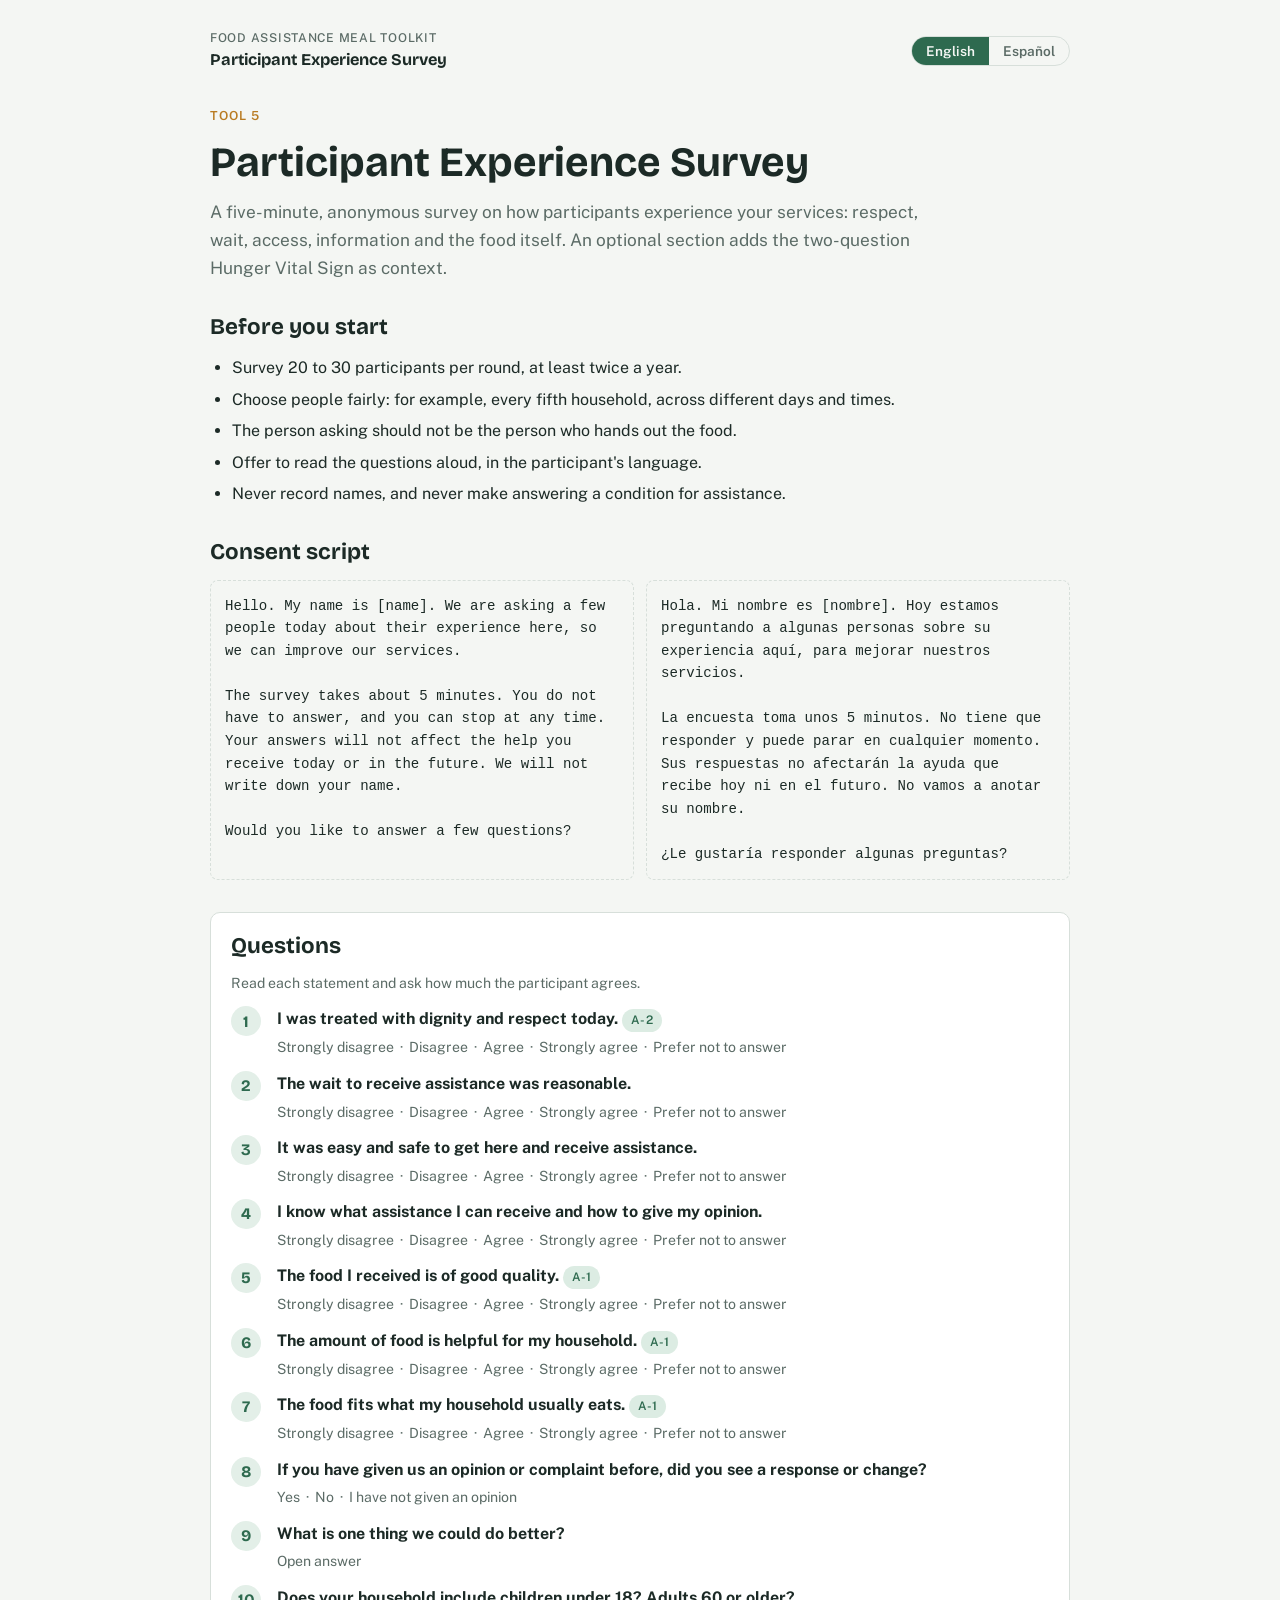
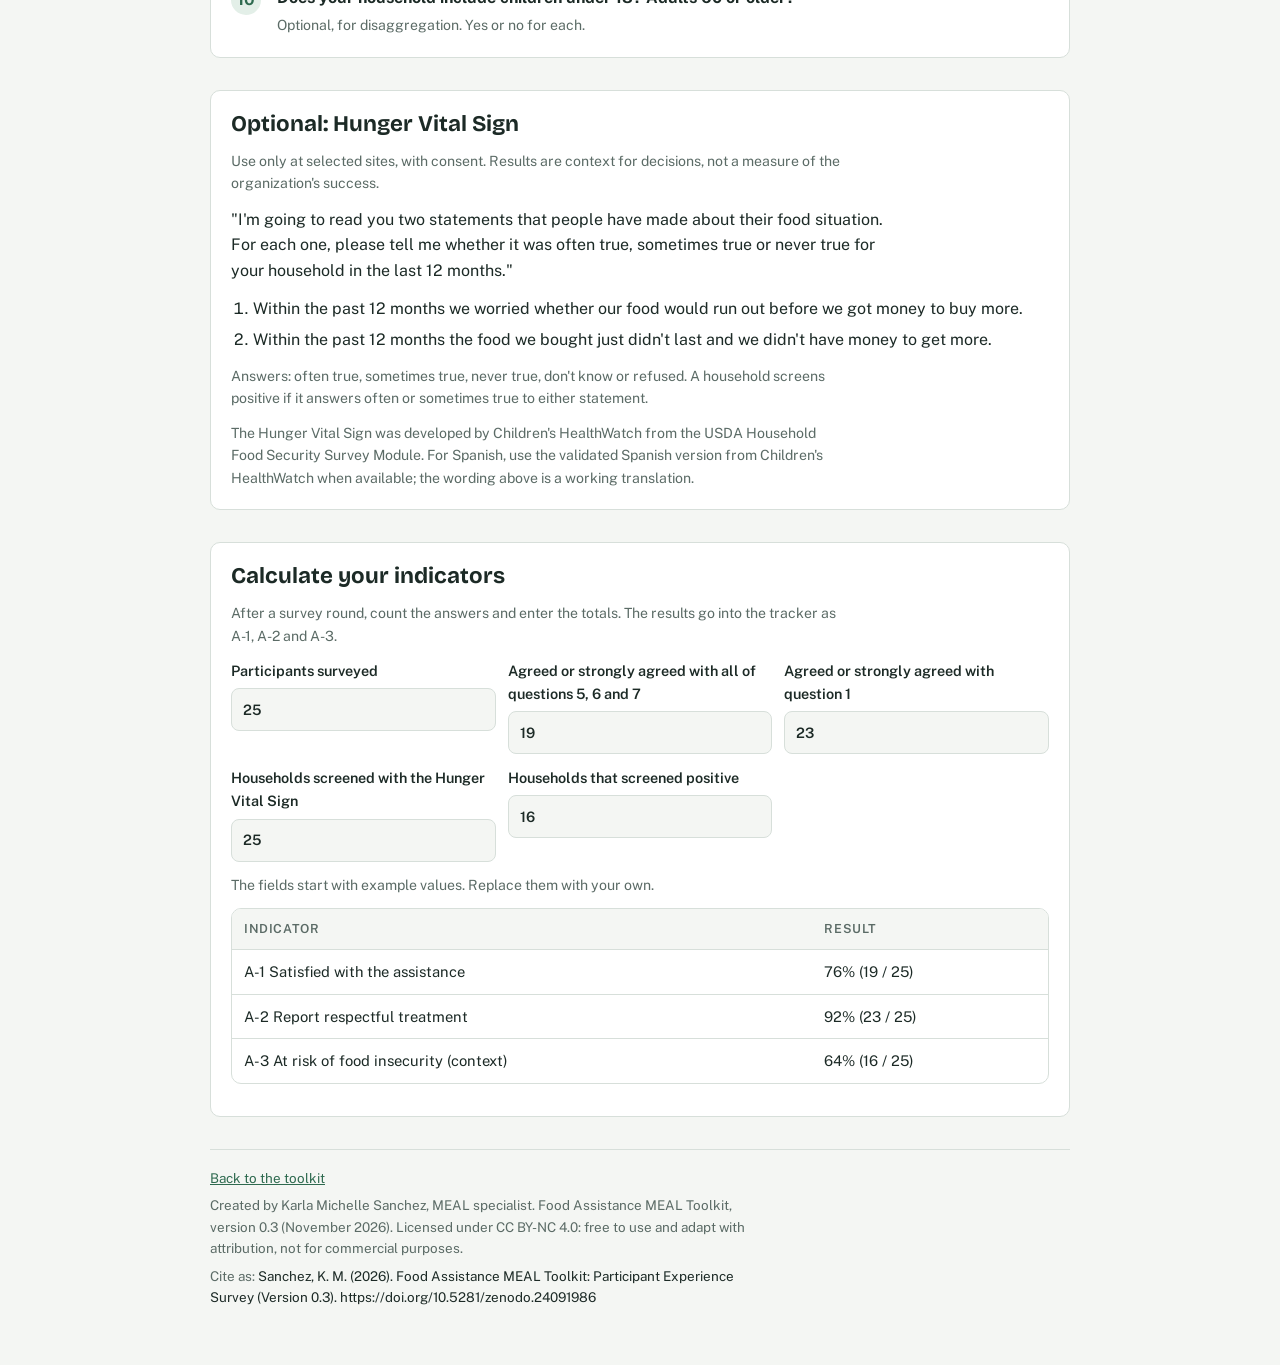
<file: survey.html>
<!doctype html>
<html lang="en" data-lang="en">
<head>
<meta charset="utf-8">
<meta name="viewport" content="width=device-width, initial-scale=1, viewport-fit=cover">
<title data-en="Participant Experience Survey" data-es="Encuesta de Experiencia de Participantes">Participant Experience Survey</title>
<meta name="author" content="Karla Michelle Sanchez">
<meta name="claude:viewport-fit-sides" content="cover">
<link rel="preconnect" href="https://fonts.googleapis.com">
<link rel="stylesheet" href="https://fonts.googleapis.com/css2?family=Bricolage+Grotesque:opsz,wght@12..96,500;12..96,700&family=Public+Sans:wght@400;500;600&display=swap">
<link rel="stylesheet" href="assets/toolkit.css">
<script src="assets/toolkit.js"></script>
</head>
<body>
<div class="wrap">
  <header class="top">
    <a class="brand" href="index.html"><small>Food Assistance MEAL Toolkit</small><span class="en">Participant Experience Survey</span><span class="es">Encuesta de Experiencia de Participantes</span></a>
    <div class="lang" role="group" aria-label="Language">
      <button id="lang-en" type="button">English</button>
      <button id="lang-es" type="button">Español</button>
    </div>
  </header>
  <main style="display:flex;flex-direction:column;gap:32px">

<div class="hero">
  <p class="eyebrow"><span class="en">Tool 5</span><span class="es">Herramienta 5</span></p>
  <h1><span class="en">Participant Experience Survey</span><span class="es">Encuesta de Experiencia de Participantes</span></h1>
  <p class="lede"><span class="en">A five-minute, anonymous survey on how participants experience your services: respect, wait, access, information and the food itself. An optional section adds the two-question Hunger Vital Sign as context.</span><span class="es">Una encuesta anónima de cinco minutos sobre cómo viven los participantes sus servicios: trato, espera, acceso, información y los alimentos. Una sección opcional agrega las dos preguntas del Hunger Vital Sign como contexto.</span></p>
</div>

<section>
  <h2><span class="en">Before you start</span><span class="es">Antes de empezar</span></h2>
  <ul>
    <li><span class="en">Survey 20 to 30 participants per round, at least twice a year.</span><span class="es">Encueste a 20 o 30 participantes por ronda, al menos dos veces al año.</span></li>
    <li><span class="en">Choose people fairly: for example, every fifth household, across different days and times.</span><span class="es">Elija a las personas de forma justa: por ejemplo, cada quinto hogar, en distintos días y horarios.</span></li>
    <li><span class="en">The person asking should not be the person who hands out the food.</span><span class="es">Quien pregunta no debe ser quien entrega los alimentos.</span></li>
    <li><span class="en">Offer to read the questions aloud, in the participant's language.</span><span class="es">Ofrezca leer las preguntas en voz alta, en el idioma del participante.</span></li>
    <li><span class="en">Never record names, and never make answering a condition for assistance.</span><span class="es">Nunca anote nombres y nunca condicione la asistencia a que respondan.</span></li>
  </ul>
</section>

<section>
  <h2><span class="en">Consent script</span><span class="es">Guion de consentimiento</span></h2>
  <div class="grid2"><div class="template">Hello. My name is [name]. We are asking a few people today about their experience here, so we can improve our services.

The survey takes about 5 minutes. You do not have to answer, and you can stop at any time. Your answers will not affect the help you receive today or in the future. We will not write down your name.

Would you like to answer a few questions?</div><div class="template">Hola. Mi nombre es [nombre]. Hoy estamos preguntando a algunas personas sobre su experiencia aquí, para mejorar nuestros servicios.

La encuesta toma unos 5 minutos. No tiene que responder y puede parar en cualquier momento. Sus respuestas no afectarán la ayuda que recibe hoy ni en el futuro. No vamos a anotar su nombre.

¿Le gustaría responder algunas preguntas?</div></div>
</section>

<section class="panel">
  <h2><span class="en">Questions</span><span class="es">Preguntas</span></h2>
  <p class="note"><span class="en">Read each statement and ask how much the participant agrees.</span><span class="es">Lea cada afirmación y pregunte qué tan de acuerdo está el participante.</span></p>
  <ol class="steps"><li><div><p><strong><span class="en">I was treated with dignity and respect today.</span><span class="es">Hoy me trataron con dignidad y respeto.</span></strong> <span class="chip a">A-2</span></p><p class="note"><span class="en">Strongly disagree &nbsp;·&nbsp; Disagree &nbsp;·&nbsp; Agree &nbsp;·&nbsp; Strongly agree &nbsp;·&nbsp; Prefer not to answer</span><span class="es">Muy en desacuerdo &nbsp;·&nbsp; En desacuerdo &nbsp;·&nbsp; De acuerdo &nbsp;·&nbsp; Muy de acuerdo &nbsp;·&nbsp; Prefiero no responder</span></p></div></li><li><div><p><strong><span class="en">The wait to receive assistance was reasonable.</span><span class="es">El tiempo de espera para recibir la asistencia fue razonable.</span></strong></p><p class="note"><span class="en">Strongly disagree &nbsp;·&nbsp; Disagree &nbsp;·&nbsp; Agree &nbsp;·&nbsp; Strongly agree &nbsp;·&nbsp; Prefer not to answer</span><span class="es">Muy en desacuerdo &nbsp;·&nbsp; En desacuerdo &nbsp;·&nbsp; De acuerdo &nbsp;·&nbsp; Muy de acuerdo &nbsp;·&nbsp; Prefiero no responder</span></p></div></li><li><div><p><strong><span class="en">It was easy and safe to get here and receive assistance.</span><span class="es">Fue fácil y seguro llegar aquí y recibir la asistencia.</span></strong></p><p class="note"><span class="en">Strongly disagree &nbsp;·&nbsp; Disagree &nbsp;·&nbsp; Agree &nbsp;·&nbsp; Strongly agree &nbsp;·&nbsp; Prefer not to answer</span><span class="es">Muy en desacuerdo &nbsp;·&nbsp; En desacuerdo &nbsp;·&nbsp; De acuerdo &nbsp;·&nbsp; Muy de acuerdo &nbsp;·&nbsp; Prefiero no responder</span></p></div></li><li><div><p><strong><span class="en">I know what assistance I can receive and how to give my opinion.</span><span class="es">Sé qué asistencia puedo recibir y cómo dar mi opinión.</span></strong></p><p class="note"><span class="en">Strongly disagree &nbsp;·&nbsp; Disagree &nbsp;·&nbsp; Agree &nbsp;·&nbsp; Strongly agree &nbsp;·&nbsp; Prefer not to answer</span><span class="es">Muy en desacuerdo &nbsp;·&nbsp; En desacuerdo &nbsp;·&nbsp; De acuerdo &nbsp;·&nbsp; Muy de acuerdo &nbsp;·&nbsp; Prefiero no responder</span></p></div></li><li><div><p><strong><span class="en">The food I received is of good quality.</span><span class="es">Los alimentos que recibí son de buena calidad.</span></strong> <span class="chip a">A-1</span></p><p class="note"><span class="en">Strongly disagree &nbsp;·&nbsp; Disagree &nbsp;·&nbsp; Agree &nbsp;·&nbsp; Strongly agree &nbsp;·&nbsp; Prefer not to answer</span><span class="es">Muy en desacuerdo &nbsp;·&nbsp; En desacuerdo &nbsp;·&nbsp; De acuerdo &nbsp;·&nbsp; Muy de acuerdo &nbsp;·&nbsp; Prefiero no responder</span></p></div></li><li><div><p><strong><span class="en">The amount of food is helpful for my household.</span><span class="es">La cantidad de alimentos ayuda a mi hogar.</span></strong> <span class="chip a">A-1</span></p><p class="note"><span class="en">Strongly disagree &nbsp;·&nbsp; Disagree &nbsp;·&nbsp; Agree &nbsp;·&nbsp; Strongly agree &nbsp;·&nbsp; Prefer not to answer</span><span class="es">Muy en desacuerdo &nbsp;·&nbsp; En desacuerdo &nbsp;·&nbsp; De acuerdo &nbsp;·&nbsp; Muy de acuerdo &nbsp;·&nbsp; Prefiero no responder</span></p></div></li><li><div><p><strong><span class="en">The food fits what my household usually eats.</span><span class="es">Los alimentos corresponden a lo que mi hogar acostumbra comer.</span></strong> <span class="chip a">A-1</span></p><p class="note"><span class="en">Strongly disagree &nbsp;·&nbsp; Disagree &nbsp;·&nbsp; Agree &nbsp;·&nbsp; Strongly agree &nbsp;·&nbsp; Prefer not to answer</span><span class="es">Muy en desacuerdo &nbsp;·&nbsp; En desacuerdo &nbsp;·&nbsp; De acuerdo &nbsp;·&nbsp; Muy de acuerdo &nbsp;·&nbsp; Prefiero no responder</span></p></div></li>
    <li><div><p><strong><span class="en">If you have given us an opinion or complaint before, did you see a response or change?</span><span class="es">Si nos dio una opinión o queja antes, ¿vio alguna respuesta o cambio?</span></strong></p><p class="note"><span class="en">Yes &nbsp;·&nbsp; No &nbsp;·&nbsp; I have not given an opinion</span><span class="es">Sí &nbsp;·&nbsp; No &nbsp;·&nbsp; No he dado mi opinión</span></p></div></li>
    <li><div><p><strong><span class="en">What is one thing we could do better?</span><span class="es">¿Qué es una cosa que podríamos mejorar?</span></strong></p><p class="note"><span class="en">Open answer</span><span class="es">Respuesta abierta</span></p></div></li>
    <li><div><p><strong><span class="en">Does your household include children under 18? Adults 60 or older?</span><span class="es">¿Su hogar incluye niños menores de 18 años? ¿Adultos de 60 años o más?</span></strong></p><p class="note"><span class="en">Optional, for disaggregation. Yes or no for each.</span><span class="es">Opcional, para desagregar. Sí o no para cada una.</span></p></div></li>
  </ol>
</section>

<section class="panel">
  <h2><span class="en">Optional: Hunger Vital Sign</span><span class="es">Opcional: Hunger Vital Sign</span></h2>
  <p class="note"><span class="en">Use only at selected sites, with consent. Results are context for decisions, not a measure of the organization's success.</span><span class="es">Úselo solo en sitios seleccionados, con consentimiento. Los resultados son contexto para decidir, no una medida del éxito de la organización.</span></p>
  <p><span class="en">"I'm going to read you two statements that people have made about their food situation. For each one, please tell me whether it was often true, sometimes true or never true for your household in the last 12 months."</span><span class="es">"Le voy a leer dos afirmaciones que algunas personas han hecho sobre su situación de alimentación. Para cada una, dígame si fue cierto con frecuencia, a veces o nunca para su hogar en los últimos 12 meses."</span></p>
  <ol>
    <li><span class="en">Within the past 12 months we worried whether our food would run out before we got money to buy more.</span><span class="es">En los últimos 12 meses, nos preocupó que la comida se acabara antes de tener dinero para comprar más.</span></li>
    <li><span class="en">Within the past 12 months the food we bought just didn't last and we didn't have money to get more.</span><span class="es">En los últimos 12 meses, la comida que compramos no alcanzó y no teníamos dinero para comprar más.</span></li>
  </ol>
  <p class="note"><span class="en">Answers: often true, sometimes true, never true, don't know or refused. A household screens positive if it answers often or sometimes true to either statement.</span><span class="es">Respuestas: con frecuencia es cierto, a veces es cierto, nunca es cierto, no sabe o no responde. Un hogar resulta positivo si responde con frecuencia o a veces a cualquiera de las dos.</span></p>
  <p class="note"><span class="en">The Hunger Vital Sign was developed by Children's HealthWatch from the USDA Household Food Security Survey Module. For Spanish, use the validated Spanish version from Children's HealthWatch when available; the wording above is a working translation.</span><span class="es">El Hunger Vital Sign fue desarrollado por Children's HealthWatch a partir del módulo de seguridad alimentaria del hogar de USDA. Para español, use la versión validada de Children's HealthWatch cuando esté disponible; la redacción de arriba es una traducción de trabajo.</span></p>
</section>

<section class="panel no-print">
  <h2><span class="en">Calculate your indicators</span><span class="es">Calcule sus indicadores</span></h2>
  <p class="note"><span class="en">After a survey round, count the answers and enter the totals. The results go into the tracker as A-1, A-2 and A-3.</span><span class="es">Después de una ronda, cuente las respuestas e ingrese los totales. Los resultados van al registro como A-1, A-2 y A-3.</span></p>
  <div class="grid2">
    <label class="f" for="s_n"><span class="en">Participants surveyed</span><span class="es">Participantes encuestados</span><input type="number" id="s_n" min="0" value="25"></label>
    <label class="f" for="s_a1"><span class="en">Agreed or strongly agreed with all of questions 5, 6 and 7</span><span class="es">De acuerdo o muy de acuerdo con las preguntas 5, 6 y 7</span><input type="number" id="s_a1" min="0" value="19"></label>
    <label class="f" for="s_a2"><span class="en">Agreed or strongly agreed with question 1</span><span class="es">De acuerdo o muy de acuerdo con la pregunta 1</span><input type="number" id="s_a2" min="0" value="23"></label>
    <label class="f" for="s_hd"><span class="en">Households screened with the Hunger Vital Sign</span><span class="es">Hogares evaluados con el Hunger Vital Sign</span><input type="number" id="s_hd" min="0" value="25"></label>
    <label class="f" for="s_hn"><span class="en">Households that screened positive</span><span class="es">Hogares con resultado positivo</span><input type="number" id="s_hn" min="0" value="16"></label>
  </div>
  <p class="note"><span class="en">The fields start with example values. Replace them with your own.</span><span class="es">Los campos tienen valores de ejemplo. Reemplácelos con los suyos.</span></p>
  <div class="tablewrap"><table><thead><tr><th><span class="en">Indicator</span><span class="es">Indicador</span></th><th><span class="en">Result</span><span class="es">Resultado</span></th></tr></thead>
  <tbody>
    <tr><td><span class="en">A-1 Satisfied with the assistance</span><span class="es">A-1 Satisfechos con la asistencia</span></td><td id="r1"></td></tr>
    <tr><td><span class="en">A-2 Report respectful treatment</span><span class="es">A-2 Reportan trato respetuoso</span></td><td id="r2"></td></tr>
    <tr><td><span class="en">A-3 At risk of food insecurity (context)</span><span class="es">A-3 En riesgo de inseguridad alimentaria (contexto)</span></td><td id="r3"></td></tr>
  </tbody></table></div>
  <p class="note" id="warn" role="status"></p>
</section>

  </main>
  <footer>
    <p><span class="en"><a href="index.html">Back to the toolkit</a></span><span class="es"><a href="index.html">Volver al toolkit</a></span></p>
    <p><span class="en">Created by Karla Michelle Sanchez, MEAL specialist. Food Assistance MEAL Toolkit, version 0.3 (November 2026). Licensed under CC BY-NC 4.0: free to use and adapt with attribution, not for commercial purposes.</span><span class="es">Creado por Karla Michelle Sanchez, especialista MEAL. Food Assistance MEAL Toolkit, versión 0.3 (noviembre 2026). Licencia CC BY-NC 4.0: puede usarse y adaptarse citando a la autora, sin fines comerciales.</span></p>
    <p><span class="en">Cite as:</span><span class="es">Cítese como:</span> <cite>Sanchez, K. M. (2026). Food Assistance MEAL Toolkit: Participant Experience Survey (Version 0.3). https://doi.org/10.5281/zenodo.24091986</cite></p>
  </footer>
</div>
<script>
function g(id){var x=parseFloat(document.getElementById(id).value);return isNaN(x)?null:x;}
function p(a,d){return (a===null||!d)?"":Math.round(a/d*100)+"% ("+a+" / "+d+")";}
function calc(){
  var n=g("s_n"),hd=g("s_hd");
  document.getElementById("r1").textContent=p(g("s_a1"),n);
  document.getElementById("r2").textContent=p(g("s_a2"),n);
  document.getElementById("r3").textContent=p(g("s_hn"),hd);
  var bad=(g("s_a1")>n)||(g("s_a2")>n)||(g("s_hn")>hd);
  var es=window.FAM&&FAM.lang()==="es";
  document.getElementById("warn").textContent=bad?(es?"Revise: un conteo es mayor que el total de encuestados.":"Check: a count is larger than the number surveyed."):"";
}
document.addEventListener("input",calc);document.addEventListener("langchange",calc);
</script>
</body>
</html>
</file>
<file: assets/toolkit.css>
/* Food Assistance MEAL Toolkit: shared styles for guide and tool pages. Same tokens as the home page. */
:root{
  --bg:#f4f6f3; --surface:#ffffff; --fg:#1c2a26; --muted:#5b6b66; --line:#d7dfda;
  --accent:#2e6a4f; --accent-soft:#e3efe8; --grain:#b97b22;
  --t1:#c2552f; --t2:#c9952a; --t3:#2e6a4f;
  --t1-soft:#f6e1d8; --t2-soft:#f6ecd2; --t3-soft:#dcece3;
  --display:"Bricolage Grotesque", "Segoe UI", system-ui, sans-serif;
  --body:"Public Sans", "Segoe UI", system-ui, sans-serif;
}
@media (prefers-color-scheme: dark){:root:not([data-theme="light"]){
  --bg:#121a18; --surface:#1a2522; --fg:#e6ece9; --muted:#9aaba5; --line:#2c3a36;
  --accent:#6cc09a; --accent-soft:#1f352c; --grain:#e0a94e;
  --t1:#e07a55; --t2:#e2b453; --t3:#6cc09a;
  --t1-soft:#3a241c; --t2-soft:#3a3019; --t3-soft:#1f352c; color-scheme:dark }}
:root[data-theme="dark"]{
  --bg:#121a18; --surface:#1a2522; --fg:#e6ece9; --muted:#9aaba5; --line:#2c3a36;
  --accent:#6cc09a; --accent-soft:#1f352c; --grain:#e0a94e;
  --t1:#e07a55; --t2:#e2b453; --t3:#6cc09a;
  --t1-soft:#3a241c; --t2-soft:#3a3019; --t3-soft:#1f352c; color-scheme:dark }

[data-lang="es"] .en,[data-lang="en"] .es{display:none!important}
body{margin:0;background:var(--bg);color:var(--fg);font-family:var(--body);font-size:16px;line-height:1.6}
[hidden]{display:none!important}
.wrap{max-width:860px;margin:0 auto;padding-block:28px 56px;
  padding-left:max(16px, env(safe-area-inset-left, 0px));padding-right:max(16px, env(safe-area-inset-right, 0px));
  display:flex;flex-direction:column;gap:32px}
header.top{display:flex;justify-content:space-between;align-items:center;gap:12px;flex-wrap:wrap}
.brand{font-family:var(--display);font-weight:700;font-size:1.02rem;color:inherit;text-decoration:none}
.brand small{display:block;font-family:var(--body);font-weight:500;font-size:.76rem;color:var(--muted);letter-spacing:.06em;text-transform:uppercase}
.lang{display:flex;border:1px solid var(--line);border-radius:999px;overflow:hidden}
.lang button{border:0;background:transparent;color:var(--muted);padding:6px 14px;font:600 .85rem var(--body);cursor:pointer}
.lang button[aria-pressed="true"]{background:var(--accent);color:var(--bg)}
:focus-visible{outline:3px solid var(--grain);outline-offset:2px}
h1{font-family:var(--display);font-weight:700;font-size:clamp(1.9rem,5vw,2.6rem);line-height:1.1;margin:0;text-wrap:balance}
h2{font-family:var(--display);font-weight:700;font-size:1.4rem;line-height:1.2;margin:0;text-wrap:balance}
h3{font-family:var(--display);font-weight:500;font-size:1.1rem;margin:0}
p{margin:0;max-width:68ch}
ul,ol{margin:0;padding-left:22px;display:flex;flex-direction:column;gap:6px}
section{display:flex;flex-direction:column;gap:14px}
.hero{display:flex;flex-direction:column;gap:14px}
.eyebrow{font-size:.78rem;font-weight:600;letter-spacing:.08em;text-transform:uppercase;color:var(--grain)}
.lede{font-size:1.08rem;color:var(--muted)}
.note{font-size:.88rem;color:var(--muted)}
.panel{background:var(--surface);border:1px solid var(--line);border-radius:10px;padding:20px;display:flex;flex-direction:column;gap:12px;min-width:0}
.tiers{display:grid;grid-template-columns:repeat(3,minmax(0,1fr));gap:12px}
.tier{padding:16px;border-top:4px solid;border-radius:0 0 8px 8px;background:var(--surface);display:flex;flex-direction:column;gap:8px;min-width:0}
.tier.b{border-color:var(--t1)}.tier.i{border-color:var(--t2)}.tier.a{border-color:var(--t3)}
.tier ul{font-size:.93rem}
.chip{display:inline-block;font-size:.74rem;font-weight:600;letter-spacing:.04em;padding:2px 9px;border-radius:999px}
.chip.b{background:var(--t1-soft);color:var(--t1)}.chip.i{background:var(--t2-soft);color:var(--t2)}.chip.a{background:var(--t3-soft);color:var(--t3)}
.tablewrap{overflow-x:auto;border:1px solid var(--line);border-radius:10px;background:var(--surface)}
table{border-collapse:collapse;width:100%;font-size:.92rem}
th,td{text-align:left;vertical-align:top;padding:10px 12px;border-bottom:1px solid var(--line)}
th{font-size:.78rem;letter-spacing:.05em;text-transform:uppercase;color:var(--muted);font-weight:600;background:var(--bg)}
tr:last-child td{border-bottom:0}
.steps{counter-reset:s;list-style:none;padding:0;gap:12px}
.steps li{counter-increment:s;display:grid;grid-template-columns:34px 1fr;gap:12px;align-items:start}
.steps li::before{content:counter(s);font-family:var(--display);font-weight:700;width:30px;height:30px;border-radius:50%;background:var(--accent-soft);color:var(--accent);display:flex;align-items:center;justify-content:center}
.steps li>div{display:flex;flex-direction:column;gap:4px;min-width:0}
.template{font-family:ui-monospace,"SFMono-Regular",Consolas,monospace;font-size:.88rem;background:var(--bg);border:1px dashed var(--line);border-radius:8px;padding:14px;white-space:pre-wrap;overflow-wrap:anywhere}
.btn{font:600 .95rem var(--body);padding:10px 18px;border-radius:8px;border:1px solid var(--accent);cursor:pointer;background:var(--accent);color:var(--bg);text-decoration:none;display:inline-block}
.btn.ghost{background:transparent;color:var(--accent)}
.actions{display:flex;gap:10px;flex-wrap:wrap;align-items:center}
.callout{border-left:4px solid var(--grain);background:var(--surface);padding:14px 16px;border-radius:0 8px 8px 0;display:flex;flex-direction:column;gap:6px}
a{color:var(--accent)}
footer{font-size:.84rem;color:var(--muted);display:flex;flex-direction:column;gap:6px;border-top:1px solid var(--line);padding-top:18px}
cite{font-style:normal;user-select:all;color:var(--fg)}
input[type=number],input[type=text],select,textarea{font:inherit;padding:9px 11px;border:1px solid var(--line);border-radius:8px;background:var(--bg);color:var(--fg);min-width:0;max-width:100%}
label.f{display:flex;flex-direction:column;gap:6px;font-size:.9rem;font-weight:600;min-width:0}
.grid2{display:grid;grid-template-columns:repeat(auto-fit,minmax(220px,1fr));gap:12px}
@media (max-width:640px){.tiers{grid-template-columns:1fr}}
@media print{.lang,.no-print,header.top .lang{display:none!important} body{background:#fff;color:#000} .panel,.tablewrap{border-color:#999} .wrap{max-width:none}}
</file>
